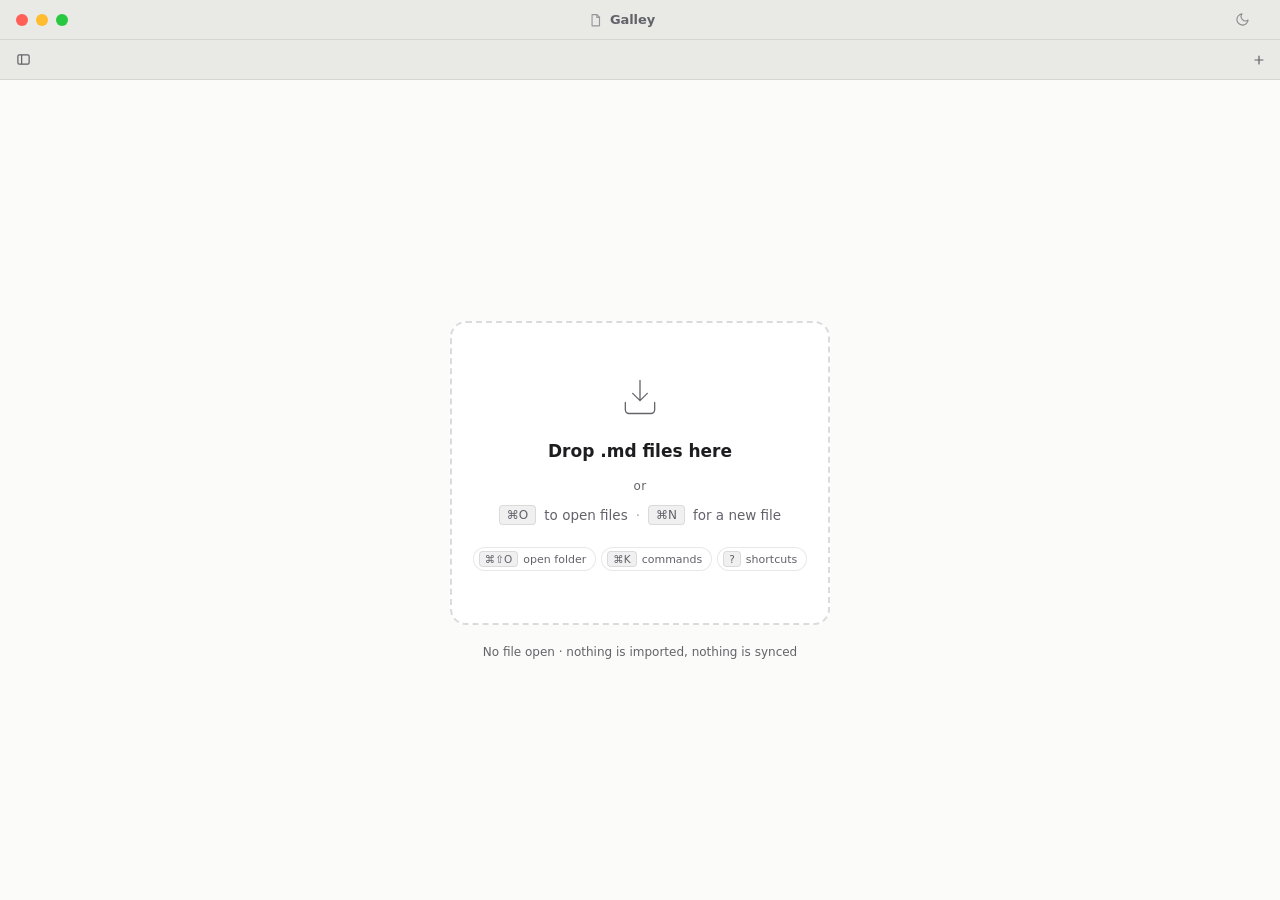
<file: app/index.html>
<!doctype html>
<html lang="en">
<head>
  <meta charset="UTF-8">
  <meta name="viewport" content="width=device-width, initial-scale=1.0">
  <meta name="color-scheme" content="light dark">
  <title>Galley</title>
  <link rel="icon" href="data:image/svg+xml,%3Csvg xmlns='http://www.w3.org/2000/svg' viewBox='0 0 16 16'%3E%3Crect width='16' height='16' rx='3' fill='%232d68d8'/%3E%3Cpath d='M4.5 5h7M4.5 8h7M4.5 11h4.5' stroke='white' stroke-width='1.3' stroke-linecap='round'/%3E%3C/svg%3E">
  <link rel="stylesheet" href="css/tv-tokens.css">
  <link rel="stylesheet" href="css/tv-app.css">
  <link rel="stylesheet" href="css/tv-tauri.css">
  <link rel="stylesheet" href="css/tv-print.css">
  <style>
    html, body, #tv-root {
      height: 100%;
      margin: 0;
      padding: 0;
      overflow: hidden;
    }
    #tv-root {
      width: 100%;
      position: relative;
    }
    /* ── Minimal fallback styles for new elements (dev-design owns full CSS) ── */

    /* C-37: .tv-titlebtn / .tv-theme-toggle removed from here — this inline
       block loads AFTER tv-app.css and silently won every tie (the ISS-002
       cascade gotcha, CLAUDE.md), so its opacity:0.4 was overriding
       tv-app.css's carefully-tuned opacity:.72 (UV-06, tuned to pass WCAG
       1.4.11 non-text contrast). tv-app.css now owns the component
       entirely, .tv-theme-toggle's line-height:1 included. */

    /* F-07: Find bar — full styling lives in tv-app.css (.tv-find et al.).
       ISS-002: the old inline fallback below set `bottom: 12px` and loaded
       AFTER tv-app.css, so it won the cascade and — combined with tv-app.css's
       `top` — stretched the bar to full viewport height. Removed so the
       canonical top-anchored, compact .tv-find in tv-app.css wins. */

    /* C-13: the duplicate find-mark rules that used to live here are gone —
       same ISS-002 cascade problem (this block loads after tv-app.css and
       wins ties), and they fought tv-app.css's `.md mark[data-find].current`
       rule instead of matching it. tv-app.css owns .md mark[data-find] now. */

    /* F-02: Recent sidebar section */
    .tv-side-recent { opacity: 0.75; }
    .tv-side-recent:hover { opacity: 1; }
    .tv-side-recent-label { font-size: 10px; opacity: 0.5; text-transform: uppercase; letter-spacing: .04em; }

    /* U-09: Empty state recent files */
    .tv-empty-recent {
      margin-top: 16px;
      width: 100%;
      max-width: 400px;
    }
    .tv-recent-row {
      display: flex;
      flex-direction: column;
      padding: 6px 10px;
      border-radius: 6px;
      cursor: pointer;
      gap: 1px;
    }
    .tv-recent-row:hover { background: var(--tv-bg-hover, rgba(0,0,0,.05)); }
    .tv-recent-name { font-size: 13px; font-weight: 500; }
    .tv-recent-path { font-size: 10px; opacity: 0.5; overflow: hidden; text-overflow: ellipsis; white-space: nowrap; }
  </style>
</head>
<body>
  <div id="tv-root"></div>

  <!-- D-02: #tv-controls persistent pill removed. Theme and accent switching
       is available via the command palette (⌘K → "Commands" group).
       dependency order: icons → docs → markdown → feature modules → app → native bridge -->
  <script src="js/tv-icons.js"></script>
  <script src="js/tv-docs.js"></script>
  <script src="js/vendor/marked.umd.js"></script>
  <script src="js/vendor/purify.min.js"></script>
  <script src="js/tv-markdown.js"></script>
  <script src="js/tv-imgfix.js"></script>
  <script src="js/tv-edit.js"></script>
  <script src="js/tv-pathfind.js"></script>
  <script src="js/tv-palette.js"></script>
  <script src="js/tv-search.js"></script>
  <script src="js/tv-files.js"></script>
  <script src="js/tv-live.js"></script>
  <script src="js/tv-tree.js"></script>
  <script src="js/tv-swipe.js"></script>
  <script src="js/tv-motion.js"></script>
  <script src="js/tv-docmenu.js"></script>
  <script src="js/tv-app.js"></script>
  <script src="js/tv-progress.js"></script>
  <script src="js/tv-native.js"></script>
</body>
</html>
</file>
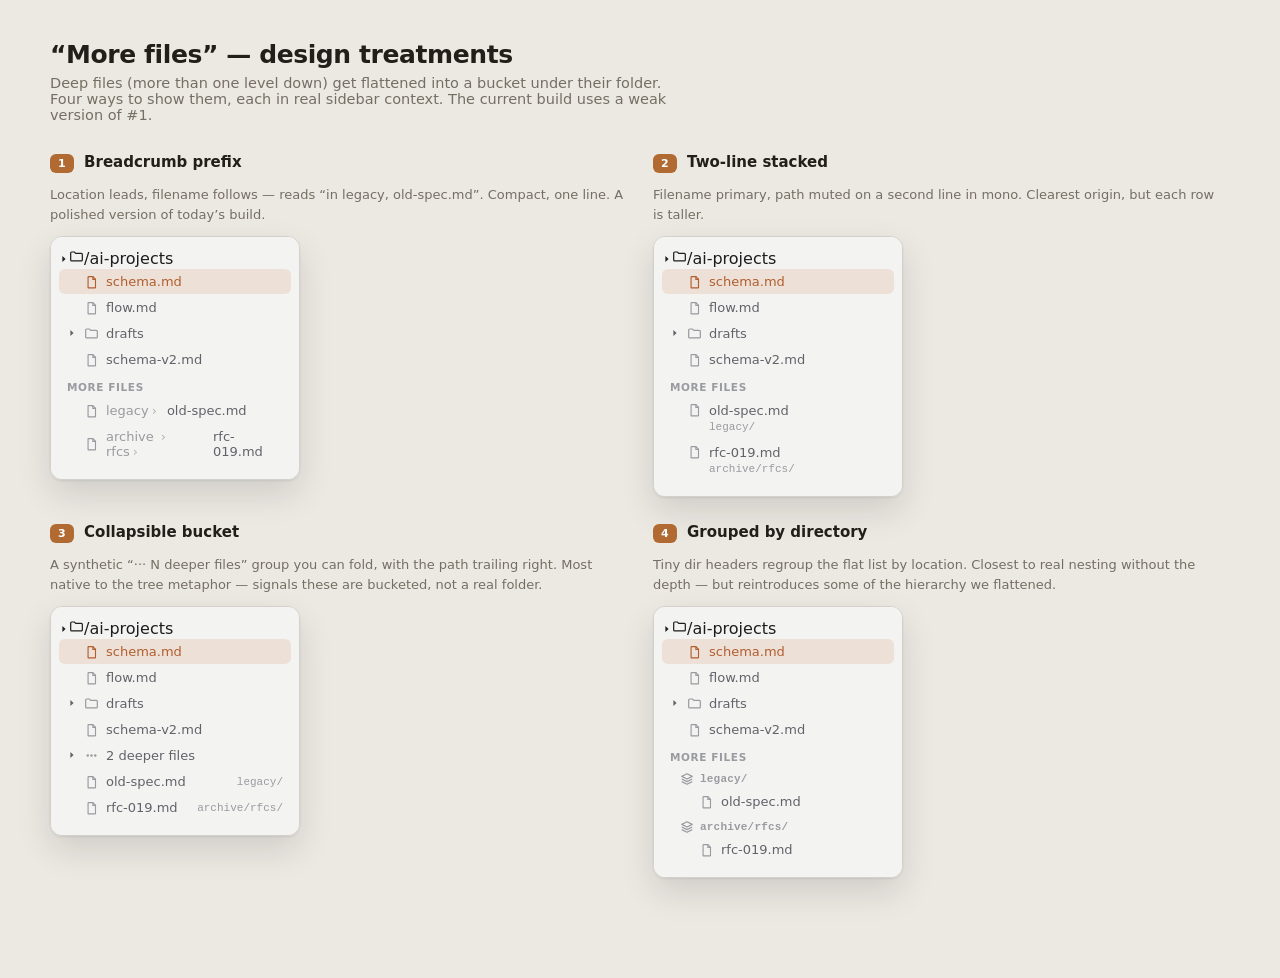
<file: design-bundle/project/tiny-viewer More Files Options.html>
<!doctype html>
<html lang="en">
<head>
<meta charset="utf-8">
<meta name="viewport" content="width=device-width, initial-scale=1">
<meta name="color-scheme" content="light dark">
<title>tiny-viewer — "More files" treatments</title>
<link rel="stylesheet" href="tiny-viewer/tv-tokens.css">
<link rel="stylesheet" href="tiny-viewer/tv-app.css">
<style>
  html, body { margin: 0; background: #ece9e3 !important; color-scheme: light dark; }
  .page { max-width: 1180px; margin: 0 auto; padding: 40px 32px 100px; font-family: -apple-system, BlinkMacSystemFont, "Segoe UI", system-ui, sans-serif; }
  .page h1 { font-size: 25px; letter-spacing: -.4px; margin: 0 0 6px; color: #221f1a !important; }
  .page .sub { font-size: 14.5px; color: #756e63 !important; margin: 0 0 30px; max-width: 640px; text-wrap: pretty; }
  .grid { display: grid; grid-template-columns: repeat(2, 1fr); gap: 26px; }
  @media (max-width: 920px){ .grid { grid-template-columns: 1fr; } }
  .opt { display: flex; flex-direction: column; gap: 12px; }
  .opt-head { display: flex; align-items: baseline; gap: 10px; }
  .opt-tag { font-size: 11px; font-weight: 700; letter-spacing: .4px; color: #fff !important; background: #b06a32 !important; border-radius: 6px; padding: 3px 8px; }
  .opt-name { font-size: 15px; font-weight: 650; color: #221f1a !important; }
  .opt-note { font-size: 13px; color: #756e63 !important; margin: 0; line-height: 1.5; text-wrap: pretty; }
  /* render each mini sidebar as a real chunk of the app */
  .mini {
    width: 248px; border: 1px solid rgba(0,0,0,.1); border-radius: 12px; overflow: hidden;
    box-shadow: 0 1px 2px rgba(0,0,0,.08), 0 14px 34px rgba(0,0,0,.12);
  }
  .mini .tv-sidebar { width: 248px; height: auto; border-right: 0; }
  .mini .tv-side-scroll { overflow: visible; padding-bottom: 14px; }

  /* ════ shared deep-file primitives the treatments draw on ════ */
  /* T1 — breadcrumb prefix */
  .mf1-crumb { color: var(--tv-text-muted) !important; }
  .mf1-crumb .sep { margin: 0 3px; opacity: .7; }
  .mf1-name { color: var(--tv-text-secondary) !important; }
  .tv-tree-row.active .mf1-name, .tv-tree-row.active .mf1-crumb { color: var(--tv-accent-text) !important; }

  /* T2 — two-line stacked */
  .mf2-row { align-items: flex-start !important; }
  .mf2-stack { display: flex; flex-direction: column; gap: 1px; min-width: 0; }
  .mf2-name { color: var(--tv-text-secondary) !important; line-height: 1.3; }
  .mf2-path { font-size: 11px; color: var(--tv-text-muted) !important; line-height: 1.2; font-family: var(--tv-font-mono); }

  /* T3 — collapsible synthetic bucket */
  .mf3-head { font-style: normal; }
  .mf3-head .ic-ell { color: var(--tv-text-muted); display: inline-flex; }
  .mf3-trail { margin-left: auto; font-size: 11px; color: var(--tv-text-muted) !important; font-family: var(--tv-font-mono); flex: 0 0 auto; padding-left: 8px; }
  .tv-tree-row.active .mf3-trail { color: var(--tv-accent-text) !important; opacity: .8; }

  /* T4 — grouped by directory, lightweight */
  .mf4-dir {
    display: flex; align-items: center; gap: 6px; padding: 5px 8px 2px 18px;
    font-size: 11px; font-weight: 600; letter-spacing: .2px; color: var(--tv-text-muted) !important;
    font-family: var(--tv-font-mono);
  }
  .mf4-dir .ic { opacity: .8; display: inline-flex; }
  .tv-tree-row.file.mf4-file { padding-left: 38px; }
</style>
</head>
<body>
<div class="page">
  <h1>“More files” — design treatments</h1>
  <p class="sub">Deep files (more than one level down) get flattened into a bucket under their folder. Four ways to show them, each in real sidebar context. The current build uses a weak version of #1.</p>
  <div class="grid" id="grid"></div>
</div>

<script src="tiny-viewer/tv-markdown.js"></script>
<script>
const ICON = {
  folder: '<svg width="15" height="15" viewBox="0 0 16 16" fill="none" stroke="currentColor" stroke-width="1.3"><path d="M1.8 4.2c0-.6.4-1 1-1h3l1.4 1.4h6c.6 0 1 .4 1 1v6c0 .6-.4 1-1 1H2.8c-.6 0-1-.4-1-1V4.2Z"/></svg>',
  doc: '<svg width="14" height="14" viewBox="0 0 16 16" fill="none" stroke="currentColor" stroke-width="1.3"><path d="M4 1.8h5l3 3v9.4c0 .3-.2.5-.5.5H4c-.3 0-.5-.2-.5-.5V2.3c0-.3.2-.5.5-.5Z"/><path d="M9 1.8v3.2h3"/></svg>',
  chev: '<svg width="10" height="10" viewBox="0 0 10 10" fill="currentColor"><path d="M3.4 2 6.6 5 3.4 8z"/></svg>',
  ellipsis: '<svg width="15" height="15" viewBox="0 0 16 16" fill="currentColor"><circle cx="4" cy="8" r="1.3"/><circle cx="8" cy="8" r="1.3"/><circle cx="12" cy="8" r="1.3"/></svg>',
  layers: '<svg width="14" height="14" viewBox="0 0 16 16" fill="none" stroke="currentColor" stroke-width="1.3" stroke-linejoin="round"><path d="M8 2 2 5l6 3 6-3-6-3Z"/><path d="m2 8 6 3 6-3M2 11l6 3 6-3"/></svg>',
};

// the shared top of every mini sidebar (folder head + a couple files + a real subfolder)
function commonTop() {
  return (
    '<div class="tv-folder-head"><span class="tv-chev open">' + ICON.chev + '</span>' + ic(ICON.folder) + '<span class="fname">/ai-projects</span></div>' +
    '<div class="tv-folder-body">' +
      row('schema.md', { active: true }) +
      row('flow.md') +
      '<div class="tv-tree-row subfolder"><span class="tv-chev open">' + ICON.chev + '</span>' + ic(ICON.folder) + '<span>drafts</span></div>' +
      row('schema-v2.md', { nested: true })
  );
}
function ic(d, cls) { return '<span class="ic ' + (cls || '') + '">' + d + '</span>'; }
function row(name, o) {
  o = o || {};
  return '<div class="tv-tree-row file' + (o.active ? ' active' : '') + (o.nested ? ' nested' : '') + '">' +
    ic(ICON.doc) + '<span class="tname">' + name + '</span></div>';
}
function shell(inner) {
  return '<div class="mini"><aside class="tv tv--light tv--accent-warm tv-sidebar"><div class="tv-side-scroll">' +
    commonTop() + inner + '</div></aside></div>';
}

const DEEP = [
  { name: 'old-spec.md', dir: 'legacy', crumb: 'legacy' },
  { name: 'rfc-019.md', dir: 'archive/rfcs', crumb: 'archive › rfcs' },
];

// ── Treatment 1: breadcrumb prefix (location leads, then file) ──
function t1() {
  let s = '<div class="tv-side-label more">More files</div>';
  DEEP.forEach(function (d) {
    s += '<div class="tv-tree-row file"><span class="ic">' + ICON.doc + '</span>' +
      '<span class="mf1-crumb">' + d.crumb.replace(/›/g, '<span class="sep">›</span>') + '<span class="sep">›</span></span>' +
      '<span class="mf1-name">' + d.name + '</span></div>';
  });
  return s + '</div>';
}

// ── Treatment 2: two-line stacked (file primary, path beneath) ──
function t2() {
  let s = '<div class="tv-side-label more">More files</div>';
  DEEP.forEach(function (d) {
    s += '<div class="tv-tree-row file mf2-row"><span class="ic">' + ICON.doc + '</span>' +
      '<span class="mf2-stack"><span class="mf2-name">' + d.name + '</span>' +
      '<span class="mf2-path">' + d.dir + '/</span></span></div>';
  });
  return s + '</div>';
}

// ── Treatment 3: collapsible synthetic bucket, trailing path ──
function t3() {
  let s = '<div class="tv-tree-row subfolder mf3-head"><span class="tv-chev open">' + ICON.chev + '</span>' +
    '<span class="ic-ell">' + ICON.ellipsis + '</span><span>' + DEEP.length + ' deeper files</span></div>';
  DEEP.forEach(function (d) {
    s += '<div class="tv-tree-row file nested"><span class="ic">' + ICON.doc + '</span>' +
      '<span class="tname">' + d.name + '</span><span class="mf3-trail">' + d.dir + '/</span></div>';
  });
  return s + '</div>';
}

// ── Treatment 4: grouped under lightweight dir headers ──
function t4() {
  let s = '<div class="tv-side-label more">More files</div>';
  DEEP.forEach(function (d) {
    s += '<div class="mf4-dir">' + ICON.layers + d.dir + '/</div>' +
      '<div class="tv-tree-row file mf4-file"><span class="ic">' + ICON.doc + '</span><span class="tname">' + d.name + '</span></div>';
  });
  return s + '</div>';
}

const OPTS = [
  { tag: '1', name: 'Breadcrumb prefix', note: 'Location leads, filename follows — reads “in legacy, old-spec.md”. Compact, one line. A polished version of today’s build.', build: t1 },
  { tag: '2', name: 'Two-line stacked', note: 'Filename primary, path muted on a second line in mono. Clearest origin, but each row is taller.', build: t2 },
  { tag: '3', name: 'Collapsible bucket', note: 'A synthetic “··· N deeper files” group you can fold, with the path trailing right. Most native to the tree metaphor — signals these are bucketed, not a real folder.', build: t3 },
  { tag: '4', name: 'Grouped by directory', note: 'Tiny dir headers regroup the flat list by location. Closest to real nesting without the depth — but reintroduces some of the hierarchy we flattened.', build: t4 },
];

const grid = document.getElementById('grid');
OPTS.forEach(function (o) {
  const el = document.createElement('div');
  el.className = 'opt';
  el.innerHTML =
    '<div class="opt-head"><span class="opt-tag">' + o.tag + '</span><span class="opt-name">' + o.name + '</span></div>' +
    '<p class="opt-note">' + o.note + '</p>' +
    shell(o.build());
  grid.appendChild(el);
});
</script>
</body>
</html>
</file>
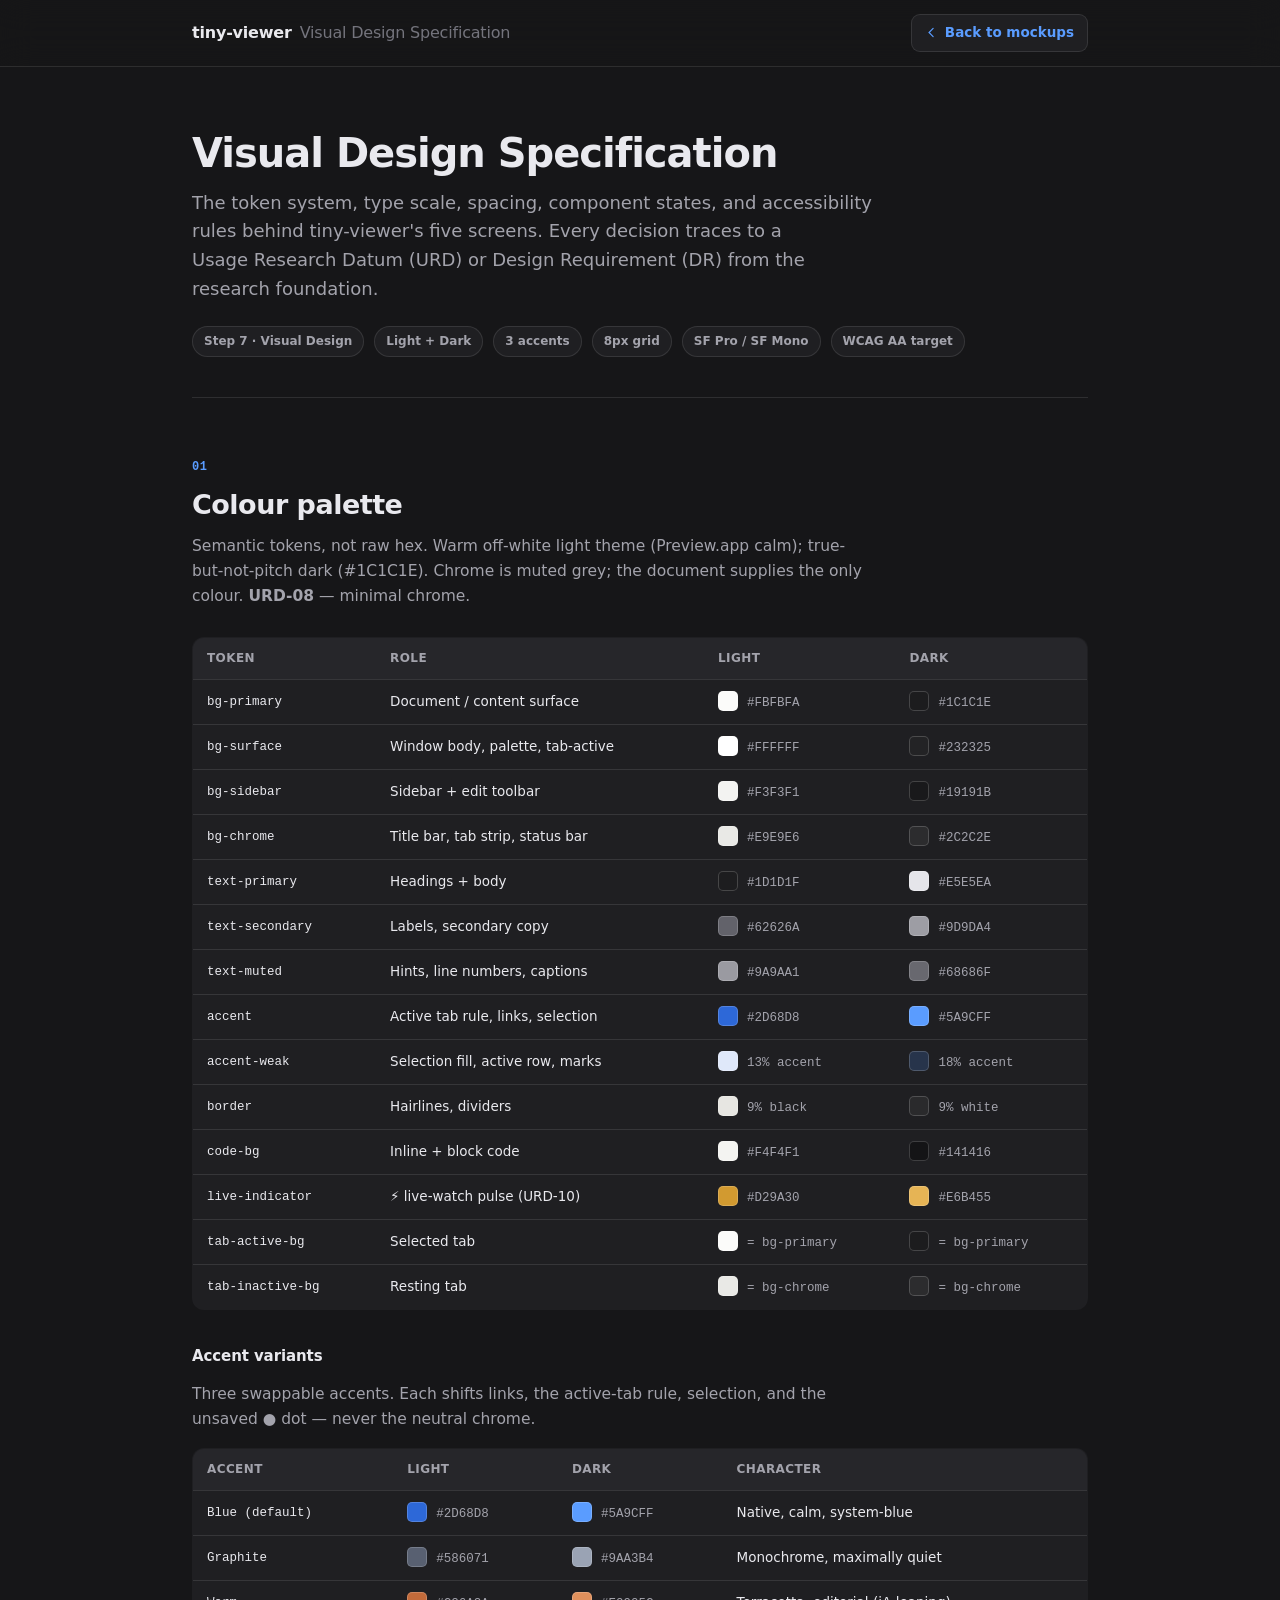
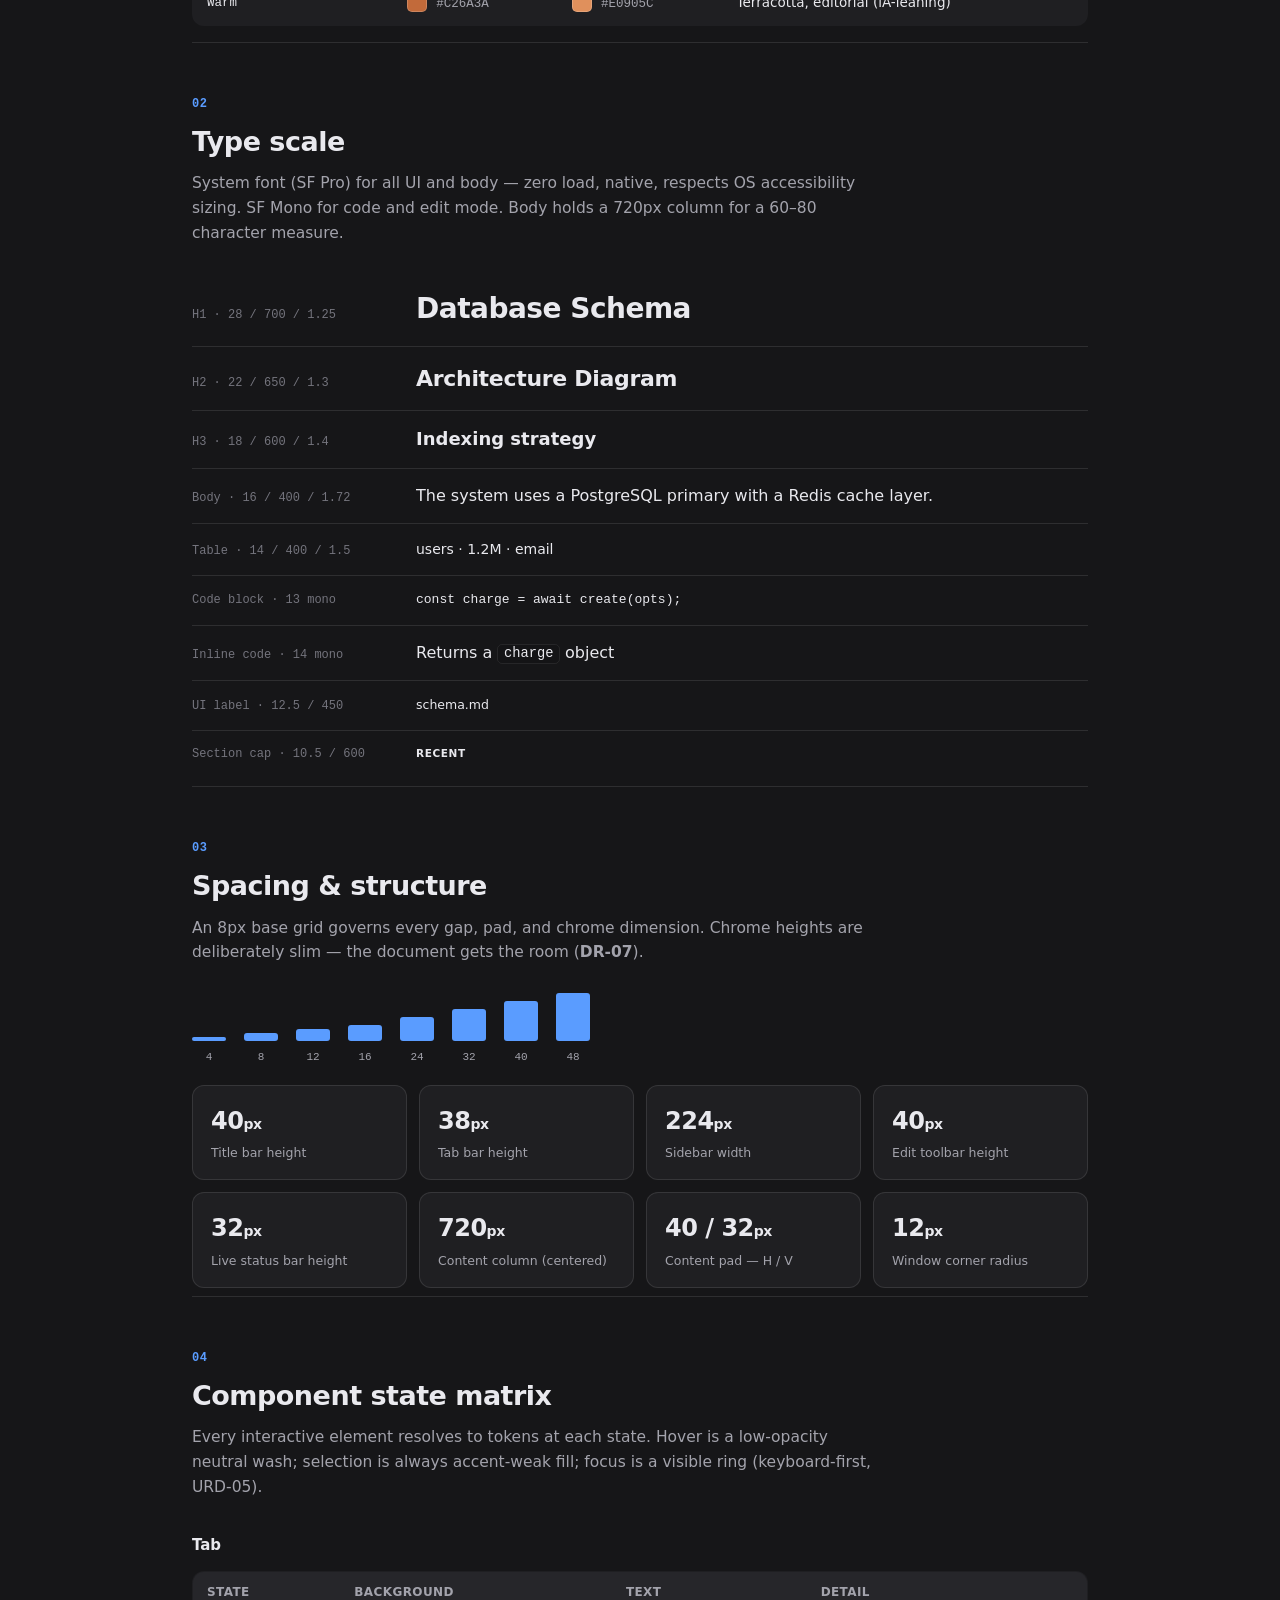
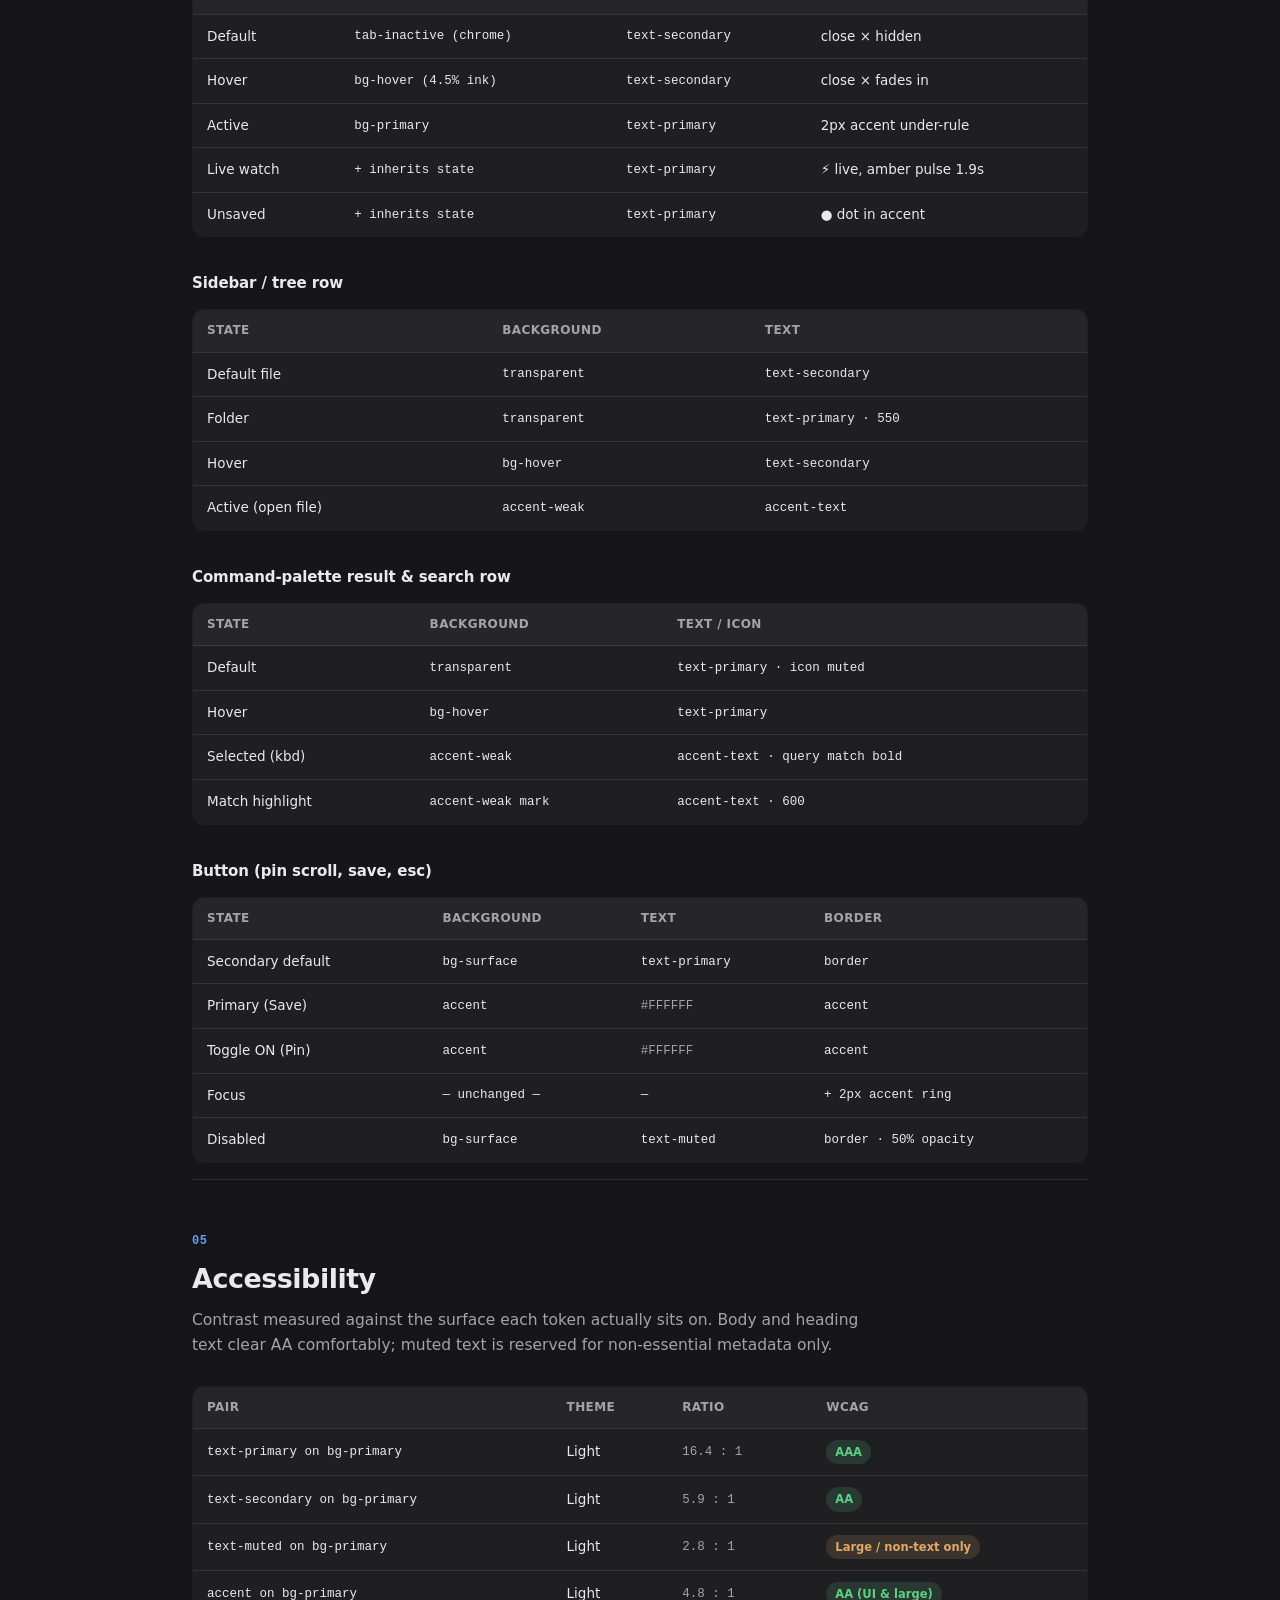
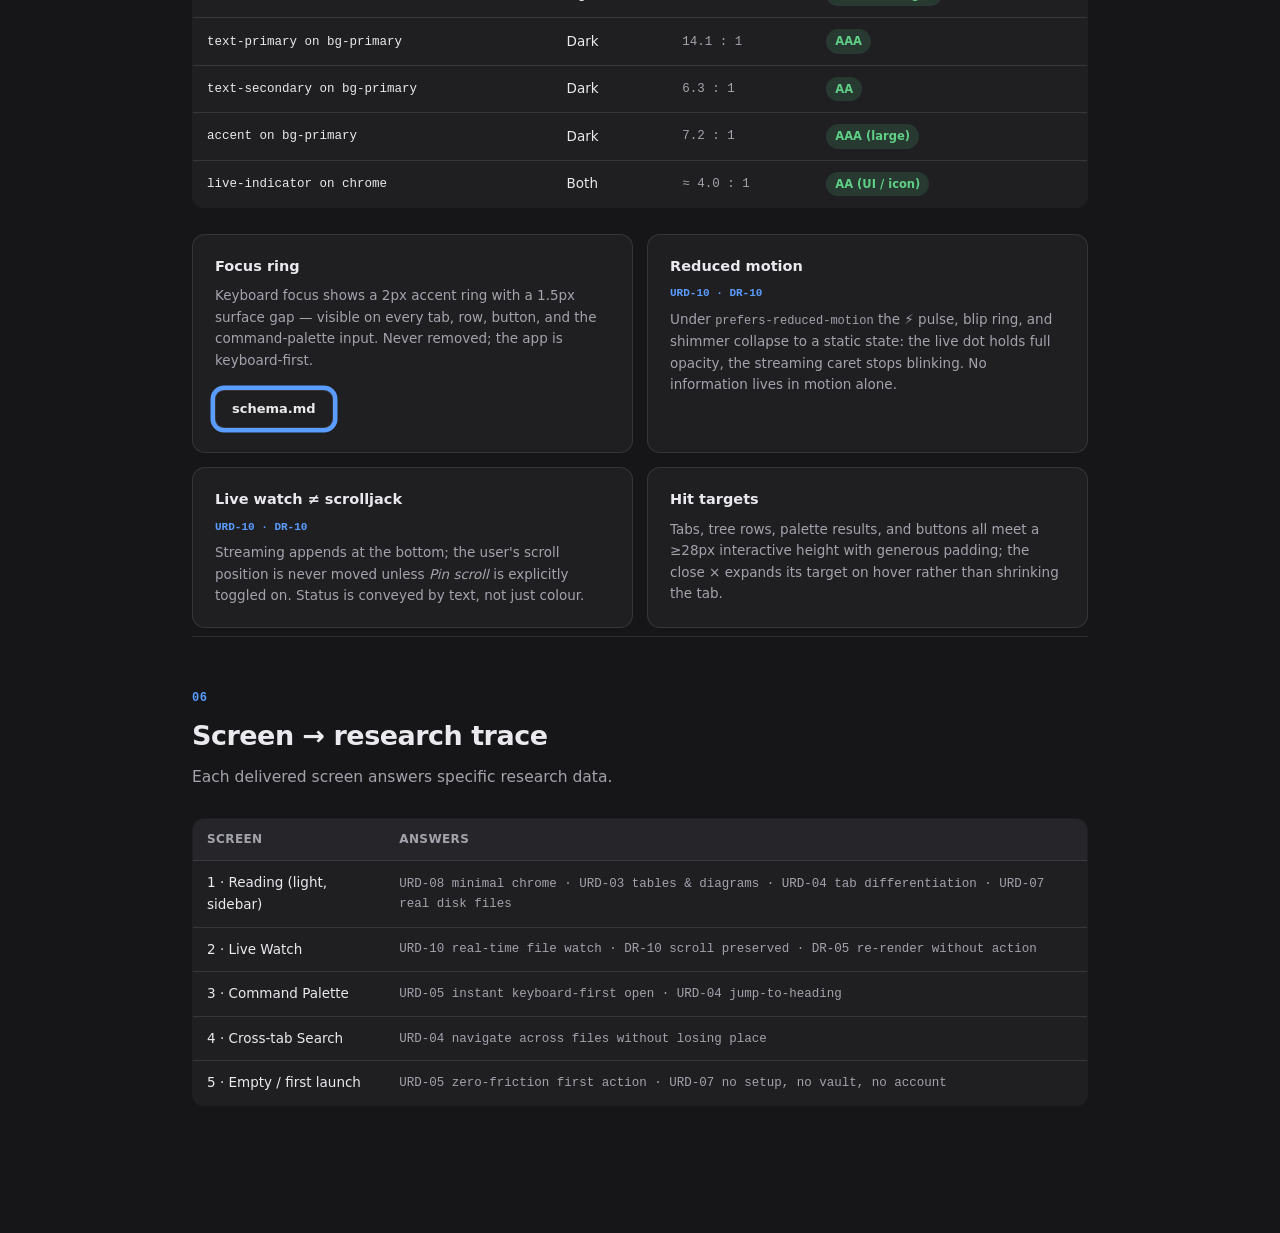
<file: design-bundle/project/tiny-viewer Visual Spec.html>
<!doctype html>
<html lang="en">
<head>
<meta charset="utf-8">
<meta name="viewport" content="width=device-width, initial-scale=1">
<meta name="color-scheme" content="light dark">
<title>tiny-viewer — Visual Design Specification</title>
<link rel="stylesheet" href="tiny-viewer/spec.css">
</head>
<body>
<div class="topbar"><div class="inner">
  <span class="name">tiny&#8209;viewer<span class="dim">Visual Design Specification</span></span>
  <a class="back" href="tiny-viewer Mockups.html">
    <svg width="13" height="13" viewBox="0 0 16 16" fill="none" stroke="currentColor" stroke-width="1.5" stroke-linecap="round"><path d="M10 3 5 8l5 5"/></svg>
    Back to mockups
  </a>
</div></div>

<div class="wrap">
<header class="page">
  <h1>Visual Design Specification</h1>
  <p>The token system, type scale, spacing, component states, and accessibility rules behind tiny-viewer's
     five screens. Every decision traces to a Usage Research Datum (URD) or Design Requirement (DR) from the
     research foundation.</p>
  <div class="meta-row">
    <span class="chip">Step 7 · Visual Design</span>
    <span class="chip">Light + Dark</span>
    <span class="chip">3 accents</span>
    <span class="chip">8px grid</span>
    <span class="chip">SF Pro / SF Mono</span>
    <span class="chip">WCAG AA target</span>
  </div>
</header>

<!-- 1 · COLOUR -->
<section id="colour">
  <div class="sec-no">01</div>
  <h2>Colour palette</h2>
  <p class="lede">Semantic tokens, not raw hex. Warm off-white light theme (Preview.app calm); true-but-not-pitch
     dark (#1C1C1E). Chrome is muted grey; the document supplies the only colour. <strong>URD-08</strong> — minimal chrome.</p>

  <table>
    <thead><tr><th>Token</th><th>Role</th><th>Light</th><th>Dark</th></tr></thead>
    <tbody>
      <tr><td class="tok">bg-primary</td><td>Document / content surface</td>
        <td class="hex"><span class="sw" style="background:#fbfbfa"></span>#FBFBFA</td>
        <td class="hex"><span class="sw" style="background:#1c1c1e"></span>#1C1C1E</td></tr>
      <tr><td class="tok">bg-surface</td><td>Window body, palette, tab-active</td>
        <td class="hex"><span class="sw" style="background:#ffffff"></span>#FFFFFF</td>
        <td class="hex"><span class="sw" style="background:#232325"></span>#232325</td></tr>
      <tr><td class="tok">bg-sidebar</td><td>Sidebar + edit toolbar</td>
        <td class="hex"><span class="sw" style="background:#f3f3f1"></span>#F3F3F1</td>
        <td class="hex"><span class="sw" style="background:#19191b"></span>#19191B</td></tr>
      <tr><td class="tok">bg-chrome</td><td>Title bar, tab strip, status bar</td>
        <td class="hex"><span class="sw" style="background:#e9e9e6"></span>#E9E9E6</td>
        <td class="hex"><span class="sw" style="background:#2c2c2e"></span>#2C2C2E</td></tr>
      <tr><td class="tok">text-primary</td><td>Headings + body</td>
        <td class="hex"><span class="sw" style="background:#1d1d1f"></span>#1D1D1F</td>
        <td class="hex"><span class="sw" style="background:#e5e5ea"></span>#E5E5EA</td></tr>
      <tr><td class="tok">text-secondary</td><td>Labels, secondary copy</td>
        <td class="hex"><span class="sw" style="background:#62626a"></span>#62626A</td>
        <td class="hex"><span class="sw" style="background:#9d9da4"></span>#9D9DA4</td></tr>
      <tr><td class="tok">text-muted</td><td>Hints, line numbers, captions</td>
        <td class="hex"><span class="sw" style="background:#9a9aa1"></span>#9A9AA1</td>
        <td class="hex"><span class="sw" style="background:#68686f"></span>#68686F</td></tr>
      <tr><td class="tok">accent</td><td>Active tab rule, links, selection</td>
        <td class="hex"><span class="sw" style="background:#2d68d8"></span>#2D68D8</td>
        <td class="hex"><span class="sw" style="background:#5a9cff"></span>#5A9CFF</td></tr>
      <tr><td class="tok">accent-weak</td><td>Selection fill, active row, marks</td>
        <td class="hex"><span class="sw" style="background:#dfe8fa"></span>13% accent</td>
        <td class="hex"><span class="sw" style="background:#27344b"></span>18% accent</td></tr>
      <tr><td class="tok">border</td><td>Hairlines, dividers</td>
        <td class="hex"><span class="sw" style="background:#e7e6e2"></span>9% black</td>
        <td class="hex"><span class="sw" style="background:#2a2a2c"></span>9% white</td></tr>
      <tr><td class="tok">code-bg</td><td>Inline + block code</td>
        <td class="hex"><span class="sw" style="background:#f4f4f1"></span>#F4F4F1</td>
        <td class="hex"><span class="sw" style="background:#141416"></span>#141416</td></tr>
      <tr><td class="tok">live-indicator</td><td>⚡ live-watch pulse (URD-10)</td>
        <td class="hex"><span class="sw" style="background:#d29a30"></span>#D29A30</td>
        <td class="hex"><span class="sw" style="background:#e6b455"></span>#E6B455</td></tr>
      <tr><td class="tok">tab-active-bg</td><td>Selected tab</td>
        <td class="hex"><span class="sw" style="background:#fbfbfa"></span>= bg-primary</td>
        <td class="hex"><span class="sw" style="background:#1c1c1e"></span>= bg-primary</td></tr>
      <tr><td class="tok">tab-inactive-bg</td><td>Resting tab</td>
        <td class="hex"><span class="sw" style="background:#e9e9e6"></span>= bg-chrome</td>
        <td class="hex"><span class="sw" style="background:#2c2c2e"></span>= bg-chrome</td></tr>
    </tbody>
  </table>

  <h3>Accent variants</h3>
  <p class="lede" style="margin-bottom:16px">Three swappable accents. Each shifts links, the active-tab rule, selection, and the
     unsaved ● dot — never the neutral chrome.</p>
  <table>
    <thead><tr><th>Accent</th><th>Light</th><th>Dark</th><th>Character</th></tr></thead>
    <tbody>
      <tr><td class="tok">Blue (default)</td>
        <td class="hex"><span class="sw" style="background:#2d68d8"></span>#2D68D8</td>
        <td class="hex"><span class="sw" style="background:#5a9cff"></span>#5A9CFF</td><td>Native, calm, system-blue</td></tr>
      <tr><td class="tok">Graphite</td>
        <td class="hex"><span class="sw" style="background:#586071"></span>#586071</td>
        <td class="hex"><span class="sw" style="background:#9aa3b4"></span>#9AA3B4</td><td>Monochrome, maximally quiet</td></tr>
      <tr><td class="tok">Warm</td>
        <td class="hex"><span class="sw" style="background:#c26a3a"></span>#C26A3A</td>
        <td class="hex"><span class="sw" style="background:#e0905c"></span>#E0905C</td><td>Terracotta, editorial (iA-leaning)</td></tr>
    </tbody>
  </table>
</section>

<!-- 2 · TYPE -->
<section id="type">
  <div class="sec-no">02</div>
  <h2>Type scale</h2>
  <p class="lede">System font (SF Pro) for all UI and body — zero load, native, respects OS accessibility sizing.
     SF Mono for code and edit mode. Body holds a 720px column for a 60–80 character measure.</p>

  <div class="type-row"><div class="type-spec">H1 · 28 / 700 / 1.25</div><div class="type-sample" style="font-size:28px;font-weight:700;letter-spacing:-.5px">Database Schema</div></div>
  <div class="type-row"><div class="type-spec">H2 · 22 / 650 / 1.3</div><div class="type-sample" style="font-size:22px;font-weight:650;letter-spacing:-.3px">Architecture Diagram</div></div>
  <div class="type-row"><div class="type-spec">H3 · 18 / 600 / 1.4</div><div class="type-sample" style="font-size:18px;font-weight:600">Indexing strategy</div></div>
  <div class="type-row"><div class="type-spec">Body · 16 / 400 / 1.72</div><div class="type-sample" style="font-size:16px">The system uses a PostgreSQL primary with a Redis cache layer.</div></div>
  <div class="type-row"><div class="type-spec">Table · 14 / 400 / 1.5</div><div class="type-sample" style="font-size:14px">users · 1.2M · email</div></div>
  <div class="type-row"><div class="type-spec">Code block · 13 mono</div><div class="type-sample" style="font-family:var(--mono);font-size:13px">const charge = await create(opts);</div></div>
  <div class="type-row"><div class="type-spec">Inline code · 14 mono</div><div class="type-sample" style="font-size:16px">Returns a <code style="font-family:var(--mono);font-size:.86em;background:#141416;border:1px solid #ffffff14;border-radius:5px;padding:.1em .4em">charge</code> object</div></div>
  <div class="type-row"><div class="type-spec">UI label · 12.5 / 450</div><div class="type-sample" style="font-size:12.5px;color:var(--ink2)">schema.md</div></div>
  <div class="type-row"><div class="type-spec">Section cap · 10.5 / 600</div><div class="type-sample" style="font-size:10.5px;font-weight:600;letter-spacing:.6px;text-transform:uppercase;color:var(--ink3)">Recent</div></div>
</section>

<!-- 3 · SPACING -->
<section id="spacing">
  <div class="sec-no">03</div>
  <h2>Spacing &amp; structure</h2>
  <p class="lede">An 8px base grid governs every gap, pad, and chrome dimension. Chrome heights are deliberately
     slim — the document gets the room (<strong>DR-07</strong>).</p>

  <div class="grid-scale">
    <div class="gs"><div class="bar" style="height:4px"></div><div class="lab">4</div></div>
    <div class="gs"><div class="bar" style="height:8px"></div><div class="lab">8</div></div>
    <div class="gs"><div class="bar" style="height:12px"></div><div class="lab">12</div></div>
    <div class="gs"><div class="bar" style="height:16px"></div><div class="lab">16</div></div>
    <div class="gs"><div class="bar" style="height:24px"></div><div class="lab">24</div></div>
    <div class="gs"><div class="bar" style="height:32px"></div><div class="lab">32</div></div>
    <div class="gs"><div class="bar" style="height:40px"></div><div class="lab">40</div></div>
    <div class="gs"><div class="bar" style="height:48px"></div><div class="lab">48</div></div>
  </div>

  <div class="measure-grid">
    <div class="mcard"><div class="v">40<span style="font-size:14px">px</span></div><div class="k">Title bar height</div></div>
    <div class="mcard"><div class="v">38<span style="font-size:14px">px</span></div><div class="k">Tab bar height</div></div>
    <div class="mcard"><div class="v">224<span style="font-size:14px">px</span></div><div class="k">Sidebar width</div></div>
    <div class="mcard"><div class="v">40<span style="font-size:14px">px</span></div><div class="k">Edit toolbar height</div></div>
    <div class="mcard"><div class="v">32<span style="font-size:14px">px</span></div><div class="k">Live status bar height</div></div>
    <div class="mcard"><div class="v">720<span style="font-size:14px">px</span></div><div class="k">Content column (centered)</div></div>
    <div class="mcard"><div class="v">40 / 32<span style="font-size:14px">px</span></div><div class="k">Content pad — H / V</div></div>
    <div class="mcard"><div class="v">12<span style="font-size:14px">px</span></div><div class="k">Window corner radius</div></div>
  </div>
</section>

<!-- 4 · COMPONENT STATES -->
<section id="states">
  <div class="sec-no">04</div>
  <h2>Component state matrix</h2>
  <p class="lede">Every interactive element resolves to tokens at each state. Hover is a low-opacity neutral wash;
     selection is always <span class="tok">accent-weak</span> fill; focus is a visible ring (keyboard-first, URD-05).</p>

  <h3>Tab</h3>
  <table>
    <thead><tr><th>State</th><th>Background</th><th>Text</th><th>Detail</th></tr></thead>
    <tbody>
      <tr><td>Default</td><td class="tok">tab-inactive (chrome)</td><td class="tok">text-secondary</td><td>close × hidden</td></tr>
      <tr><td>Hover</td><td class="tok">bg-hover (4.5% ink)</td><td class="tok">text-secondary</td><td>close × fades in</td></tr>
      <tr><td>Active</td><td class="tok">bg-primary</td><td class="tok">text-primary</td><td>2px accent under-rule</td></tr>
      <tr><td>Live watch</td><td class="tok">+ inherits state</td><td class="tok">text-primary</td><td>⚡ live, amber pulse 1.9s</td></tr>
      <tr><td>Unsaved</td><td class="tok">+ inherits state</td><td class="tok">text-primary</td><td>● dot in accent</td></tr>
    </tbody>
  </table>

  <h3>Sidebar / tree row</h3>
  <table>
    <thead><tr><th>State</th><th>Background</th><th>Text</th></tr></thead>
    <tbody>
      <tr><td>Default file</td><td class="tok">transparent</td><td class="tok">text-secondary</td></tr>
      <tr><td>Folder</td><td class="tok">transparent</td><td class="tok">text-primary · 550</td></tr>
      <tr><td>Hover</td><td class="tok">bg-hover</td><td class="tok">text-secondary</td></tr>
      <tr><td>Active (open file)</td><td class="tok">accent-weak</td><td class="tok">accent-text</td></tr>
    </tbody>
  </table>

  <h3>Command-palette result &amp; search row</h3>
  <table>
    <thead><tr><th>State</th><th>Background</th><th>Text / icon</th></tr></thead>
    <tbody>
      <tr><td>Default</td><td class="tok">transparent</td><td class="tok">text-primary · icon muted</td></tr>
      <tr><td>Hover</td><td class="tok">bg-hover</td><td class="tok">text-primary</td></tr>
      <tr><td>Selected (kbd)</td><td class="tok">accent-weak</td><td class="tok">accent-text · query match bold</td></tr>
      <tr><td>Match highlight</td><td class="tok">accent-weak mark</td><td class="tok">accent-text · 600</td></tr>
    </tbody>
  </table>

  <h3>Button (pin scroll, save, esc)</h3>
  <table>
    <thead><tr><th>State</th><th>Background</th><th>Text</th><th>Border</th></tr></thead>
    <tbody>
      <tr><td>Secondary default</td><td class="tok">bg-surface</td><td class="tok">text-primary</td><td class="tok">border</td></tr>
      <tr><td>Primary (Save)</td><td class="tok">accent</td><td class="hex">#FFFFFF</td><td class="tok">accent</td></tr>
      <tr><td>Toggle ON (Pin)</td><td class="tok">accent</td><td class="hex">#FFFFFF</td><td class="tok">accent</td></tr>
      <tr><td>Focus</td><td class="tok">— unchanged —</td><td class="tok">—</td><td class="tok">+ 2px accent ring</td></tr>
      <tr><td>Disabled</td><td class="tok">bg-surface</td><td class="tok">text-muted</td><td class="tok">border · 50% opacity</td></tr>
    </tbody>
  </table>
</section>

<!-- 5 · ACCESSIBILITY -->
<section id="a11y">
  <div class="sec-no">05</div>
  <h2>Accessibility</h2>
  <p class="lede">Contrast measured against the surface each token actually sits on. Body and heading text clear AA
     comfortably; muted text is reserved for non-essential metadata only.</p>

  <table>
    <thead><tr><th>Pair</th><th>Theme</th><th>Ratio</th><th>WCAG</th></tr></thead>
    <tbody>
      <tr><td class="tok">text-primary on bg-primary</td><td>Light</td><td class="hex">16.4 : 1</td><td><span class="pill pass">AAA</span></td></tr>
      <tr><td class="tok">text-secondary on bg-primary</td><td>Light</td><td class="hex">5.9 : 1</td><td><span class="pill pass">AA</span></td></tr>
      <tr><td class="tok">text-muted on bg-primary</td><td>Light</td><td class="hex">2.8 : 1</td><td><span class="pill mid">Large / non-text only</span></td></tr>
      <tr><td class="tok">accent on bg-primary</td><td>Light</td><td class="hex">4.8 : 1</td><td><span class="pill pass">AA (UI &amp; large)</span></td></tr>
      <tr><td class="tok">text-primary on bg-primary</td><td>Dark</td><td class="hex">14.1 : 1</td><td><span class="pill pass">AAA</span></td></tr>
      <tr><td class="tok">text-secondary on bg-primary</td><td>Dark</td><td class="hex">6.3 : 1</td><td><span class="pill pass">AA</span></td></tr>
      <tr><td class="tok">accent on bg-primary</td><td>Dark</td><td class="hex">7.2 : 1</td><td><span class="pill pass">AAA (large)</span></td></tr>
      <tr><td class="tok">live-indicator on chrome</td><td>Both</td><td class="hex">≈ 4.0 : 1</td><td><span class="pill pass">AA (UI / icon)</span></td></tr>
    </tbody>
  </table>

  <div class="cards" style="margin-top:26px">
    <div class="card">
      <h4>Focus ring</h4>
      <p>Keyboard focus shows a 2px accent ring with a 1.5px surface gap — visible on every tab, row, button, and
         the command-palette input. Never removed; the app is keyboard-first.</p>
      <div style="margin-top:14px"><span class="focusring">schema.md</span></div>
    </div>
    <div class="card">
      <h4>Reduced motion</h4>
      <p class="urd">URD-10 · DR-10</p>
      <p style="margin-top:6px">Under <span class="tok" style="font-family:var(--mono);font-size:12px">prefers-reduced-motion</span>
         the ⚡ pulse, blip ring, and shimmer collapse to a static state: the live dot holds full opacity, the
         streaming caret stops blinking. No information lives in motion alone.</p>
    </div>
    <div class="card">
      <h4>Live watch ≠ scrolljack</h4>
      <p class="urd">URD-10 · DR-10</p>
      <p style="margin-top:6px">Streaming appends at the bottom; the user's scroll position is never moved unless
         <em>Pin scroll</em> is explicitly toggled on. Status is conveyed by text, not just colour.</p>
    </div>
    <div class="card">
      <h4>Hit targets</h4>
      <p>Tabs, tree rows, palette results, and buttons all meet a ≥28px interactive height with generous padding;
         the close × expands its target on hover rather than shrinking the tab.</p>
    </div>
  </div>
</section>

<section id="trace" style="border-bottom:0">
  <div class="sec-no">06</div>
  <h2>Screen → research trace</h2>
  <p class="lede">Each delivered screen answers specific research data.</p>
  <table>
    <thead><tr><th>Screen</th><th>Answers</th></tr></thead>
    <tbody>
      <tr><td>1 · Reading (light, sidebar)</td><td class="hex">URD-08 minimal chrome · URD-03 tables &amp; diagrams · URD-04 tab differentiation · URD-07 real disk files</td></tr>
      <tr><td>2 · Live Watch</td><td class="hex">URD-10 real-time file watch · DR-10 scroll preserved · DR-05 re-render without action</td></tr>
      <tr><td>3 · Command Palette</td><td class="hex">URD-05 instant keyboard-first open · URD-04 jump-to-heading</td></tr>
      <tr><td>4 · Cross-tab Search</td><td class="hex">URD-04 navigate across files without losing place</td></tr>
      <tr><td>5 · Empty / first launch</td><td class="hex">URD-05 zero-friction first action · URD-07 no setup, no vault, no account</td></tr>
    </tbody>
  </table>
</section>
</div>
</body>
</html>
</file>
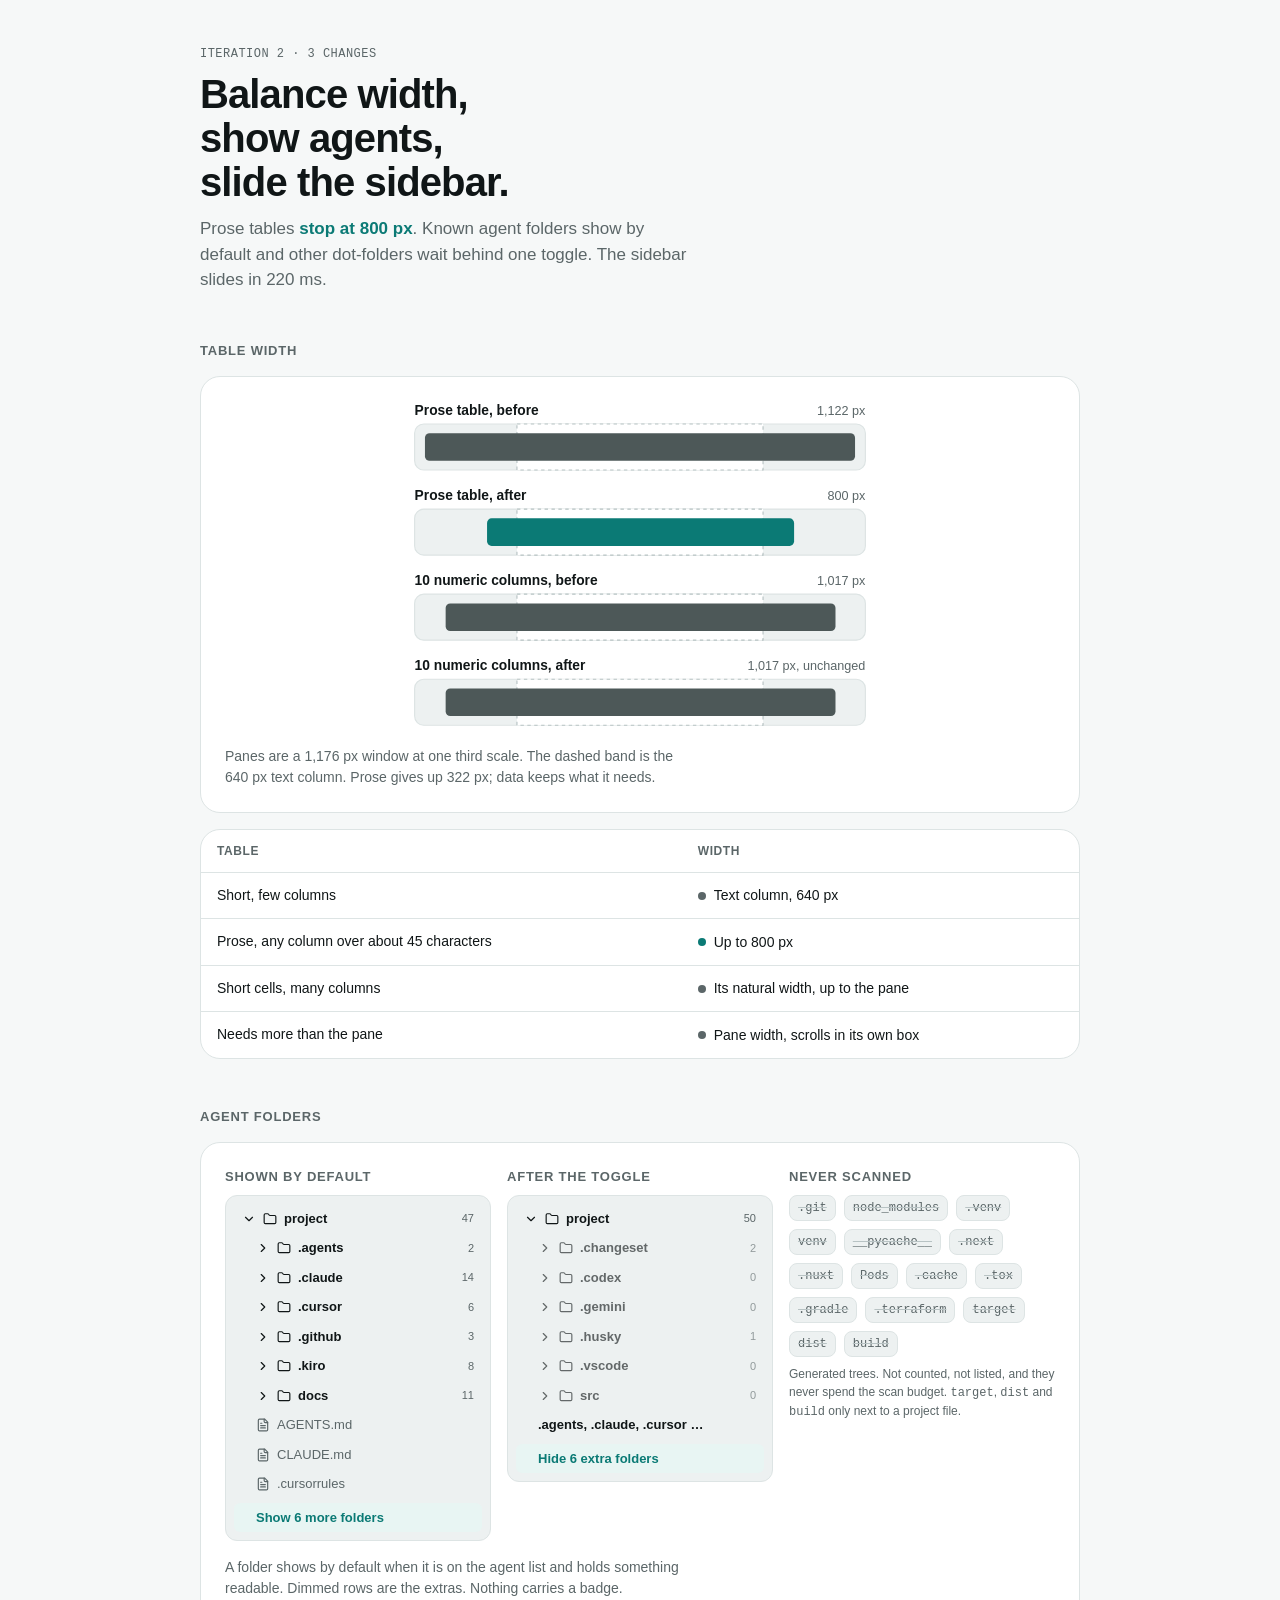
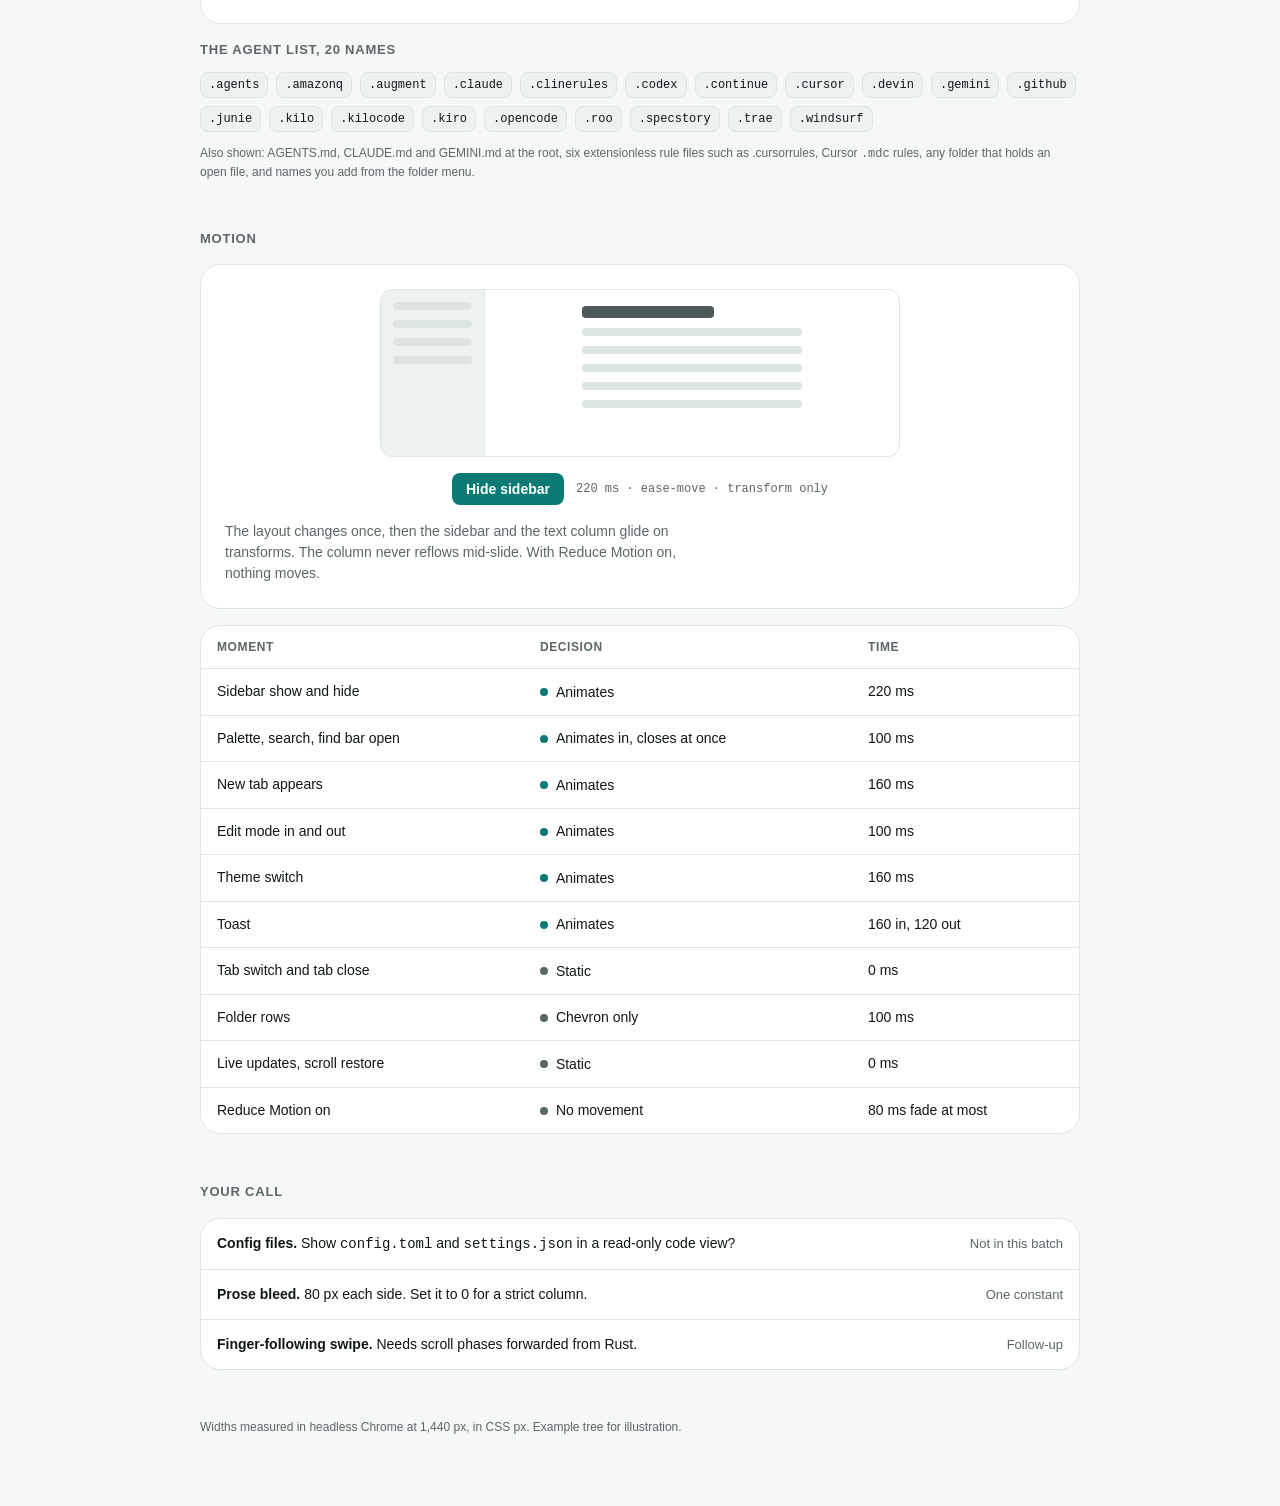
<file: .claude/docs/ux/iteration-2-illustration.html>
<!doctype html>
<html lang="en">
<head>
<meta charset="utf-8">
<meta name="viewport" content="width=device-width, initial-scale=1">
<title>Iteration Two</title>
<style>
/* Layout: one calm column, verdict first, one figure per change, one decision list. */
:root {
  --bg: #F6F8F8; --surface: #FFFFFF; --surface-2: #EDF1F1;
  --fg: #101617; --fg-2: #5B6668; --line: #DDE4E4;
  --accent: #0B7A75; --accent-ink: #FFFFFF; --accent-soft: #E8F5F3;
  --good: #1F8A4C; --good-soft: #E2F3E9;
  --warn: #A45F00; --warn-soft: #FBEFD8;
  --bad: #C23B3B; --bad-soft: #FAE5E5;
  --series-1: #008D85; --series-2: #BC653B; --series-3: #1460A1; --series-4: #933A5B; --series-5: #8C6DBF;
  --ctx: #4D5858; --axis: #B8C3C4;
  --shadow: 0 1px 2px rgba(16,22,23,.04), 0 12px 28px -16px rgba(16,22,23,.16);
  --font: -apple-system, BlinkMacSystemFont, "SF Pro Text", "Segoe UI", Roboto, Helvetica, Arial, sans-serif;
  --mono: ui-monospace, "SF Mono", Menlo, Consolas, monospace;
  --s1: 4px; --s2: 8px; --s3: 12px; --s4: 16px; --s5: 24px; --s6: 32px; --s7: 48px; --s8: 72px;
  --r0: 4px; --r1: 8px; --r2: 12px; --r3: 20px;
  --ease: cubic-bezier(.2,.7,.2,1);
}
@media (prefers-color-scheme: dark) {
  :root:not([data-theme="light"]) {
    --bg: #0C1112; --surface: #141B1C; --surface-2: #1B2426;
    --fg: #EEF2F2; --fg-2: #93A0A2; --line: #263032;
    --accent: #4CC9BF; --accent-ink: #062321; --accent-soft: #12302E;
    --good: #4CC38A; --good-soft: #14291F;
    --warn: #E8A93C; --warn-soft: #30240F;
    --bad: #F07171; --bad-soft: #341818;
    --series-1: #00ABA5; --series-2: #D47A51; --series-3: #2E75B7; --series-4: #AA4E6E; --series-5: #A182D6;
    --ctx: #636E6F; --axis: #39474A;
    --shadow: 0 0 0 1px rgba(255,255,255,.02);
    color-scheme: dark;
  }
}
:root[data-theme="dark"] {
  --bg: #0C1112; --surface: #141B1C; --surface-2: #1B2426;
  --fg: #EEF2F2; --fg-2: #93A0A2; --line: #263032;
  --accent: #4CC9BF; --accent-ink: #062321; --accent-soft: #12302E;
  --good: #4CC38A; --good-soft: #14291F;
  --warn: #E8A93C; --warn-soft: #30240F;
  --bad: #F07171; --bad-soft: #341818;
  --series-1: #00ABA5; --series-2: #D47A51; --series-3: #2E75B7; --series-4: #AA4E6E; --series-5: #A182D6;
  --ctx: #636E6F; --axis: #39474A;
  --shadow: 0 0 0 1px rgba(255,255,255,.02);
  color-scheme: dark;
}

* { box-sizing: border-box; }
body {
  margin: 0; background: var(--bg); color: var(--fg);
  font: 15px/1.5 var(--font); -webkit-font-smoothing: antialiased;
  padding-inline: 20px; padding-block: var(--s7) var(--s8);
}
.wrap { max-width: 880px; margin-inline: auto; display: flex; flex-direction: column; gap: var(--s7); }
section { display: flex; flex-direction: column; gap: var(--s4); min-width: 0; }
h1, h2, p { margin: 0; }
h2 { font-size: 13px; font-weight: 600; letter-spacing: .06em; text-transform: uppercase; color: var(--fg-2); }
.eyebrow { font: 500 12px/1 var(--mono); letter-spacing: .04em; color: var(--fg-2); text-transform: uppercase; }
.hero { display: flex; flex-direction: column; gap: var(--s3); }
.hero h1 { font-size: clamp(28px, 5.2vw, 40px); line-height: 1.1; font-weight: 650; letter-spacing: -.022em; text-wrap: balance; max-width: 20ch; }
.hero p { font-size: 17px; color: var(--fg-2); max-width: 52ch; text-wrap: pretty; }
.hero b { color: var(--accent); font-weight: 600; }

figure { margin: 0; background: var(--surface); border: 1px solid var(--line); border-radius: var(--r3); padding: var(--s5); display: flex; flex-direction: column; gap: var(--s4); min-width: 0; }
figcaption { font-size: 14px; color: var(--fg-2); max-width: 60ch; }
.dg { display: block; width: 100%; max-width: 460px; height: auto; margin-inline: auto; color: var(--fg-2); }
.dg .pane { fill: var(--surface-2); stroke: var(--line); stroke-width: 1; }
.dg .col { fill: var(--surface); stroke: var(--axis); stroke-width: 1; stroke-dasharray: 3 3; }
.dg .bar { fill: var(--ctx); }
.dg .bar.hot { fill: var(--accent); }
.dg .t { fill: var(--fg); font: 600 12px var(--font); }
.dg .s { fill: var(--fg-2); font: 400 11px var(--font); }

.matrix { border: 1px solid var(--line); border-radius: var(--r3); background: var(--surface); overflow-x: auto; }
.matrix table { width: 100%; min-width: 0; border-collapse: collapse; font-size: 14px; }
.matrix th, .matrix td { text-align: left; padding: 12px var(--s4); border-top: 1px solid var(--line); font-weight: 400; vertical-align: top; }
.matrix thead th { border-top: 0; font-size: 12px; letter-spacing: .05em; text-transform: uppercase; color: var(--fg-2); font-weight: 600; }
.matrix tbody th { color: var(--fg); font-weight: 500; }
.matrix .num { font-variant-numeric: tabular-nums; white-space: nowrap; }
.cell { display: inline-flex; align-items: center; gap: 8px; }
.dot { width: 8px; height: 8px; border-radius: 50%; background: var(--fg-2); flex: none; }
.dot.acc { background: var(--accent); }
@media (max-width: 560px) {
  .matrix thead { position: absolute; width: 1px; height: 1px; overflow: hidden; clip-path: inset(50%); }
  .matrix tr { display: block; padding: var(--s3) var(--s4); border-top: 1px solid var(--line); }
  .matrix tr:first-child { border-top: 0; }
  .matrix th, .matrix td { display: flex; justify-content: space-between; align-items: center; gap: var(--s3); border: 0; padding: 4px 0; }
  .matrix td::before { content: attr(data-label); color: var(--fg-2); }
}

/* folder mock */
.zones { display: grid; grid-template-columns: repeat(auto-fit, minmax(230px, 1fr)); gap: var(--s4); align-items: start; }
.zone { display: flex; flex-direction: column; gap: var(--s2); min-width: 0; }
.zl { font-size: 13px; font-weight: 600; letter-spacing: .06em; text-transform: uppercase; color: var(--fg-2); }
.side { background: var(--surface-2); border: 1px solid var(--line); border-radius: var(--r2); padding: var(--s2); display: flex; flex-direction: column; font-size: 13px; }
.side .row { display: flex; align-items: center; gap: 7px; padding: 5px 8px 5px calc(8px + var(--d, 0) * 14px); border-radius: 6px; min-width: 0; color: var(--fg-2); }
.side .row.f { color: var(--fg); font-weight: 600; }
.side .row .nm { flex: 1; min-width: 0; white-space: nowrap; overflow: hidden; text-overflow: ellipsis; }
.side .row .ct { font-variant-numeric: tabular-nums; font-size: 11px; color: var(--fg-2); font-weight: 400; }
.side .row.x { opacity: .62; }
.side .row.act { margin-top: var(--s1); color: var(--accent); font-weight: 600; background: var(--accent-soft); }
.ico { width: 14px; height: 14px; flex: none; fill: none; stroke: currentColor; stroke-width: 2; stroke-linecap: round; stroke-linejoin: round; }
.chips { display: flex; flex-wrap: wrap; gap: var(--s2); margin: 0; padding: 0; list-style: none; }
.chips li { font: 500 12px/1 var(--mono); padding: 6px 8px; border: 1px solid var(--line); border-radius: var(--r1); background: var(--surface-2); color: var(--fg); }
.never li { color: var(--fg-2); text-decoration: line-through; text-decoration-color: var(--axis); }

/* motion demo */
.stage { position: relative; display: flex; height: 168px; border: 1px solid var(--line); border-radius: var(--r2); overflow: hidden; background: var(--surface); max-width: 520px; width: 100%; margin-inline: auto; }
.sb { flex: 0 0 104px; background: var(--surface-2); border-right: 1px solid var(--line); padding: var(--s3); display: flex; flex-direction: column; gap: 10px; }
.sb.off { display: none; }
.sb .ln { height: 8px; border-radius: 4px; background: var(--line); }
.ghost { position: absolute; left: 0; top: 0; bottom: 0; width: 104px; pointer-events: none; z-index: 2; }
.vw { flex: 1; min-width: 0; display: flex; justify-content: center; padding: var(--s4); }
.vcol { width: min(100%, 220px); display: flex; flex-direction: column; gap: 10px; }
.vcol .ln { height: 8px; border-radius: 4px; background: var(--line); }
.vcol .ln.h { height: 12px; width: 60%; background: var(--ctx); }
.ctl { display: flex; flex-wrap: wrap; align-items: center; gap: var(--s3); justify-content: center; }
.btn { font: 600 14px var(--font); color: var(--accent-ink); background: var(--accent); border: 0; border-radius: var(--r1); padding: 8px 14px; cursor: pointer; }
.btn:hover { filter: brightness(1.05); }
.read { font: 500 12px/1.4 var(--mono); color: var(--fg-2); }

.rows { display: flex; flex-direction: column; margin: 0; padding: 0; list-style: none; background: var(--surface); border: 1px solid var(--line); border-radius: var(--r3); }
.rows li { display: grid; grid-template-columns: minmax(0, 1fr) auto; gap: var(--s3); align-items: baseline; padding: 14px var(--s4); border-top: 1px solid var(--line); font-size: 14px; }
.rows li:first-child { border-top: 0; }
.rows b { font-weight: 600; }
.rows .def { color: var(--fg-2); font-size: 13px; text-align: right; }
@media (max-width: 560px) { .rows li { grid-template-columns: 1fr; } .rows .def { text-align: left; } }

.foot { font-size: 12px; color: var(--fg-2); }

@keyframes rise { from { transform: translateY(8px); } to { transform: none; } }
.wrap > * { animation: rise .42s var(--ease) backwards; }
.wrap > *:nth-child(2) { animation-delay: .04s; } .wrap > *:nth-child(3) { animation-delay: .08s; }
.wrap > *:nth-child(4) { animation-delay: .12s; } .wrap > *:nth-child(5) { animation-delay: .16s; }
@media (prefers-reduced-motion: reduce) { .wrap > * { animation: none; } }
:focus-visible { outline: 2px solid var(--accent); outline-offset: 2px; border-radius: 4px; }
</style>
</head>
<body>
<main class="wrap">

  <header class="hero">
    <div class="eyebrow">Iteration 2 · 3 changes</div>
    <h1>Balance width, show agents, slide the sidebar.</h1>
    <p>Prose tables <b>stop at 800 px</b>. Known agent folders show by default and other dot-folders wait behind one toggle. The sidebar slides in 220 ms.</p>
  </header>

  <section aria-labelledby="h-tables">
    <h2 id="h-tables">Table width</h2>
    <figure>
      <svg class="dg" viewBox="0 0 400 286" role="img" aria-label="Four panes drawn to scale, one third of real size. A prose table was 1,122 pixels wide and is now 800. A numeric table is 1,017 pixels wide before and after. The dashed band is the 640 pixel text column.">
        <!-- pane 392 wide = 1,176 px; column 213 = 640 px; bars at 1/3 scale -->
        <text class="t" x="4" y="12">Prose table, before</text><text class="s" x="396" y="12" text-anchor="end">1,122 px</text>
        <rect class="pane" x="4" y="20" width="392" height="40" rx="8"/>
        <rect class="col" x="93" y="20" width="214" height="40"/>
        <rect class="bar" x="13" y="28" width="374" height="24" rx="4"/>

        <text class="t" x="4" y="86">Prose table, after</text><text class="s" x="396" y="86" text-anchor="end">800 px</text>
        <rect class="pane" x="4" y="94" width="392" height="40" rx="8"/>
        <rect class="col" x="93" y="94" width="214" height="40"/>
        <rect class="bar hot" x="67" y="102" width="267" height="24" rx="4"/>

        <text class="t" x="4" y="160">10 numeric columns, before</text><text class="s" x="396" y="160" text-anchor="end">1,017 px</text>
        <rect class="pane" x="4" y="168" width="392" height="40" rx="8"/>
        <rect class="col" x="93" y="168" width="214" height="40"/>
        <rect class="bar" x="31" y="176" width="339" height="24" rx="4"/>

        <text class="t" x="4" y="234">10 numeric columns, after</text><text class="s" x="396" y="234" text-anchor="end">1,017 px, unchanged</text>
        <rect class="pane" x="4" y="242" width="392" height="40" rx="8"/>
        <rect class="col" x="93" y="242" width="214" height="40"/>
        <rect class="bar" x="31" y="250" width="339" height="24" rx="4"/>
      </svg>
      <figcaption>Panes are a 1,176 px window at one third scale. The dashed band is the 640 px text column. Prose gives up 322 px; data keeps what it needs.</figcaption>
    </figure>
    <div class="matrix">
      <table>
        <thead><tr><th scope="col">Table</th><th scope="col">Width</th></tr></thead>
        <tbody>
          <tr><th scope="row">Short, few columns</th><td data-label="Width"><span class="cell"><i class="dot"></i>Text column, 640 px</span></td></tr>
          <tr><th scope="row">Prose, any column over about 45 characters</th><td data-label="Width"><span class="cell"><i class="dot acc"></i>Up to 800 px</span></td></tr>
          <tr><th scope="row">Short cells, many columns</th><td data-label="Width"><span class="cell"><i class="dot"></i>Its natural width, up to the pane</span></td></tr>
          <tr><th scope="row">Needs more than the pane</th><td data-label="Width"><span class="cell"><i class="dot"></i>Pane width, scrolls in its own box</span></td></tr>
        </tbody>
      </table>
    </div>
  </section>

  <section aria-labelledby="h-agents">
    <h2 id="h-agents">Agent folders</h2>
    <figure>
      <div class="zones">
        <div class="zone">
          <div class="zl">Shown by default</div>
          <div class="side" role="img" aria-label="Sidebar tree. Agent folders .agents, .claude, .cursor, .github, .kiro and a normal docs folder are listed with root files AGENTS.md, CLAUDE.md and .cursorrules. The last row says Show 6 more folders.">
            <div class="row f"><svg class="ico" viewBox="0 0 24 24" aria-hidden="true"><path d="m6 9 6 6 6-6"/></svg><svg class="ico" viewBox="0 0 24 24" aria-hidden="true"><path d="M20 20a2 2 0 0 0 2-2V8a2 2 0 0 0-2-2h-7.9a2 2 0 0 1-1.69-.9L9.6 3.9A2 2 0 0 0 7.93 3H4a2 2 0 0 0-2 2v13a2 2 0 0 0 2 2Z"/></svg><span class="nm">project</span><span class="ct">47</span></div>
            <div class="row f" style="--d:1"><svg class="ico" viewBox="0 0 24 24" aria-hidden="true"><path d="m9 18 6-6-6-6"/></svg><svg class="ico" viewBox="0 0 24 24" aria-hidden="true"><path d="M20 20a2 2 0 0 0 2-2V8a2 2 0 0 0-2-2h-7.9a2 2 0 0 1-1.69-.9L9.6 3.9A2 2 0 0 0 7.93 3H4a2 2 0 0 0-2 2v13a2 2 0 0 0 2 2Z"/></svg><span class="nm">.agents</span><span class="ct">2</span></div>
            <div class="row f" style="--d:1"><svg class="ico" viewBox="0 0 24 24" aria-hidden="true"><path d="m9 18 6-6-6-6"/></svg><svg class="ico" viewBox="0 0 24 24" aria-hidden="true"><path d="M20 20a2 2 0 0 0 2-2V8a2 2 0 0 0-2-2h-7.9a2 2 0 0 1-1.69-.9L9.6 3.9A2 2 0 0 0 7.93 3H4a2 2 0 0 0-2 2v13a2 2 0 0 0 2 2Z"/></svg><span class="nm">.claude</span><span class="ct">14</span></div>
            <div class="row f" style="--d:1"><svg class="ico" viewBox="0 0 24 24" aria-hidden="true"><path d="m9 18 6-6-6-6"/></svg><svg class="ico" viewBox="0 0 24 24" aria-hidden="true"><path d="M20 20a2 2 0 0 0 2-2V8a2 2 0 0 0-2-2h-7.9a2 2 0 0 1-1.69-.9L9.6 3.9A2 2 0 0 0 7.93 3H4a2 2 0 0 0-2 2v13a2 2 0 0 0 2 2Z"/></svg><span class="nm">.cursor</span><span class="ct">6</span></div>
            <div class="row f" style="--d:1"><svg class="ico" viewBox="0 0 24 24" aria-hidden="true"><path d="m9 18 6-6-6-6"/></svg><svg class="ico" viewBox="0 0 24 24" aria-hidden="true"><path d="M20 20a2 2 0 0 0 2-2V8a2 2 0 0 0-2-2h-7.9a2 2 0 0 1-1.69-.9L9.6 3.9A2 2 0 0 0 7.93 3H4a2 2 0 0 0-2 2v13a2 2 0 0 0 2 2Z"/></svg><span class="nm">.github</span><span class="ct">3</span></div>
            <div class="row f" style="--d:1"><svg class="ico" viewBox="0 0 24 24" aria-hidden="true"><path d="m9 18 6-6-6-6"/></svg><svg class="ico" viewBox="0 0 24 24" aria-hidden="true"><path d="M20 20a2 2 0 0 0 2-2V8a2 2 0 0 0-2-2h-7.9a2 2 0 0 1-1.69-.9L9.6 3.9A2 2 0 0 0 7.93 3H4a2 2 0 0 0-2 2v13a2 2 0 0 0 2 2Z"/></svg><span class="nm">.kiro</span><span class="ct">8</span></div>
            <div class="row f" style="--d:1"><svg class="ico" viewBox="0 0 24 24" aria-hidden="true"><path d="m9 18 6-6-6-6"/></svg><svg class="ico" viewBox="0 0 24 24" aria-hidden="true"><path d="M20 20a2 2 0 0 0 2-2V8a2 2 0 0 0-2-2h-7.9a2 2 0 0 1-1.69-.9L9.6 3.9A2 2 0 0 0 7.93 3H4a2 2 0 0 0-2 2v13a2 2 0 0 0 2 2Z"/></svg><span class="nm">docs</span><span class="ct">11</span></div>
            <div class="row" style="--d:1"><svg class="ico" viewBox="0 0 24 24" aria-hidden="true"><path d="M15 2H6a2 2 0 0 0-2 2v16a2 2 0 0 0 2 2h12a2 2 0 0 0 2-2V7Z"/><path d="M14 2v4a2 2 0 0 0 2 2h4"/><path d="M10 9H8"/><path d="M16 13H8"/><path d="M16 17H8"/></svg><span class="nm">AGENTS.md</span></div>
            <div class="row" style="--d:1"><svg class="ico" viewBox="0 0 24 24" aria-hidden="true"><path d="M15 2H6a2 2 0 0 0-2 2v16a2 2 0 0 0 2 2h12a2 2 0 0 0 2-2V7Z"/><path d="M14 2v4a2 2 0 0 0 2 2h4"/><path d="M10 9H8"/><path d="M16 13H8"/><path d="M16 17H8"/></svg><span class="nm">CLAUDE.md</span></div>
            <div class="row" style="--d:1"><svg class="ico" viewBox="0 0 24 24" aria-hidden="true"><path d="M15 2H6a2 2 0 0 0-2 2v16a2 2 0 0 0 2 2h12a2 2 0 0 0 2-2V7Z"/><path d="M14 2v4a2 2 0 0 0 2 2h4"/><path d="M10 9H8"/><path d="M16 13H8"/><path d="M16 17H8"/></svg><span class="nm">.cursorrules</span></div>
            <div class="row act" style="--d:1"><span class="nm">Show 6 more folders</span></div>
          </div>
        </div>
        <div class="zone">
          <div class="zl">After the toggle</div>
          <div class="side" role="img" aria-label="Same tree after the toggle. Six more folders appear dimmed: .changeset, .codex, .gemini, .husky, .vscode and src. The last row says Hide 6 extra folders.">
            <div class="row f"><svg class="ico" viewBox="0 0 24 24" aria-hidden="true"><path d="m6 9 6 6 6-6"/></svg><svg class="ico" viewBox="0 0 24 24" aria-hidden="true"><path d="M20 20a2 2 0 0 0 2-2V8a2 2 0 0 0-2-2h-7.9a2 2 0 0 1-1.69-.9L9.6 3.9A2 2 0 0 0 7.93 3H4a2 2 0 0 0-2 2v13a2 2 0 0 0 2 2Z"/></svg><span class="nm">project</span><span class="ct">50</span></div>
            <div class="row f x" style="--d:1"><svg class="ico" viewBox="0 0 24 24" aria-hidden="true"><path d="m9 18 6-6-6-6"/></svg><svg class="ico" viewBox="0 0 24 24" aria-hidden="true"><path d="M20 20a2 2 0 0 0 2-2V8a2 2 0 0 0-2-2h-7.9a2 2 0 0 1-1.69-.9L9.6 3.9A2 2 0 0 0 7.93 3H4a2 2 0 0 0-2 2v13a2 2 0 0 0 2 2Z"/></svg><span class="nm">.changeset</span><span class="ct">2</span></div>
            <div class="row f x" style="--d:1"><svg class="ico" viewBox="0 0 24 24" aria-hidden="true"><path d="m9 18 6-6-6-6"/></svg><svg class="ico" viewBox="0 0 24 24" aria-hidden="true"><path d="M20 20a2 2 0 0 0 2-2V8a2 2 0 0 0-2-2h-7.9a2 2 0 0 1-1.69-.9L9.6 3.9A2 2 0 0 0 7.93 3H4a2 2 0 0 0-2 2v13a2 2 0 0 0 2 2Z"/></svg><span class="nm">.codex</span><span class="ct">0</span></div>
            <div class="row f x" style="--d:1"><svg class="ico" viewBox="0 0 24 24" aria-hidden="true"><path d="m9 18 6-6-6-6"/></svg><svg class="ico" viewBox="0 0 24 24" aria-hidden="true"><path d="M20 20a2 2 0 0 0 2-2V8a2 2 0 0 0-2-2h-7.9a2 2 0 0 1-1.69-.9L9.6 3.9A2 2 0 0 0 7.93 3H4a2 2 0 0 0-2 2v13a2 2 0 0 0 2 2Z"/></svg><span class="nm">.gemini</span><span class="ct">0</span></div>
            <div class="row f x" style="--d:1"><svg class="ico" viewBox="0 0 24 24" aria-hidden="true"><path d="m9 18 6-6-6-6"/></svg><svg class="ico" viewBox="0 0 24 24" aria-hidden="true"><path d="M20 20a2 2 0 0 0 2-2V8a2 2 0 0 0-2-2h-7.9a2 2 0 0 1-1.69-.9L9.6 3.9A2 2 0 0 0 7.93 3H4a2 2 0 0 0-2 2v13a2 2 0 0 0 2 2Z"/></svg><span class="nm">.husky</span><span class="ct">1</span></div>
            <div class="row f x" style="--d:1"><svg class="ico" viewBox="0 0 24 24" aria-hidden="true"><path d="m9 18 6-6-6-6"/></svg><svg class="ico" viewBox="0 0 24 24" aria-hidden="true"><path d="M20 20a2 2 0 0 0 2-2V8a2 2 0 0 0-2-2h-7.9a2 2 0 0 1-1.69-.9L9.6 3.9A2 2 0 0 0 7.93 3H4a2 2 0 0 0-2 2v13a2 2 0 0 0 2 2Z"/></svg><span class="nm">.vscode</span><span class="ct">0</span></div>
            <div class="row f x" style="--d:1"><svg class="ico" viewBox="0 0 24 24" aria-hidden="true"><path d="m9 18 6-6-6-6"/></svg><svg class="ico" viewBox="0 0 24 24" aria-hidden="true"><path d="M20 20a2 2 0 0 0 2-2V8a2 2 0 0 0-2-2h-7.9a2 2 0 0 1-1.69-.9L9.6 3.9A2 2 0 0 0 7.93 3H4a2 2 0 0 0-2 2v13a2 2 0 0 0 2 2Z"/></svg><span class="nm">src</span><span class="ct">0</span></div>
            <div class="row f" style="--d:1"><span class="nm">.agents, .claude, .cursor …</span></div>
            <div class="row act" style="--d:1"><span class="nm">Hide 6 extra folders</span></div>
          </div>
        </div>
        <div class="zone">
          <div class="zl">Never scanned</div>
          <ul class="chips never" aria-label="Folders never scanned">
            <li>.git</li><li>node_modules</li><li>.venv</li><li>venv</li><li>__pycache__</li><li>.next</li><li>.nuxt</li><li>Pods</li><li>.cache</li><li>.tox</li><li>.gradle</li><li>.terraform</li><li>target</li><li>dist</li><li>build</li>
          </ul>
          <p class="foot">Generated trees. Not counted, not listed, and they never spend the scan budget. <code>target</code>, <code>dist</code> and <code>build</code> only next to a project file.</p>
        </div>
      </div>
      <figcaption>A folder shows by default when it is on the agent list and holds something readable. Dimmed rows are the extras. Nothing carries a badge.</figcaption>
    </figure>
    <section aria-labelledby="h-list" style="gap: var(--s3)">
      <h2 id="h-list">The agent list, 20 names</h2>
      <ul class="chips" aria-label="Agent folder names">
        <li>.agents</li><li>.amazonq</li><li>.augment</li><li>.claude</li><li>.clinerules</li><li>.codex</li><li>.continue</li><li>.cursor</li><li>.devin</li><li>.gemini</li><li>.github</li><li>.junie</li><li>.kilo</li><li>.kilocode</li><li>.kiro</li><li>.opencode</li><li>.roo</li><li>.specstory</li><li>.trae</li><li>.windsurf</li>
      </ul>
      <p class="foot">Also shown: AGENTS.md, CLAUDE.md and GEMINI.md at the root, six extensionless rule files such as .cursorrules, Cursor <code>.mdc</code> rules, any folder that holds an open file, and names you add from the folder menu.</p>
    </section>
  </section>

  <section aria-labelledby="h-motion">
    <h2 id="h-motion">Motion</h2>
    <figure>
      <div class="stage" id="stage">
        <aside class="sb" id="sb" aria-hidden="true"><div class="ln"></div><div class="ln"></div><div class="ln"></div><div class="ln"></div></aside>
        <div class="vw" id="vw"><div class="vcol"><div class="ln h"></div><div class="ln"></div><div class="ln"></div><div class="ln"></div><div class="ln"></div><div class="ln"></div></div></div>
      </div>
      <div class="ctl">
        <button class="btn" id="tog" type="button" aria-pressed="true">Hide sidebar</button>
        <span class="read" id="read" aria-live="polite">220 ms · ease-move · transform only</span>
      </div>
      <figcaption>The layout changes once, then the sidebar and the text column glide on transforms. The column never reflows mid-slide. With Reduce Motion on, nothing moves.</figcaption>
    </figure>
    <div class="matrix">
      <table>
        <thead><tr><th scope="col">Moment</th><th scope="col">Decision</th><th scope="col">Time</th></tr></thead>
        <tbody>
          <tr><th scope="row">Sidebar show and hide</th><td data-label="Decision"><span class="cell"><i class="dot acc"></i>Animates</span></td><td class="num" data-label="Time">220 ms</td></tr>
          <tr><th scope="row">Palette, search, find bar open</th><td data-label="Decision"><span class="cell"><i class="dot acc"></i>Animates in, closes at once</span></td><td class="num" data-label="Time">100 ms</td></tr>
          <tr><th scope="row">New tab appears</th><td data-label="Decision"><span class="cell"><i class="dot acc"></i>Animates</span></td><td class="num" data-label="Time">160 ms</td></tr>
          <tr><th scope="row">Edit mode in and out</th><td data-label="Decision"><span class="cell"><i class="dot acc"></i>Animates</span></td><td class="num" data-label="Time">100 ms</td></tr>
          <tr><th scope="row">Theme switch</th><td data-label="Decision"><span class="cell"><i class="dot acc"></i>Animates</span></td><td class="num" data-label="Time">160 ms</td></tr>
          <tr><th scope="row">Toast</th><td data-label="Decision"><span class="cell"><i class="dot acc"></i>Animates</span></td><td class="num" data-label="Time">160 in, 120 out</td></tr>
          <tr><th scope="row">Tab switch and tab close</th><td data-label="Decision"><span class="cell"><i class="dot"></i>Static</span></td><td class="num" data-label="Time">0 ms</td></tr>
          <tr><th scope="row">Folder rows</th><td data-label="Decision"><span class="cell"><i class="dot"></i>Chevron only</span></td><td class="num" data-label="Time">100 ms</td></tr>
          <tr><th scope="row">Live updates, scroll restore</th><td data-label="Decision"><span class="cell"><i class="dot"></i>Static</span></td><td class="num" data-label="Time">0 ms</td></tr>
          <tr><th scope="row">Reduce Motion on</th><td data-label="Decision"><span class="cell"><i class="dot"></i>No movement</span></td><td class="num" data-label="Time">80 ms fade at most</td></tr>
        </tbody>
      </table>
    </div>
  </section>

  <section aria-labelledby="h-call">
    <h2 id="h-call">Your call</h2>
    <ul class="rows">
      <li><span><b>Config files.</b> Show <code>config.toml</code> and <code>settings.json</code> in a read-only code view?</span><span class="def">Not in this batch</span></li>
      <li><span><b>Prose bleed.</b> 80 px each side. Set it to 0 for a strict column.</span><span class="def">One constant</span></li>
      <li><span><b>Finger-following swipe.</b> Needs scroll phases forwarded from Rust.</span><span class="def">Follow-up</span></li>
    </ul>
  </section>

  <p class="foot">Widths measured in headless Chrome at 1,440 px, in CSS px. Example tree for illustration.</p>
</main>

<script>
(function () {
  var stage = document.getElementById('stage'), sb = document.getElementById('sb'), vw = document.getElementById('vw');
  var btn = document.getElementById('tog'), read = document.getElementById('read');
  if (!stage || !sb || !vw || !btn || !read || !Element.prototype.animate) return;
  var S = 104, DUR = 220, EASE = 'cubic-bezier(.32,.72,0,1)', open = true, running = [];
  var idle = read.textContent;
  function reduced() { return !!(window.matchMedia && window.matchMedia('(prefers-reduced-motion: reduce)').matches); }
  function centre(el) { var r = el.getBoundingClientRect(); return r.left + r.width / 2; }
  function settle() {
    running.forEach(function (a) { try { a.finish(); } catch (e) { /* already done */ } });
    running = [];
    Array.prototype.forEach.call(stage.querySelectorAll('.ghost'), function (g) { g.remove(); });
  }
  btn.addEventListener('click', function () {
    settle();
    var c0 = centre(vw), ghost = null;
    if (open) {
      ghost = sb.cloneNode(true);
      ghost.classList.add('ghost'); ghost.removeAttribute('id');
    }
    open = !open;
    sb.classList.toggle('off', !open);
    btn.textContent = open ? 'Hide sidebar' : 'Show sidebar';
    btn.setAttribute('aria-pressed', String(open));
    if (reduced()) { read.textContent = 'Reduce Motion is on: no movement'; return; }
    read.textContent = idle;
    var delta = c0 - centre(vw), anims = [];
    if (ghost) {
      stage.appendChild(ghost);
      anims.push(ghost.animate([{ transform: 'none' }, { transform: 'translateX(' + (-S) + 'px)' }], { duration: DUR, easing: EASE, fill: 'forwards' }));
    } else {
      anims.push(sb.animate([{ transform: 'translateX(' + (-S) + 'px)' }, { transform: 'none' }], { duration: DUR, easing: EASE }));
    }
    anims.push(vw.animate([{ transform: 'translateX(' + delta + 'px)' }, { transform: 'none' }], { duration: DUR, easing: EASE }));
    running = anims;
    Promise.all(anims.map(function (a) { return a.finished; })).then(function () {
      if (ghost && ghost.parentNode) ghost.remove();
      running = [];
    }).catch(function () { /* interrupted by a second click */ });
  });
})();
</script>
</body>
</html>
</file>
<file: app/css/tv-tokens.css>
/* ───────────────────────────────────────────────────────────
   Galley · design tokens
   Semantic colour system. Scope every app window with:
     class="tv tv--light tv--accent-blue"   (or --dark / --graphite / --warm)
   Tokens are CSS custom properties so the whole UI re-skins by
   swapping the theme/accent class on the root .tv element.
   ─────────────────────────────────────────────────────────── */

/* honour system light/dark preference for native widgets */
:root { color-scheme: light dark; }

/* UXF-08: motion tokens — every transition and animation uses these. Short,
   decelerating on enter, accelerating on exit, no overshoot. Reduce Motion
   zeroes the durations; the only motion left then is an opacity fade of at
   most --tv-fade-reduced on a few overlays. */
:root {
  --tv-dur-fast: 100ms;       /* hover, press, chevron, menus, overlay enter, mode crossfade */
  --tv-dur-base: 160ms;       /* toast in, shortcuts overlay, new tab pill, theme crossfade, image fade */
  --tv-dur-slow: 220ms;       /* sidebar slide (the one big movement) */
  --tv-dur-exit: 120ms;       /* anything seen leaving (toast out) */
  --tv-dur-highlight: 1200ms; /* attention pulses: reveal ring, flash */
  --tv-ease-enter: cubic-bezier(.2, .7, .2, 1);
  --tv-ease-exit:  cubic-bezier(.4, 0, 1, 1);
  --tv-ease-move:  cubic-bezier(.32, .72, 0, 1);
  --tv-fade-reduced: 80ms;
}
@media (prefers-reduced-motion: reduce) {
  :root { --tv-dur-fast: 0ms; --tv-dur-base: 0ms; --tv-dur-slow: 0ms; --tv-dur-exit: 0ms; --tv-dur-highlight: 0ms; }
}

.tv {
  /* type */
  --tv-font-ui: -apple-system, BlinkMacSystemFont, "SF Pro Text", "SF Pro Display",
                "Helvetica Neue", "Segoe UI", system-ui, sans-serif;
  --tv-font-mono: "SF Mono", ui-monospace, "JetBrains Mono", "Menlo",
                  "Cascadia Code", "Roboto Mono", monospace;

  /* 8px base spacing grid */
  --tv-s1: 4px;  --tv-s2: 8px;  --tv-s3: 12px; --tv-s4: 16px;
  --tv-s5: 24px; --tv-s6: 32px; --tv-s7: 40px; --tv-s8: 48px;

  /* chrome dimensions */
  /* C-37: kept at 40px — this is what shipped and what the find bar's
     top offset (calc(40px + tabbar-h + 8px)) is built against. The Visual
     Spec's 38px is superseded by this value; do not "fix" it back to 38. */
  --tv-tabbar-h: 40px;
  --tv-sidebar-w: 264px;   /* UXF-03: was 224 */
  --tv-chrome-h: 160px;    /* UXF-04: title + tab + bottom bars + margin; caps a wide table box */
  --tv-toolbar-h: 40px;
  --tv-status-h: 32px;
  --tv-content-max: 720px;

  /* C-20: editor font size, independently settable from the reading-mode
     --tv-md-font. The shell scales it from setFontSize(); default matches
     the old hardcoded 13px on .tv-edit-area/.tv-edit-mirror. */
  --tv-edit-font: 13px;

  --tv-radius-sm: 6px;
  --tv-radius-md: 8px;

  /* F-24: command palette type scale. L1 = input text and the armed row; L2 = row
     labels; L3 = secondary text (path, value, reason); L4 = group headers, chips, footer. */
  --tv-pal-input: 17px; --tv-pal-l2: 14px; --tv-pal-l3: 12.5px; --tv-pal-l4: 11px;

  /* C-32: one focus-ring definition every :focus-visible rule in tv-app.css
     draws from, so the ring is consistent everywhere instead of each
     component picking its own offset (1px in some places, 2px in others).
     The inset variant on .tv-tree-row.kbd-cursor is a deliberate exception
     (a positive offset would spill outside the row) and keeps its own
     negative offset rather than using --tv-focus-offset. */
  --tv-focus-ring: 2px solid var(--tv-accent);
  --tv-focus-offset: 2px;

  /* C-13: ink for text/icons drawn on top of a solid --tv-accent fill
     (e.g. the current ⌘F match). UX-23 already tested near-black #1d1d1f
     against all 6 theme×accent combinations for this exact purpose — the
     values below are unchanged, so the matrix carries over verbatim:
       Light-blue     #1d1d1f on #2d68d8 = 8.2:1
       Light-graphite #1d1d1f on #586071 = 5.4:1
       Light-warm     #1d1d1f on #c26a3a = 4.6:1
       Dark-blue      #1d1d1f on #5a9cff = 7.6:1
       Dark-graphite  #1d1d1f on #9aa3b4 = 6.8:1
       Dark-warm      #1d1d1f on #e0905c = 4.6:1
     All ≥4.5:1 AA — one value works for every combo, no per-theme override
     needed. */
  --tv-on-accent: #1d1d1f;

  font-family: var(--tv-font-ui);
  color: var(--tv-text-primary) !important;
  -webkit-font-smoothing: antialiased;
  text-rendering: optimizeLegibility;
}

/* ── LIGHT THEME ─────────────────────────────────────────── */
.tv--light {
  --tv-bg-primary:   #fbfbfa;   /* document / content background      */
  --tv-bg-surface:   #ffffff;   /* window body, tab-active, palette    */
  --tv-bg-sidebar:   #f3f3f1;   /* sidebar panel                       */
  /* UX-19: light-theme contrast floor — #636369 on #e9e9e6 = 4.53:1 (WCAG-AA pass).
     Any darkening of --tv-bg-chrome must be re-validated against --tv-text-muted. */
  --tv-bg-chrome:    #e9e9e6;   /* title bar + tab strip               */
  --tv-bg-elev:      #ffffff;   /* floating surfaces                   */
  --tv-bg-hover:     rgba(0,0,0,.045);
  --tv-bg-sel:       rgba(0,0,0,.06);

  --tv-text-primary:   #1d1d1f;
  --tv-text-secondary: #62626a;
  /* L-06: raised from #9a9aa1 (2.30–2.70:1) → #6b6b72.
     UV-07: #6b6b72 on --tv-bg-chrome #e9e9e6 = 4.35:1 (fails WCAG-AA 4.5:1).
     Darkened to #636369 → #636369 on #e9e9e6 = 4.53:1 (pass) · on #fbfbfa = 4.74:1 · on #f3f3f1 = 4.59:1. */
  --tv-text-muted:     #636369;

  --tv-border:       rgba(0,0,0,.09);
  --tv-border-strong:rgba(0,0,0,.14);

  --tv-code-bg:      #f4f4f1;   /* fenced <pre> block well             */
  --tv-code-border:  rgba(0,0,0,.07);
  /* inline `code` chip — own tokens, separate from the fenced <pre> well.
     Light: subtle darker-than-paper chip (no regression from old shared value). */
  --tv-inline-code-bg:     #f4f4f1;
  --tv-inline-code-border: rgba(0,0,0,.07);
  --tv-inline-code-text:   #1d1d1f;
  --tv-table-head:   #f4f4f1;
  --tv-table-stripe: #faf9f7;

  --tv-traffic-close:  #ff5f57;
  --tv-traffic-min:    #febc2e;
  --tv-traffic-max:    #28c840;

  /* L-05: darkened from #d29a30 (2.05:1 on #e9e9e6) → #7a5800 (4.72:1 on #e9e9e6, 5.57:1 on #fbfbfa).
     Text/pill passes WCAG-AA; the animated blip dot can still use the vivid value via --tv-live-dot. */
  --tv-live:         #7a5800;   /* amber/gold live-watch text — AA on all light surfaces */
  --tv-live-dot:     #d29a30;   /* vivid amber dot — purely decorative, exempt from AA  */
  --tv-live-glow:    rgba(210,154,48,.30);

  --tv-shadow-win:   0 1px 2px rgba(0,0,0,.10), 0 18px 50px rgba(0,0,0,.16);
  --tv-shadow-pop:   0 8px 30px rgba(0,0,0,.18), 0 1px 0 rgba(0,0,0,.04);
  --tv-scrollthumb:  rgba(0,0,0,.22);

  /* syntax — L-11: light-theme tokens raised to ≥4.5:1 on code-bg #f4f4f1.
     --tv-syn-comment: #9a9aa1 (2.54:1) → #5e5e66 (4.55:1)
     --tv-syn-str:     #3a8a3a (3.91:1) → #236523 (5.09:1)
     --tv-syn-num:     #b5641e (3.96:1) → #8f4213 (5.03:1)
     --tv-syn-key:     #b3439b (4.55:1) — marginal pass, unchanged
     --tv-syn-fn:      #2d68d8 (4.67:1) — passes, unchanged               */
  --tv-syn-comment: #5e5e66;
  --tv-syn-key:     #b3439b;
  --tv-syn-str:     #236523;
  --tv-syn-num:     #8f4213;
  --tv-syn-fn:      #2d68d8;

  /* C-37: warn/danger tokens — replace the literal hex values scattered
     across tv-app.css (large-file banner, error badge, danger context-menu
     item). Values are the amber/red already in use, just centralised.
     Text/weak-bg pair verified ≥4.5:1: #8a5d00 on #fdf3dc.
     P1-6: the consolidation gave --tv-warn (border role) and --tv-warn-text
     (text role) the SAME value, so the large-file banner's border regressed
     from a soft amber ring to the dark brown text colour. Restored to the
     original border value; --tv-warn-strong is the original badge/icon
     accent (brighter than the text colour), also lost in the merge. */
  --tv-warn:        #f0d79a;
  --tv-warn-weak:   #fdf3dc;
  --tv-warn-text:   #8a5d00;
  --tv-warn-strong: #d9920c;
  --tv-danger:     #c0453a;
  --tv-danger-weak:rgba(192,69,58,.14);
}

/* ── DARK THEME ──────────────────────────────────────────── */
.tv--dark {
  --tv-bg-primary:   #1c1c1e;
  --tv-bg-surface:   #232325;
  --tv-bg-sidebar:   #19191b;
  --tv-bg-chrome:    #2c2c2e;
  --tv-bg-elev:      #2a2a2d;
  --tv-bg-hover:     rgba(255,255,255,.06);
  --tv-bg-sel:       rgba(255,255,255,.08);

  --tv-text-primary:   #e5e5ea;
  --tv-text-secondary: #9d9da4;
  /* L-06: raised from #68686f (2.52–3.33:1) → #9a9aa4 (≥4.5:1 on dark surfaces).
     UX-01: raised from #9a9aa4 (3.96:1 on #2c2c2e) → #a4a4ae to achieve ≥4.5:1 on --tv-bg-chrome.
     #a4a4ae on #2c2c2e = 4.52:1 · on #1c1c1e = 5.12:1 */
  --tv-text-muted:     #a4a4ae;

  --tv-border:       rgba(255,255,255,.09);
  --tv-border-strong:rgba(255,255,255,.16);

  --tv-code-bg:      #141416;   /* fenced <pre> block well — keeps the darker sink */
  --tv-code-border:  rgba(255,255,255,.07);
  /* inline `code` chip — own tokens, separate from the fenced <pre> well.
     Old dark inline chips reused --tv-code-bg #141416, DARKER than the page
     (#1c1c1e), so each chip sank into a near-black hole and merged with the
     surrounding text (chip-vs-page contrast was only 1.14:1). Dark now uses an
     ELEVATED, lighter surface: rgba(255,255,255,.11) ≈ #353537 over the page
     reads as a raised chip (chip-vs-page ≈ 1.39:1), with a brighter border and
     near-white text (#f1eff6 on the chip ≈ 10.7:1) so chips clearly stand out. */
  --tv-inline-code-bg:     rgba(255,255,255,.11);
  --tv-inline-code-border: rgba(255,255,255,.18);
  --tv-inline-code-text:   #f1eff6;
  --tv-table-head:   #2a2a2d;
  --tv-table-stripe: #202022;

  --tv-traffic-close:  #ff5f57;
  --tv-traffic-min:    #febc2e;
  --tv-traffic-max:    #28c840;

  /* Dark theme: #e6b455 on #2c2c2e = 7.32:1 — already passes; unchanged.
     Add --tv-live-dot alias for symmetry with light theme (vivid dot). */
  --tv-live:         #e6b455;
  --tv-live-dot:     #e6b455;
  --tv-live-glow:    rgba(230,180,85,.30);

  --tv-shadow-win:   0 2px 6px rgba(0,0,0,.5), 0 24px 60px rgba(0,0,0,.55);
  --tv-shadow-pop:   0 12px 40px rgba(0,0,0,.6), 0 0 0 1px rgba(255,255,255,.05);
  --tv-scrollthumb:  rgba(255,255,255,.22);

  /* UV-08: #6c6c74 on --tv-code-bg #141416 = 3.54:1 (fail WCAG-AA 4.5:1).
     Lightened to #8a8a94 → 4.52:1 on #141416 (pass). */
  --tv-syn-comment: #8a8a94;
  --tv-syn-key:     #e08fd0;
  --tv-syn-str:     #7fce7f;
  --tv-syn-num:     #e2a96a;
  --tv-syn-fn:      #6fa8ff;

  /* C-37: dark warn/danger — text/weak-bg pair verified ≥4.5:1: #e8c884 on
     rgba(232,200,132,.14) over #1c1c1e (≈ #302a1c effective) ≈ 8.6:1.
     P1-6: --tv-warn restored to its own subtle border value (was collapsed
     onto --tv-warn-text, giving the banner a bright amber ring instead of a
     subtle outline); --tv-warn-strong restored as the badge/icon accent. */
  --tv-warn:        #4a3c1c;
  --tv-warn-weak:   rgba(232,200,132,.14);
  --tv-warn-text:   #e8c884;
  --tv-warn-strong: #e8b04a;
  --tv-danger:     #ff8a80;
  --tv-danger-weak:rgba(255,138,128,.16);
}

/* ── ACCENTS (per theme) ─────────────────────────────────── */
/* default = blue, set on each theme so a bare .tv--light works */
/* L-07: accent-text on accent-weak selected rows (light theme only).
   Blue light:  #2d68d8 on rgba(45,104,216,.13) over #fbfbfa = 4.17:1 → darken to #1f55c0 = 4.63:1
   Graphite:   #4a5160 on rgba(88,96,113,.14)  over #fbfbfa = 4.53:1 → passes (unchanged)
   Warm light: #b25e2f on rgba(194,106,58,.14) over #fbfbfa = 3.82:1 → darken to #8e4418 = 5.02:1
   Dark theme: all pass already — unchanged. */
.tv--light { --tv-accent:#2d68d8; --tv-accent-weak:rgba(45,104,216,.13); --tv-accent-text:#1f55c0; --tv-sel-strong:rgba(45,104,216,.24); --tv-sel-hl:rgba(0,0,0,.09); }
.tv--dark  { --tv-accent:#5a9cff; --tv-accent-weak:rgba(90,156,255,.18); --tv-accent-text:#7fb0ff; --tv-sel-strong:rgba(90,156,255,.28); --tv-sel-hl:rgba(255,255,255,.14); }

.tv--light.tv--accent-blue     { --tv-accent:#2d68d8; --tv-accent-weak:rgba(45,104,216,.13); --tv-accent-text:#1f55c0; --tv-sel-strong:rgba(45,104,216,.24); }
.tv--dark.tv--accent-blue      { --tv-accent:#5a9cff; --tv-accent-weak:rgba(90,156,255,.18); --tv-accent-text:#7fb0ff; --tv-sel-strong:rgba(90,156,255,.28); }

.tv--light.tv--accent-graphite { --tv-accent:#586071; --tv-accent-weak:rgba(88,96,113,.14); --tv-accent-text:#4a5160; --tv-sel-strong:rgba(88,96,113,.24); }
.tv--dark.tv--accent-graphite  { --tv-accent:#9aa3b4; --tv-accent-weak:rgba(154,163,180,.16);--tv-accent-text:#c8d0de; --tv-sel-strong:rgba(154,163,180,.28); }

.tv--light.tv--accent-warm     { --tv-accent:#c26a3a; --tv-accent-weak:rgba(194,106,58,.14); --tv-accent-text:#8e4418; --tv-sel-strong:rgba(194,106,58,.24); }
.tv--dark.tv--accent-warm      { --tv-accent:#e0905c; --tv-accent-weak:rgba(224,144,92,.18); --tv-accent-text:#f0b898; --tv-sel-strong:rgba(224,144,92,.28); }
</file>
<file: app/css/tv-app.css>
/* ───────────────────────────────────────────────────────────
   Galley · application chrome + rendered markdown
   ─────────────────────────────────────────────────────────── */

/* ── full-viewport host ──────────────────────────────────── */
html, body, #tv-root {
  height: 100%;
  margin: 0;
}
#tv-root {
  background: var(--tv-bg-primary);
}

/* window shell ------------------------------------------------ */
.tv {
  width: 100%; height: 100%;
  display: flex; flex-direction: column;
  background: var(--tv-bg-surface) !important;
  overflow: hidden;
  position: relative;
  box-sizing: border-box;
}
.tv *, .tv *::before, .tv *::after { box-sizing: border-box; }

/* C-32: blanket reduced-motion rule, placed early so it loses cascade ties
   to every per-component override further down this file that pins a
   FINAL visual state (e.g. .tv-bolt's animation:none + opacity:1 — an
   infinite pulse's own keyframe endpoint is dim, not the intended resting
   look, so a bare duration/iteration clamp alone would land on the wrong
   frame for THAT component). This blanket rule is the safety net for every
   element this file does NOT special-case — new components get reduced
   motion for free instead of needing a matching addition to an
   enumerate-by-name list (that gap is exactly how UV-09 happened). */
@media (prefers-reduced-motion: reduce) {
  .tv *, .tv *::before, .tv *::after {
    transition-duration: .01ms !important;
    animation-duration: .01ms !important;
    animation-iteration-count: 1 !important;
    scroll-behavior: auto !important;
  }
}

/* title bar (traffic lights) --------------------------------- */
.tv-titlebar {
  height: 40px; flex: 0 0 40px;
  display: flex; align-items: center;
  padding: 0 var(--tv-s4);
  background: var(--tv-bg-chrome) !important;
  border-bottom: 1px solid var(--tv-border);
  gap: var(--tv-s4);
  -webkit-user-select: none; user-select: none;
}
.tv-traffic { display: flex; gap: 8px; align-items: center; }
.tv-light { width: 12px; height: 12px; border-radius: 50%; }
.tv-light.c { background: var(--tv-traffic-close) !important; }
.tv-light.m { background: var(--tv-traffic-min) !important; }
.tv-light.x { background: var(--tv-traffic-max) !important; }
.tv-wintitle {
  font-size: 13px; font-weight: 600; letter-spacing: -.1px;
  color: var(--tv-text-secondary) !important;
  flex: 1; text-align: center;
  display: flex; align-items: center; justify-content: center; gap: 7px;
  margin-right: 52px; /* counterweight the traffic lights */
}
/* Bug A: doc icon is decorative; pointer-events:none lets drag pass through to .tv-wintitle */
.tv-wintitle .tv-doc-ic {
  opacity: .6; pointer-events: none;
  display: inline-flex; align-items: center; line-height: 0;
}

/* tab bar ---------------------------------------------------- */
/* D-01 / E-09: scrollable tab strip — tabs keep legible width.
   L-03: The tabbar is now a flex row with two children:
     1. .tv-tab-strip  — the scrolling region that contains all .tv-tab elements.
                         Gets the fade ::after overlay (pointer-events:none).
     2. .tv-newtab     — sits OUTSIDE the scroll strip in its own non-scrolling slot.
   This eliminates the CSS mask-on-parent problem (mask clips all children including
   .tv-newtab, making the "+" invisible when tabs overflow). */
.tv-tabbar {
  height: var(--tv-tabbar-h); flex: 0 0 var(--tv-tabbar-h);
  display: flex; align-items: stretch;
  background: var(--tv-bg-chrome) !important;
  border-bottom: 1px solid var(--tv-border);
  padding: 0 0 0 6px;           /* left pad only; right side is the newtab slot */
  -webkit-user-select: none; user-select: none;
  position: relative;           /* stacking context for .tv-newtab z-index */
}

/* Scrolling strip that holds all .tv-tab pills */
.tv-tab-strip {
  flex: 1; min-width: 0;
  display: flex; align-items: stretch;
  overflow-x: auto; overflow-y: hidden;
  scrollbar-width: none;
  /* right-edge fade — purely decorative pointer-events:none overlay */
  position: relative;
  /* P2-1: 1px taller than the flex stretch height (100% of .tv-tabbar's
     content box) so overflow-y:hidden's clip line sits exactly at
     .tv-tabbar's OUTER edge, i.e. past its own border-bottom, instead of
     1px short of it. .tv-tab.active's own margin-bottom:-1px bleed (below)
     was clipped a pixel before it could reach that border and paint over
     it — this doesn't change anything else, since only the active tab
     actually extends into that extra pixel. */
  height: calc(100% + 1px);
}
.tv-tab-strip::-webkit-scrollbar { width: 0; height: 0; display: none; }
/* Fade affordance as a pseudo — sits ABOVE the scrolling content but
   BELOW the newtab button (which lives outside this element entirely). */
.tv-tab-strip::after {
  content: "";
  position: sticky;
  right: 0; top: 0;
  /* needs a width so it takes space in the flex row and the gradient is visible */
  width: 40px; flex: 0 0 40px;
  align-self: stretch;
  background: linear-gradient(
    to right,
    transparent 0%,
    var(--tv-bg-chrome) 100%
  ) !important;
  pointer-events: none;
  z-index: 1;
}
/* C-04: right fade disappears once scrolled all the way right — nothing
   left to hint at, and it would otherwise sit over the last (often active)
   tab permanently. Shell sets data-scroll-end="1" on scrollLeft+width===
   scrollWidth. */
.tv-tab-strip[data-scroll-end="1"]::after { opacity: 0; }
/* C-04: mirror of ::after on the left, shown only once the strip has
   actually scrolled (shell sets data-scrolled="1" on scrollLeft > 0) — at
   rest there is nothing to the left to fade, so no cue is drawn. */
.tv-tab-strip::before {
  content: "";
  position: sticky;
  left: 0; top: 0;
  width: 40px; flex: 0 0 40px;
  align-self: stretch;
  margin-right: -40px;   /* don't take up flex-row space of its own */
  background: linear-gradient(
    to left,
    transparent 0%,
    var(--tv-bg-chrome) 100%
  ) !important;
  pointer-events: none;
  z-index: 1;
  opacity: 0;
}
.tv-tab-strip[data-scrolled="1"]::before { opacity: 1; }

.tv-tab {
  display: flex; align-items: center; gap: 7px;
  padding: 0 12px;
  /* D-01: prevent shrinking below readable width; strip scrolls instead */
  flex: 0 0 auto;
  min-width: 100px;
  max-width: 200px;
  font-size: 12.5px; font-weight: 400;
  color: var(--tv-text-secondary) !important;
  border-right: 1px solid transparent;
  position: relative; cursor: default;
  transition: background var(--tv-dur-fast) var(--tv-ease-enter), color var(--tv-dur-fast) var(--tv-ease-enter);
}
.tv-tab + .tv-tab { margin-left: 2px; }
.tv-tab:hover { background: var(--tv-bg-hover) !important; }
/* C-04: "connected tab" treatment — replaces the deleted 2px accent
   under-rule (user's call: an accent bar read as an AI tell). The active
   tab now reads as page-colour bg + a hairline outline on 3 sides, with NO
   bottom edge so it visually fuses with the content area below. z-index:2
   lifts it above the strip's right-edge fade (::after) so the fade never
   washes out the active tab.
   P2-1: the fuse relies on .tv-tab-strip's height:calc(100% + 1px) above —
   every tab (align-items:stretch) now naturally reaches exactly
   .tv-tabbar's outer edge, one pixel past the strip's OLD clip line, which
   is what used to sit exactly on .tv-tabbar's border-bottom. Only the
   active tab has an opaque background, so it alone visually paints over
   that row; every other (transparent) tab lets the border show through as
   before. A margin-bottom:-1px / padding-bottom:1px bleed used to try to
   reach that same row from an unchanged (1px-short) strip height — it
   measured out to the right pixel but overflow-y:hidden clipped it before
   it could render, and stacking it on TOP of the new taller strip would
   overshoot by a pixel instead, so it is gone rather than adjusted. */
.tv-tab.active {
  background: var(--tv-bg-primary) !important;
  color: var(--tv-text-primary) !important;
  /* C-04 (round 3): the active tab used to step to font-weight 500. Bolder
     text is WIDER — measured 1.3px on a 105px pill — so selecting a tab
     reflowed the whole strip to its right. That is the movement reported on
     the verification pass. The weight now matches the inactive state and the
     active tab is carried by its page-colour well, its 3-sided outline and
     its primary ink instead, none of which change the box. */
  font-weight: inherit;
  border-radius: 7px 7px 0 0;
  position: relative;
  z-index: 2;
  box-shadow:
    inset 1px 0 0 var(--tv-border-strong),
    inset -1px 0 0 var(--tv-border-strong),
    inset 0 1px 0 var(--tv-border-strong);
}
.tv-tab .name { white-space: nowrap; overflow: hidden; text-overflow: ellipsis; }
/* SBH-03 (Fix 3): the transient (preview) tab. A single click on a tree file
   opens here and the next single click REPLACES it, so browsing a folder never
   grows the strip past one tab. Italic is the standing cue that the tab is not
   kept; double-clicking the file or the tab pins it (upright), as does editing. */
.tv-tab.transient .name { font-style: italic; }
/* C-32: 24×24 hit target (was 20×20, under the 24px a11y floor) — the
   glyph itself is unchanged, and margin:-4px (was -2px) pulls the box back
   in so the tab row's visual footprint doesn't grow. */
.tv-tab .tv-close {
  width: 24px; height: 24px; border-radius: 4px;
  margin: -4px;
  display: inline-flex; align-items: center; justify-content: center;
  color: var(--tv-text-muted) !important; opacity: 0; transition: opacity var(--tv-dur-fast) var(--tv-ease-enter), background var(--tv-dur-fast) var(--tv-ease-enter);
}
.tv-tab:hover .tv-close { opacity: 1; }
.tv-tab .tv-close:hover { background: var(--tv-bg-sel) !important; }
.tv-tab .tv-close:focus-visible { opacity: 1; outline: var(--tv-focus-ring); outline-offset: var(--tv-focus-offset); }
.tv-dot {           /* unsaved ● */
  width: 7px; height: 7px; border-radius: 50%;
  background: var(--tv-accent) !important; flex: 0 0 auto;
}
.tv-bolt {          /* live ⚡ — decorative icon uses vivid dot colour */
  display: inline-flex; color: var(--tv-live-dot) !important; flex: 0 0 auto;
  filter: drop-shadow(0 0 3px var(--tv-live-glow));
  animation: tv-pulse 1.9s ease-in-out infinite;
}
@keyframes tv-pulse { 0%,100%{opacity:.55} 50%{opacity:1} }

/* U-14 / F-20: drag-to-reorder (pointer-event driven; no HTML5 draggable) ─── */
.tv-tab--dragging { opacity: 0.4; cursor: grabbing; will-change: transform; }
/* .tv-drop-indicator: position:absolute inside .tv-tab-strip (position:relative).
   left is computed in JS as tabEl.offsetLeft (before) / tabEl.offsetLeft+offsetWidth (after).
   Strip-local coords — do NOT subtract scrollLeft. */
.tv-drop-indicator {
  position: absolute;
  top: 4px; bottom: 4px;
  width: 2px;
  background: var(--tv-accent) !important;
  border-radius: 1px;
  pointer-events: none;
  z-index: 10;
}
@media (prefers-reduced-motion: reduce) {
  .tv-tab--dragging { transition: none !important; }
  .tv-drop-indicator { transition: none !important; }
}

/* L-03: .tv-newtab is now a SIBLING to .tv-tab-strip (not a child of the scroll
   area). It lives in .tv-tabbar's flex row, is never scrolled, never masked,
   and is always fully opaque and clickable regardless of tab count.
   No more mask-image:none "counter-mask" hack needed. */
.tv-newtab {
  display: flex; align-items: center; justify-content: center;
  width: 34px; flex: 0 0 34px;
  color: var(--tv-text-muted) !important; cursor: default;
  /* URD-08: no bezel — flat, transparent chrome at rest (border + native button
     appearance reset). The bg-hover fill only appears on interaction, so the
     control doesn't read as a framed button competing with the tabs. */
  border: 0; -webkit-appearance: none; appearance: none;
  border-radius: 6px; margin: 4px 4px 4px 2px;
  background: transparent !important;
  z-index: 2;                   /* above the strip fade pseudo */
}
.tv-newtab:hover { background: var(--tv-bg-hover) !important; color: var(--tv-text-secondary) !important; }

/* UXF-05: the ONE sidebar show/hide button — first in the tab bar, rendered in
   both states at the same place and size. Neutral (no accent state); the open
   state shows as the glyph's tinted pane (icons.sidebarOn).
   Matches .tv-newtab sizing so the bar's two ends balance.
   URD-08: no bezel — flat, transparent chrome at rest (border + native button
   appearance reset), the bg-hover fill only appears on interaction. */
.tv-side-toggle {
  display: flex; align-items: center; justify-content: center;
  width: 34px; flex: 0 0 34px;
  color: var(--tv-text-muted) !important; cursor: default;
  border: 0; -webkit-appearance: none; appearance: none;
  border-radius: 6px; margin: 4px 4px 4px 0;
  background: transparent !important;
  transition: background-color var(--tv-dur-fast) var(--tv-ease-enter), color var(--tv-dur-fast) var(--tv-ease-enter);
}
.tv-side-toggle:hover { background: var(--tv-bg-hover) !important; color: var(--tv-text-secondary) !important; }
/* Keyboard focus ring only. A mouse click leaves WebKit's default :focus outline
   showing (the global button:focus-visible rule doesn't cover plain :focus) — kill
   it, and draw a tight 1px ring on keyboard focus to match .tv-close/.tv-sb-close. */
.tv-side-toggle:focus { outline: none; }
.tv-side-toggle:focus-visible { outline: var(--tv-focus-ring); outline-offset: var(--tv-focus-offset); }

/* body row: sidebar + viewer -------------------------------- */
.tv-body { flex: 1; display: flex; min-height: 0; background: var(--tv-bg-primary) !important; }

/* sidebar ---------------------------------------------------- */
/* dev1 drives width via --tv-sidebar-w on .tv root (drag-to-resize).
   Fallback 264px matches the --tv-sidebar-w token in tv-tokens.css (UXF-03). */
.tv-sidebar {
  width: var(--tv-sidebar-w, 264px); flex: 0 0 var(--tv-sidebar-w, 264px);
  background: var(--tv-bg-sidebar) !important;
  border-right: 1px solid var(--tv-border);
  display: flex; flex-direction: column;
  -webkit-user-select: none; user-select: none;
  overflow: hidden;
  position: relative;
}
.tv-sidebar.collapsed { display: none; }

/* ── sidebar drag-to-resize handle ──────────────────────── */
/* UX-20: .tv-sidebar-resizer is now a flex sibling of .tv-sidebar inside
   .tv-body (not a child of .tv-sidebar). This lets it straddle the panel
   divider without being clipped by .tv-sidebar's overflow:hidden.
   It is 12px wide and sits between the sidebar and the viewer in flex order.
   The sidebar border-right is 1px; the resizer overlaps it visually.
   Hidden by JS when sidebar is collapsed (not emitted in that case). */
.tv-sidebar-resizer {
  flex: 0 0 12px;
  width: 12px;
  position: relative;
  cursor: col-resize;
  z-index: 10;
  /* transparent at rest — user discovers it by hovering the seam */
  background: transparent;
  transition: background var(--tv-dur-fast) var(--tv-ease-enter);
  /* Pull 6px left (into sidebar border area) so it truly straddles */
  margin-left: -6px;
}
.tv-sidebar-resizer:hover,
.tv-sidebar-resizer.dragging {
  background: var(--tv-accent-weak) !important;
  /* thin accent line centered on the resizer */
  border-left: 1.5px solid var(--tv-accent);
}
/* UX-SB3: sidebar top header — the "Files" label. UXF-05 moved the hide
   control to the one .tv-side-toggle in the tab bar. */
.tv-side-header {
  flex: 0 0 auto;
  display: flex; align-items: center;
  padding: 8px var(--tv-s3) 6px;
  border-bottom: 1px solid var(--tv-border);
}
.tv-side-header-label {
  font-size: 11px; font-weight: 600; letter-spacing: .4px;
  text-transform: uppercase; color: var(--tv-text-muted) !important;
  flex: 1;
}
/* D-01 / E-09: sidebar file list must scroll when entries exceed panel height.
   UXF-03: the ONLY vertical scroller in the sidebar (DR-41's capped folder
   body is gone); scroll-padding keeps rows clear of a pinned root head. */
.tv-side-scroll { flex: 1; overflow-y: auto; overflow-x: hidden; padding: var(--tv-s3) var(--tv-s2); scroll-padding-top: 34px; }
.tv-side-label {
  font-size: 10.5px; font-weight: 600; letter-spacing: .6px;
  text-transform: uppercase; color: var(--tv-text-muted) !important;
  padding: var(--tv-s2) var(--tv-s2) var(--tv-s1);
}
.tv-tree-row {
  display: flex; align-items: center; gap: 7px;
  /* UX-SB1: min-height ≥28px for comfortable hit targets (was 25px via 5px pad) */
  padding: 6px var(--tv-s2); margin: 1px 0;
  font-size: 13px; color: var(--tv-text-secondary) !important;
  border-radius: var(--tv-radius-sm); cursor: default; position: relative;
  /* L-09: row must not expand vertically due to long path text */
  min-width: 0;
}
.tv-tree-row .ic { color: var(--tv-text-muted) !important; display: inline-flex; flex: 0 0 auto; }
/* L-09: any direct text span (filename, folder path) gets ellipsis.
   Mirrors the same treatment on .tv-tab .name (tv-app.css:104). */
.tv-tree-row > span:not([class]),
.tv-tree-row .label {
  white-space: nowrap; overflow: hidden; text-overflow: ellipsis;
  min-width: 0; flex: 1;
}
/* UX-SB2: folder row is a group header, not an item — give it section-label treatment.
   Uppercase + muted colour aligns it with .tv-side-label; icon adds folder affordance.
   top margin adds breathing room before each folder group. */
.tv-tree-row.folder {
  color: var(--tv-text-muted) !important;
  font-size: 10.5px; font-weight: 600;
  letter-spacing: .5px; text-transform: uppercase;
  margin-top: var(--tv-s2);
  padding-top: 4px; padding-bottom: 4px;
}
.tv-tree-row.folder .ic { color: var(--tv-text-muted) !important; opacity: .7; }
.tv-tree-row.file { padding-left: 26px; }

/* ── SBH-01 (Sidebar hierarchy · Fix 1): depth is a number ──────
   Every tree row carries --tv-depth (root head = 0, +1 per level) and an
   inline padding-left of PAD 8 + depth*STEP 14, with file rows clearing the
   16px chevron GUTTER so a file's doc icon aligns under the folder icon at
   the same depth.

   Guide rails: one 1px line per ANCESTOR level, aligned to that ancestor's
   chevron — x = 8 + i*14 + 5, i.e. 13px, 27px, 41px … Painted as a repeating
   gradient (period 14px, line occupying [13,14)) clipped to depth*14px rather
   than absolutely-positioned rail elements: inline left/top attributes are
   dropped under the Tauri CSP, and this needs no extra DOM per level.
   Transparent 1px borders replace the row's 1px margins so the rails paint
   through the gap between rows and read as continuous vertical lines.
   Rows without --tv-depth (Recent, "Open") fall back to 0 → no rails. */
.tv-tree-row.subfolder,
.tv-tree-row.file {
  margin: 0;
  /* C-28: normalises both row kinds (and, via .file, the OPEN section's
     rows too — they share this class) to 30px alongside .tv-folder-head.
     min-height only, so the rail step/offset/--tv-depth/background-color
     ordering the sidebar tests pin stay untouched. */
  min-height: 30px;
  border-top: 1px solid transparent;
  border-bottom: 1px solid transparent;
  background-origin: border-box;
  background-repeat: no-repeat;
  background-image: repeating-linear-gradient(
    to right,
    transparent 0 13px,
    var(--tv-border) 13px 14px
  );
  background-size: calc(var(--tv-depth, 0) * 14px) 100%;
}
/* Subfolder rows are tree items, not section labels: 13px at tree weight,
   matching the design system's TreeRow (--tv-fw-tree 550). The uppercase
   .tv-tree-row.folder treatment below applies only to the legacy grouped
   open-tab header, which is not part of the nested tree. */
.tv-tree-row.subfolder { font-weight: 550; }

/* UX-26 / UX-SB1: selection cue — filled tint + semibold weight.
   (Left accent border removed per user request 2026-06-10.)
   SBH-01: background-COLOR, never the `background` shorthand — the shorthand
   would reset background-image and erase the depth guide rails. */
.tv-tree-row.active {
  background-color: var(--tv-accent-weak) !important;
  color: var(--tv-accent-text) !important;
  font-weight: 600;
}
.tv-tree-row.active .ic { color: var(--tv-accent-text) !important; }
.tv-tree-row:hover:not(.active) { background-color: var(--tv-bg-hover) !important; }

/* SBH-02 (Fix 2): reveal-in-place flash. When an already-open folder is
   re-opened we expand down to it instead of mounting a second root, then
   flash the row once so the eye lands on it. Colour-only, and the row is
   also scrolled into view + reported in the status line, so no information
   lives in the animation alone (URD-10 / DR-10). */
.tv-tree-row.tv-flash,
.tv-folder-head.tv-flash {
  animation: tv-sbflash var(--tv-dur-highlight) var(--tv-ease-enter);
}
@keyframes tv-sbflash {
  0%, 60% { background-color: var(--tv-accent-weak); }
  100%    { background-color: transparent; }
}
@media (prefers-reduced-motion: reduce) {
  .tv-tree-row.tv-flash,
  .tv-folder-head.tv-flash { animation: none; background-color: var(--tv-accent-weak); }
}

/* UXF-06: Reveal in Sidebar cue. The revealed row is the active row, whose
   !important background-color beats an animation, so .tv-flash cannot show
   there; an inset ring through box-shadow can. A ring, not a left border or
   under-rule, and never the only signal (the row is centred and announced). */
.tv-tree-row.tv-reveal { animation: tv-sbreveal var(--tv-dur-highlight) var(--tv-ease-enter); }
@keyframes tv-sbreveal {
  0%, 40% { box-shadow: inset 0 0 0 2px var(--tv-accent); }
  100%    { box-shadow: inset 0 0 0 2px transparent; }
}
@media (prefers-reduced-motion: reduce) {
  .tv-tree-row.tv-reveal { animation: none; box-shadow: inset 0 0 0 2px var(--tv-accent); }
}
/* UX-10 / DR-108: Keyboard cursor highlight — visible in both light and dark themes,
   on both active and inactive rows. Uses outline so it does not affect layout.
   Distinct from .active (which uses accent-weak background + accent border).
   .tv-folder-head is not a .tv-tree-row so gets its own matching rule. */
.tv-tree-row.kbd-cursor,
.tv-folder-head.kbd-cursor {
  /* C-32: reuses the ring's width/style/colour but keeps its own INSET
     offset — the one deliberate exception to --tv-focus-offset, since a
     positive offset here would spill the ring outside the row. */
  outline: var(--tv-focus-ring);
  outline-offset: -2px;
  border-radius: var(--tv-radius-sm);
}
.tv-tree-row .mini-bolt { margin-left: auto; color: var(--tv-live) !important; display: inline-flex; }
.tv-side-divider { height: 1px; background: var(--tv-border) !important; margin: var(--tv-s3) var(--tv-s2); }
.tv-search {
  flex: 0 0 auto; padding: var(--tv-s2) var(--tv-s3) var(--tv-s3);
  border-top: 1px solid var(--tv-border);
}
.tv-search-box {
  display: flex; align-items: center; gap: 7px;
  height: 30px; padding: 0 var(--tv-s2);
  background: var(--tv-bg-surface) !important;
  border: 1px solid var(--tv-border);
  border-radius: var(--tv-radius-sm);
  font-size: 12.5px; color: var(--tv-text-muted) !important;
  /* UX-SB4: show pointer cursor — this is a clickable affordance, not static label */
  cursor: default;
  transition: background var(--tv-dur-fast) var(--tv-ease-enter), border-color var(--tv-dur-fast) var(--tv-ease-enter);
}
.tv-search-box:hover {
  background: var(--tv-bg-hover) !important;
  border-color: var(--tv-border-strong);
}
.tv-search-box .kbd { margin-left: auto; }

/* keycap ----------------------------------------------------- */
/* C-32: text-secondary (was text-muted) — ≥4.5:1 on the --tv-bg-sel chip
   fill in both themes; text-muted was tuned for app backgrounds, not this
   smaller, more heavily-bordered chip. */
.tv-kbd, .kbd {
  font: 500 11px var(--tv-font-ui);
  padding: 1px 5px; border-radius: 4px;
  background: var(--tv-bg-sel) !important; color: var(--tv-text-secondary) !important;
  border: 1px solid var(--tv-border);
}

/* viewer / content ------------------------------------------- */
.tv-viewer { flex: 1; min-width: 0; position: relative; display: flex; flex-direction: column; }
.tv-scroll {
  flex: 1; overflow-y: auto; overflow-x: hidden; position: relative;
  /* UXF-01: query container for the cqw units the table block uses. Makes
     .tv-scroll the containing block for fixed descendants — keep palette,
     menus, toasts and the drag card outside it (they are children of .tv). */
  container-type: inline-size;
}
/* D-03: scrollbars invisible at rest — macOS overlay-style behaviour.
   UXF-11: the document's native scrollbar stays hidden even on hover (the old
   5px hover reveal opted out of overlay scrollbars and took its width from the
   text column); the reading-progress rail below replaces it. */
.tv-scroll { scrollbar-width: none; }
.tv-scroll::-webkit-scrollbar { width: 0; height: 0; display: none; }

/* UXF-11: reading-progress rail (tv-progress.js). An overlay on the viewer's
   right edge for documents longer than the window. Hidden at rest; while you
   scroll (is-active) the 3px thumb fades in and slides 3px left, then fades
   out 900ms after scrolling stops. 7px under the pointer. The 14px hit area
   sits over the scroller's right padding and stays live while hidden, so
   pointing at the edge brings it back. */
.tv-progress {
  position: absolute; right: 0; top: 0; width: 14px; height: 0;
  z-index: 3; display: none; cursor: default; touch-action: none; user-select: none;
  opacity: 0; transform: translateX(3px);
  transition: opacity var(--tv-dur-slow) var(--tv-ease-exit), transform var(--tv-dur-slow) var(--tv-ease-exit);
}
.tv-progress.is-passive { pointer-events: none; }
.tv-progress.is-on { display: block; }
.tv-progress.is-active, .tv-progress.is-hover, .tv-progress.is-drag {
  opacity: 1; transform: none;
  transition: opacity var(--tv-dur-base) var(--tv-ease-enter), transform var(--tv-dur-base) var(--tv-ease-enter);
}
.tv-progress-thumb {
  position: absolute; top: 0; right: 4px; width: 3px; border-radius: 3px;
  background: var(--tv-text-muted) !important; opacity: .55;
  transition: width var(--tv-dur-fast) var(--tv-ease-enter), background-color var(--tv-dur-base) var(--tv-ease-enter);
  will-change: transform;
}
.tv-progress.is-hover .tv-progress-thumb,
.tv-progress.is-drag .tv-progress-thumb { width: 7px; background: var(--tv-text-muted) !important; opacity: .7; }
.tv-progress-tip {
  position: absolute; top: 0; right: 16px; height: 22px; line-height: 22px;
  padding: 0 8px; border-radius: 6px; white-space: nowrap; pointer-events: none;
  font-size: 11.5px; font-variant-numeric: tabular-nums;
  background: var(--tv-bg-elev) !important; color: var(--tv-text-secondary) !important;
  border: 1px solid var(--tv-border); box-shadow: 0 2px 8px rgba(0,0,0,.12);
  opacity: 0; transition: opacity var(--tv-dur-fast) var(--tv-ease-enter);
}
.tv-progress.is-hover .tv-progress-tip,
.tv-progress.is-drag .tv-progress-tip { opacity: 1; }
.tv-progress.no-motion .tv-progress-thumb,
.tv-progress.no-motion .tv-progress-tip { transition: none; }
/* Reduce Motion: no slide; the blanket rule at the top of this file makes
   the show and hide instant. */
.tv-progress.no-motion { transform: none; }
@media (prefers-reduced-motion: reduce) {
  .tv-progress-thumb, .tv-progress-tip { transition: none; }
  .tv-progress.is-on { transform: none; }
}

/* Sidebar scroll — hidden at rest, revealed on hover (unchanged design intent).
   The ONLY thing JANK-03 changed is that the reveal is now a COLOUR change at a
   FIXED width, never a width/display change.

   Why the width mattered: the original rule grew the scrollbar 0 → 4px on
   :hover, and because styling ::-webkit-scrollbar opts WebKit out of overlay
   scrollbars, that 4px comes out of the CONTENT box — so every row in the file
   list reflowed (backgrounds shrank, long names re-ellipsised) the instant the
   pointer entered the sidebar, i.e. on the way to clicking a file. Measured
   fix: hover now changes one row band and zero gutter pixels.

   On the reveal itself, measured on the built app: with macOS scrollbars left
   at the default "Automatically based on mouse or trackpad" (AppleShowScrollBars
   unset), the thumb is an OVERLAY scrollbar that WebKit fades out when scrolling
   stops — it paints during an active scroll (measured peak 77 ≈ rgba(255,255,255,.22)
   over bg 25, at exactly this 4px width) and is invisible at rest and on hover
   no matter what these rules say. scrollbar-width/scrollbar-color do not opt out
   of that. So under the default setting the reveal is unreachable and the native
   auto-hide wins — which is the right macOS feel anyway. Under
   AppleShowScrollBars = Always the scrollbar is non-overlay and these rules do
   apply, which is why hover-reveal is kept rather than replaced by an
   always-visible thumb: it honours the design where it can take effect and costs
   nothing where it cannot.

   Rule: never toggle scrollbar WIDTH or DISPLAY on :hover anywhere in here. */
.tv-side-scroll { scrollbar-width: thin; scrollbar-color: transparent transparent; }
.tv-side-scroll::-webkit-scrollbar { width: 4px; height: 0; }
.tv-side-scroll::-webkit-scrollbar-track { background: transparent; }
.tv-side-scroll::-webkit-scrollbar-thumb {
  background: transparent !important;
  border-radius: 4px;
}
.tv-side-scroll:hover,
.tv-side-scroll:focus-within {
  scrollbar-color: var(--tv-scrollthumb) transparent;
}
.tv-side-scroll:hover::-webkit-scrollbar-thumb,
.tv-side-scroll:focus-within::-webkit-scrollbar-thumb {
  background: var(--tv-scrollthumb) !important;
}

/* C-10: palette list scroll — the thumb stays visible the whole time the
   palette is open (this element only exists in the DOM while it is), not
   hover-only as before; a hover-only thumb gave no clue the list scrolls
   until you happened to mouse over it. */
.tv-pal-list {
  scrollbar-width: thin;
  scrollbar-color: var(--tv-scrollthumb) transparent;
}
.tv-pal-list::-webkit-scrollbar { width: 4px; }
.tv-pal-list::-webkit-scrollbar-track { background: transparent; }
.tv-pal-list::-webkit-scrollbar-thumb {
  background: var(--tv-scrollthumb) !important;
  border-radius: 4px;
}
/* C-10: bottom fade when the list overflows its 360px cap, so a group
   header (or any row) at the clipped edge doesn't read as the end of the
   list. Toggled by the palette JS (.is-overflowing) when scrollHeight >
   clientHeight. */
.tv-pal-list.is-overflowing {
  -webkit-mask-image: linear-gradient(to bottom, #000 calc(100% - 24px), transparent);
  mask-image: linear-gradient(to bottom, #000 calc(100% - 24px), transparent);
}
.tv-content {
  max-width: var(--tv-content-max);
  margin: 0 auto;
  padding: var(--tv-s6) var(--tv-s7) 80px;
}
.tv-scrollbar {        /* decorative macOS overlay scrollbar — hidden in real app */
  display: none;
}

/* .tv-overlay-fade removed — it was an absolute-positioned gradient at the
   bottom of .tv-scroll that obscured real text in the content area (user-
   reported "faded away" visual bug). The element still exists in the HTML
   (buildViewer) but is now invisible / zero-sized so it can't hide content. */
.tv-overlay-fade {
  display: none;
}

/* ── rendered markdown typography ──────────────────────────── */
/* C-16: overflow-wrap:break-word prevents long URLs / hashes from silently
   overflowing and being clipped by .tv-scroll overflow-x:hidden. */
.md { color: var(--tv-text-primary) !important; font-size: 16px; line-height: 1.72; overflow-wrap: break-word; }
.md > *:first-child { margin-top: 0; }
/* C-20: sizes expressed in em of --tv-md-font (default 16px) so the whole
   scale — headings, table, code — moves together when the reading-font
   zoom changes, instead of only body text scaling while headings stayed
   fixed px. Values are unchanged at the 16px default: 1.75em=28px,
   1.375em=22px, 1.125em=18px, 1em=16px — identical to the old px ramp. */
.md h1 { font-size: 1.75em; font-weight: 700; line-height: 1.25; letter-spacing: -.5px; margin: 0 0 var(--tv-s4); }
/* C-22: restored 650 (was 700) — design-bundle tv-app.css:175. */
.md h2 { font-size: 1.375em; font-weight: 650; line-height: 1.3; letter-spacing: -.3px; margin: var(--tv-s7) 0 var(--tv-s3); }
/* C-22: 1.4 line-height (was inheriting .md's 1.72 body leading, so a
   wrapped heading read as two body-spaced lines). */
.md h3 { font-size: 1.125em; font-weight: 600; line-height: 1.4; margin: var(--tv-s5) 0 var(--tv-s2); }
.md h4 { font-size: 1em; font-weight: 600; line-height: 1.4; margin: var(--tv-s5) 0 var(--tv-s2); color: var(--tv-text-secondary) !important; }
.md p  { margin: 0 0 var(--tv-s4); text-wrap: pretty; }
/* C-23: links were distinguished by hue alone (a 13%-alpha border-bottom,
   ~1.19:1 contrast against body text) — a real WCAG 1.4.1 gap. The
   border-bottom stays as the fallback for engines without color-mix()
   support; @supports below swaps in a real underline once it's available
   (WKWebView/Safari 16.2+). Table/code/blockquote tokens are untouched
   (Visual Spec values, out of scope here). */
.md a  { color: var(--tv-accent-text) !important; text-decoration: none; border-bottom: 1px solid var(--tv-accent-weak); }
@supports (text-decoration-color: color-mix(in srgb, red 45%, transparent)) {
  .md a {
    border-bottom: 0;
    text-decoration: underline;
    text-decoration-thickness: 1px;
    text-decoration-color: color-mix(in srgb, var(--tv-accent) 45%, transparent);
    text-underline-offset: 3px;
  }
}
/* C-22: restored 650 (was 700) — design-bundle tv-app.css:180. */
.md strong { font-weight: 650; }
.md em { font-style: italic; }
.md hr { border: 0; border-top: 1px solid var(--tv-border); margin: var(--tv-s6) 0; }
.md ul, .md ol { margin: 0 0 var(--tv-s4); padding-left: 24px; }
.md li { margin: 4px 0; }
.md li::marker { color: var(--tv-text-muted) !important; }
.md .task { list-style: none; margin-left: -24px; padding-left: 0; }
.md ul.task > li, .md li.task { display: flex; align-items: flex-start; gap: 9px; }
/* MD-01: YAML front matter (skills, .mdc rules) — metadata, quieter than code. */
.md pre.tv-frontmatter { opacity: .8; }
/* MD-01: a task item's content (text, nested lists, code) stacks beside its box. */
.md .task-body { flex: 1 1 auto; min-width: 0; }
.md .task-body > :last-child { margin-bottom: 0; }
.md li > ul, .md li > ol { margin-bottom: 0; }
.md kbd {
  font-family: var(--tv-font-mono); font-size: .82em; padding: .1em .45em;
  border: 1px solid var(--tv-border-strong); border-bottom-width: 2px; border-radius: 4px;
  background: var(--tv-inline-code-bg) !important;
}
.md details { margin: 0 0 var(--tv-s4); }
.md summary { cursor: pointer; font-weight: 600; }
.md details[open] > summary { margin-bottom: var(--tv-s2); }
.md sup { line-height: 0; }
.md [data-footnote-ref] { text-decoration: none; padding: 0 1px; }
.md section[data-footnotes] { font-size: .875em; color: var(--tv-text-secondary) !important; }
.md section[data-footnotes] ol { padding-left: 20px; }
.md [data-footnote-backref] { text-decoration: none; }
.md .task .box {
  width: 16px; height: 16px; border-radius: 4px; margin-top: 3px; flex: 0 0 auto;
  border: 1.5px solid var(--tv-border-strong);
}
.md .task .box.done { background: var(--tv-accent) !important; border-color: var(--tv-accent); position: relative; }
.md .task .box.done::after {
  content: ""; position: absolute; left: 4.5px; top: 1.5px; width: 4px; height: 8px;
  border: solid #fff; border-width: 0 2px 2px 0; transform: rotate(45deg);
}

/* inline `code` chip — own tokens (elevated, lighter surface in dark mode).
   font bumped to .88em/weight 500 so raised chips read crisply against body text.
   Fenced <pre> code is reset back to the darker well + normal weight below. */
.md code {
  font-family: var(--tv-font-mono); font-size: .88em; font-weight: 500;
  background: var(--tv-inline-code-bg) !important; border: 1px solid var(--tv-inline-code-border);
  border-radius: 5px; padding: .1em .4em;
}
/* L-01: changed overflow:hidden → overflow-x:auto so long code lines scroll
   horizontally instead of being clipped. overflow-y:visible avoids clipping
   tall content. Thin quiet scrollbar appears on hover (quiet-scrollbar pattern). */
.md pre {
  background: var(--tv-code-bg) !important; border: 1px solid var(--tv-code-border);
  border-radius: var(--tv-radius-md); padding: var(--tv-s4) var(--tv-s4);
  overflow-x: auto; overflow-y: visible; margin: 0 0 var(--tv-s4);
  /* quiet scrollbar — hidden at rest, thin thumb on hover */
  scrollbar-width: none;
}
.md pre::-webkit-scrollbar { width: 0; height: 0; display: none; }
.md pre:hover {
  scrollbar-width: thin;
  scrollbar-color: var(--tv-scrollthumb) transparent;
}
.md pre:hover::-webkit-scrollbar { height: 4px; display: block; }
.md pre:hover::-webkit-scrollbar-track { background: transparent; }
.md pre:hover::-webkit-scrollbar-thumb {
  background: var(--tv-scrollthumb) !important;
  border-radius: 4px;
}
/* C-20: .8125em of --tv-md-font (13px at the 16px default — unchanged). */
.md pre code { background: none !important; border: 0; padding: 0; font-size: .8125em; font-weight: normal; line-height: 1.6; display: block; }
.md .c-com { color: var(--tv-syn-comment) !important; font-style: italic; }
.md .c-key { color: var(--tv-syn-key) !important; }
.md .c-str { color: var(--tv-syn-str) !important; }
.md .c-num { color: var(--tv-syn-num) !important; }
.md .c-fn  { color: var(--tv-syn-fn) !important; }

/* blockquote */
.md blockquote {
  margin: 0 0 var(--tv-s4); padding: 2px 0 2px var(--tv-s4);
  border-left: 3px solid var(--tv-accent-weak);
  color: var(--tv-text-secondary) !important;
}
.md blockquote p:last-child { margin-bottom: 0; }

/* tables — L-02: a NESTED table (e.g. inside a blockquote) scrolls
   horizontally inside its rounded wrapper; overflow-y:hidden keeps the
   border-radius clip clean vertically. Top-level tables: see UXF-01 below. */
.md .tbl-wrap { margin: 0 0 var(--tv-s4); border: 1px solid var(--tv-border); border-radius: var(--tv-radius-md); overflow-x: auto; overflow-y: hidden; }
/* C-20: .875em of --tv-md-font (14px at the 16px default — unchanged). */
.md table { width: 100%; border-collapse: collapse; font-size: .875em; }
.md th {
  text-align: left; font-weight: 600; color: var(--tv-text-secondary) !important;
  background: var(--tv-table-head) !important; padding: 9px 14px;
  border-bottom: 1px solid var(--tv-border);
}

/* UXF-01: top-level tables may use the free width of the pane (supersedes
   L-02 for them). C = text column, A = pane − 2 × 24px gutter. The width is
   decided in JS (sizeTables, policy v2): at least C, prose tables at most
   C + 160px, short-cell tables up to A, and a table that NEEDS more than A
   scrolls in its own box (.tbl-wide). The wrapper spans the pane and centres
   the table; cells wrap before it grows past its ceiling. Border and radius move onto the table, which
   needs border-collapse: separate; corner cells carry the inner radius so the
   header and stripe fills stay inside the rounded border. */
.md > .tbl-wrap {
  --tv-tbl-gutter: 24px;
  --tv-tbl-col: min(calc(var(--tv-content-max) - 2 * var(--tv-s7)),
                    calc(100cqw - 2 * var(--tv-s7)));
  margin-block: 0 var(--tv-s4);
  margin-inline: calc(50% - 50cqw + var(--tv-tbl-gutter));
  display: grid; justify-content: center;
  overflow: visible; border: 0; border-radius: 0;
}
.md > .tbl-wrap > table {
  /* --tv-tbl-w: written by sizeTables() (UXF-01 policy v2: sized by need and
     content kind, prose capped at the column + 80px per side). */
  width: var(--tv-tbl-w, auto); min-width: var(--tv-tbl-col);
  border: 1px solid var(--tv-border); border-radius: var(--tv-radius-md);
  border-collapse: separate; border-spacing: 0;
  font-size: .875em;
}
.md > .tbl-wrap thead tr:first-child th:first-child { border-top-left-radius: calc(var(--tv-radius-md) - 1px); }
.md > .tbl-wrap thead tr:first-child th:last-child  { border-top-right-radius: calc(var(--tv-radius-md) - 1px); }
.md > .tbl-wrap tbody tr:last-child td:first-child  { border-bottom-left-radius: calc(var(--tv-radius-md) - 1px); }
.md > .tbl-wrap tbody tr:last-child td:last-child   { border-bottom-right-radius: calc(var(--tv-radius-md) - 1px); }
/* UXF-04: a tall tier-3 table scrolls in its own capped box so its header can
   stick inside it; a short one is never capped. */
.md > .tbl-wrap.tbl-wide {
  justify-content: start; overflow: auto;
  max-height: max(320px, calc(100vh - var(--tv-chrome-h, 160px)));
  /* ⌘F / keyboard scrollIntoView lands clear of the 32px edge fade and below
     the pinned header row (~40px). */
  scroll-padding-inline: 40px; scroll-padding-top: 44px;
  scrollbar-width: thin; scrollbar-color: var(--tv-scrollthumb) transparent;
}
/* UXF-01 AC 16: WebKit sizes a table grid item to the grid area (the wrapper
   width) even when its cells need more, so the cells overflowed the table box
   and the table's own right border was painted across them — the faint line
   ~56px from the left when scrolled to the end. A tier-3 table is exactly its
   min-content width (cells already wrap as far as they can), so say so. */
.md > .tbl-wrap.tbl-wide > table { width: min-content; }
/* UXF-01 rule 7: a 32px fade on each side that still has content. */
.md > .tbl-wrap[data-edge="start"] {
  -webkit-mask-image: linear-gradient(to right, #000 calc(100% - 32px), transparent);
  mask-image: linear-gradient(to right, #000 calc(100% - 32px), transparent);
}
.md > .tbl-wrap[data-edge="end"] {
  -webkit-mask-image: linear-gradient(to left, #000 calc(100% - 32px), transparent);
  mask-image: linear-gradient(to left, #000 calc(100% - 32px), transparent);
}
.md > .tbl-wrap[data-edge="mid"] {
  -webkit-mask-image: linear-gradient(to right, transparent, #000 32px, #000 calc(100% - 32px), transparent);
  mask-image: linear-gradient(to right, transparent, #000 32px, #000 calc(100% - 32px), transparent);
}
/* UXF-04: the header row stays at the top of the pane (tiers 1-2: the wrapper
   is not a scroll container, so th sticks to .tv-scroll) or of the wide box
   (tier 3). th, not thead/tr: the form WebKit has supported longest. z-index
   1 keeps it above body cells and below every overlay. Its fill is the opaque
   --tv-table-head above; no shadow, no "stuck" state. */
.md .tbl-wrap th { position: sticky; top: 0; z-index: 1; }
/* Nested tables keep the legacy box and no sticky header. */
.md :not(.md) > .tbl-wrap th { position: static; }
@supports not (width: 1cqw) {          /* old WebKit: today's behaviour */
  .md > .tbl-wrap { margin-inline: 0; display: block; overflow-x: auto; }
}
.md td { padding: 9px 14px; border-bottom: 1px solid var(--tv-border); }
.md tr:last-child td { border-bottom: 0; }
.md tbody tr:nth-child(even) { background: var(--tv-table-stripe) !important; }
.md td.num { font-variant-numeric: tabular-nums; color: var(--tv-text-secondary) !important; }

/* ── block images (figure.md-img > img) ─────────────────────
   The renderer now emits a real <img> inside the figure wrapper.
   The figure acts as the card; the img fills it naturally.
   .tv-img-missing is added via onerror and swaps to the
   SVG placeholder so users see alt text instead of a broken icon.  */
.md .md-img {
  width: 100%; border-radius: var(--tv-radius-md); border: 1px solid var(--tv-border);
  background: var(--tv-bg-sidebar) !important; overflow: hidden; margin: 0 0 var(--tv-s4);
  position: relative;
}
/* C-21: natural size, capped by the column — was width:100%, which blew a
   1×1px test pixel up to a 640×480 slab and visibly interpolated small
   logos/icons. margin:0 auto centres it inside the full-width card when
   the image is narrower than the card. */
.md .md-img > img {
  display: block; width: auto; max-width: 100%; height: auto; max-height: 480px;
  margin: 0 auto;
  object-fit: contain; background: var(--tv-bg-surface) !important;
}
/* Hide the broken-image placeholder until onerror fires */
.md .md-img .tv-img-placeholder { display: none; }

/* Broken / missing image state — show placeholder, hide the broken <img> */
.md .md-img.tv-img-missing > img { display: none; }
.md .md-img.tv-img-missing .tv-img-placeholder {
  display: flex; flex-direction: column; align-items: center; justify-content: center;
  gap: 6px; padding: 28px 16px; min-height: 80px;
  color: var(--tv-text-muted) !important;
}
.md .md-img.tv-img-missing .tv-img-placeholder-text {
  font-size: 12px; color: var(--tv-text-muted) !important; text-align: center;
  max-width: 200px; overflow: hidden; text-overflow: ellipsis; white-space: nowrap;
}

/* Blocked-scheme images (javascript:, file:, etc.) — text only */
.md .md-img--blocked {
  width: 100%; border-radius: var(--tv-radius-md); border: 1px dashed var(--tv-border);
  background: var(--tv-bg-sidebar) !important; padding: 8px 12px; margin: 0 0 var(--tv-s4);
}

.md .md-img .cap { font-size: 12.5px; color: var(--tv-text-muted) !important; padding: 8px 12px; border-top: 1px solid var(--tv-border); }

/* ── inline images ───────────────────────────────────────────
   Renderer now emits a real <img class="md-inline-img-el"> for
   inline ![alt](url) occurrences inside paragraphs.
   Constrained height so inline images don't blow up the line height.
   The fallback chip class .md-inline-img (blocked schemes) is kept.   */
.md img.md-inline-img-el {
  display: inline-block; vertical-align: middle;
  max-height: 1.4em; width: auto; border-radius: 2px;
}
/* Broken inline image — hide the broken icon, show nothing (alt attr serves) */
.md img.md-inline-img-el.tv-img-broken { display: none; }

/* ── inline image chip fallback (blocked-scheme chips) ───────
   Renderer emits <span class="md-inline-img">[img: alt]</span>
   only when the scheme is blocked (javascript:, file:, etc.).
   Styled as a subtle pill: readable, unobtrusive, inline.       */
.md-inline-img {
  display: inline;
  vertical-align: baseline;
  font-family: var(--tv-font-mono);
  font-size: .82em;
  font-weight: 400;
  color: var(--tv-text-muted) !important;
  background: var(--tv-code-bg) !important;
  border: 1px solid var(--tv-code-border);
  border-radius: 4px;
  padding: .05em .35em;
  white-space: nowrap;
  /* keep it from breaking the line rhythm */
  line-height: 1;
}

/* ── nested list indentation ─────────────────────────────────
   Renderer now emits genuine nested <ul>/<ol> elements.
   Ensure each nesting level gets its own left indent and the
   marker colour/style cascade correctly.                        */
.md ul ul,
.md ol ol,
.md ul ol,
.md ol ul {
  /* reset top/bottom margin so nested lists don't add double spacing */
  margin: 2px 0 2px;
  padding-left: 20px;
}
/* third level — slightly tighter */
.md ul ul ul,
.md ol ol ol,
.md ul ol ul,
.md ol ul ol {
  padding-left: 16px;
}
/* nested list items — reduce vertical gap relative to top level */
.md ul ul li,
.md ol ol li,
.md ul ol li,
.md ol ul li {
  margin: 2px 0;
}

/* ── mermaid-style diagram (async render) ──────────────────── */
/* L-10: .tv-diagram gets overflow-x:auto so wide SVGs (wide sequence/Gantt diagrams)
   scroll within the diagram container. .tv-scroll keeps overflow-x:hidden (intentional
   to prevent page-level lateral drift) — the diagram self-contains its overflow here.
   font-size:14px is a hard reset that breaks the --tv-md-font cascade from .md —
   diagram text must NOT scale with the reading-font zoom (⌘+/-). */
.tv-diagram {
  margin: 0 0 var(--tv-s4); border: 1px solid var(--tv-border);
  border-radius: var(--tv-radius-md); background: var(--tv-bg-surface) !important;
  /* C-24: same padding as the resolved state below (32px 16px 16px) so the
     card doesn't reflow when the SVG lands — was 24px 16px while loading,
     32px 16px 16px once resolved, a visible ~15px jump. min-height also now
     stays 132px in both states so short diagrams don't shrink the card. */
  padding: var(--tv-s6) var(--tv-s4) var(--tv-s4); position: relative; min-height: 132px;
  overflow-x: auto;
  /* Isolate diagram text from the .md reading-font zoom */
  font-size: 14px;
}

/* ── pinch-zoom viewport — wraps the injected SVG ───────────
   .tv-diagram-viewport is the scroll + zoom container inserted by JS.
   It clips to a sensible max-height so very large diagrams don't push
   the page off-screen; the SVG sits at natural size inside and is
   scaled via transform:scale(z) (CSSOM — CSP-safe).
   position:relative is required to anchor the .tv-zoom-ctrl badge.   */
.tv-diagram-viewport {
  position: relative;
  overflow: auto;
  /* 70 vh cap: large diagrams scroll within the viewport instead of
     pushing the whole page. Small diagrams (shorter than 70 vh) size
     naturally — no min-height here so the wrapper hugs the SVG.     */
  max-height: 70vh;
  /* quiet scrollbar — same pattern as .md pre */
  scrollbar-width: none;
}
.tv-diagram-viewport::-webkit-scrollbar { width: 0; height: 0; display: none; }
.tv-diagram-viewport:hover {
  scrollbar-width: thin;
  scrollbar-color: var(--tv-scrollthumb) transparent;
}
.tv-diagram-viewport:hover::-webkit-scrollbar { width: 5px; height: 5px; display: block; }
.tv-diagram-viewport:hover::-webkit-scrollbar-track { background: transparent; }
.tv-diagram-viewport:hover::-webkit-scrollbar-thumb {
  background: var(--tv-scrollthumb) !important;
  border-radius: 4px;
}
.tv-diagram .dg-label {
  position: absolute; top: 10px; left: 12px; font-size: 10.5px; letter-spacing: .5px;
  text-transform: uppercase; color: var(--tv-text-muted) !important; font-weight: 600;
}
/* UX-18: diagram render-failure state */
/* C-25 (per modules' request): collapse one nesting level — this used to be
   its own card (bg/border/radius) nested inside .tv-diagram, which is
   already a card, with .dg-error-src (below) nested a THIRD level inside
   that. Now a plain flex container; .tv-diagram (outer) + .dg-error-src
   (the code block) are the only two card surfaces. */
.tv-diagram .dg-error {
  display: flex; flex-direction: column; gap: 10px;
  padding: 0;
}
.tv-diagram .dg-error-msg {
  font-size: 12.5px; font-weight: 600;
  color: var(--tv-text-secondary) !important;
}
.tv-diagram .dg-error-src {
  margin: 0;
  font-family: var(--tv-font-mono); font-size: 12px; line-height: 1.55;
  color: var(--tv-text-muted) !important;
  background: var(--tv-code-bg) !important;
  border: 1px solid var(--tv-code-border);
  border-radius: var(--tv-radius-sm);
  padding: var(--tv-s3);
  overflow-x: auto;
  white-space: pre;
}
.tv-diagram .dg-error-src code {
  background: none !important; border: 0; padding: 0;
  font-size: inherit; color: inherit !important;
}

/* loading placeholder */
.tv-diagram .dg-load {
  display: flex; flex-direction: column; align-items: center; justify-content: center;
  gap: 12px; min-height: 96px; color: var(--tv-text-muted) !important; font-size: 13px;
}
.tv-diagram .dg-shimmer {
  width: 70%; height: 8px; border-radius: 4px; overflow: hidden; position: relative;
  background: var(--tv-bg-sel) !important;
}
.tv-diagram .dg-shimmer::after {
  content: ""; position: absolute; inset: 0; transform: translateX(-100%);
  background: linear-gradient(90deg, transparent, var(--tv-accent-weak), transparent) !important;
  animation: tv-shim 1.1s ease-in-out infinite;
}
@keyframes tv-shim { to { transform: translateX(100%); } }
/* rendered flow — starts at opacity:0 and fades in. The `animation-fill-mode:forwards`
   holds opacity:1 after the animation ends. The @keyframes guarantees final state
   is opacity:1. The `prefers-reduced-motion` block below also forces opacity:1.
   No other .md content element uses this animation — only .dg-flow diagrams. */
.tv-diagram .dg-flow {
  display: flex; align-items: center; justify-content: center; flex-wrap: wrap;
  gap: 6px; padding-top: 10px; opacity: 0; animation: tv-fade var(--tv-dur-base) var(--tv-ease-enter) forwards;
}
@keyframes tv-fade { to { opacity: 1; } }
/* Safety net: if the animation is ever prevented from running (e.g. animation-play-state
   paused at frame 0), ensure it doesn't visually disappear — set a short delay of 0s
   and guarantee the fill-mode actually commits. Also, no .md text element has opacity<1. */
.tv-diagram .dg-flow { animation-delay: 0s; }

/* ── real Mermaid SVG container ──────────────────────────────
   Mermaid.render() returns an <svg> we inject directly as a
   child of .tv-diagram. This keeps the `.tv-diagram > svg`
   selector accurate and avoids double-wrapping.

   Key constraints:
   - max-width:100% + height:auto = proportional scaling, never distorted.
   - NO forced height (e.g. height:300px) — that stretches the aspect ratio.
   - font-size on the SVG is left to Mermaid's own <style> block (which
     carries the themeVariables.fontSize:"13px" we set in JS). Specifying
     font-size here would fight the mermaid <style> and lose.
   - margin:0 auto centres the diagram when it's narrower than the container.

   :has(> svg) collapses the loading min-height once the SVG arrives. */
/* ── real Mermaid SVG container ──────────────────────────────
   The SVG is now a child of .tv-diagram-viewport (the pinch-zoom
   scroll container) which is itself a child of .tv-diagram.
   The viewport wrapper handles overflow/scroll; the SVG sits at
   natural size and is scaled via transform:scale(z) by JS.

   Key constraints:
   - display:block prevents the inline-block gap below SVGs.
   - max-width:100% at zoom=1 so the diagram fits the container.
   - height:auto preserves aspect ratio; NO forced height.
   - transform-origin:0 0 set by JS so zoom anchors to pointer.
   - overflow:visible avoids clipping arrowheads at SVG edges.

   UX-26-overlap: the shared padding above already clears the absolute
   .dg-label (top:10px + ~18px line-height = 28px from border; 32px top
   padding gives a 4px gap) — no per-state override needed any more.
   C-24: min-height is NOT reset here (was min-height:auto), so short
   diagrams keep the loading card's reserved height instead of shrinking
   it once the SVG resolves. */
/* The SVG inside the viewport: natural size, scalable by JS transform,
   centred (C-24: was left-aligned when narrower than the card). */
.tv-diagram-viewport > svg {
  display: block;
  max-width: 100%;
  height: auto;        /* never force a height — preserves aspect ratio */
  overflow: visible;   /* avoid clipping arrowheads / shadows at edges */
  margin: 0 auto;
  /* transform + transform-origin are set via CSSOM in _attachPinchZoom */
}
/* Fallback: if the SVG lands inside a .dg-flow wrapper
   (error path in the renderer), still scale it correctly. */
.tv-diagram .dg-flow svg,
.tv-diagram .mermaid-svg-wrapper svg {
  display: block;
  max-width: 100%;
  height: auto;
}

/* ── zoom reset control ─────────────────────────────────────
   C-24: was permanently visible (opacity .38 at rest) on every diagram
   even at zoom=1, i.e. a "100%" readout nobody asked to see. Now chrome
   on demand: invisible until the card is hovered/focused, or zoom has
   actually changed (data-zoom, kept current by the diagram module) — at
   which point it's a genuinely useful "you're not at 100%, click to reset"
   affordance rather than permanent noise.
   Clicking resets zoom to 100%. Double-clicking the viewport also resets.
   Font-size is fixed 11px so it doesn't inherit the .md reading-zoom.  */
.tv-zoom-ctrl {
  position: sticky;
  bottom: 6px;
  float: right;
  margin-right: 6px;
  display: inline-flex;
  align-items: center;
  padding: 2px 7px;
  border-radius: 5px;
  border: 1px solid var(--tv-border);
  background: var(--tv-bg-surface) !important;
  font-family: var(--tv-font-ui);
  font-size: 11px;
  font-weight: 500;
  color: var(--tv-text-muted) !important;
  cursor: default;
  opacity: 0;
  transition: opacity var(--tv-dur-fast) var(--tv-ease-enter), background var(--tv-dur-fast) var(--tv-ease-enter);
  -webkit-user-select: none; user-select: none;
  z-index: 2;
  pointer-events: auto;
}
.tv-diagram:hover .tv-zoom-ctrl,
.tv-diagram:focus-within .tv-zoom-ctrl,
.tv-diagram[data-zoom]:not([data-zoom="1"]) .tv-zoom-ctrl {
  opacity: .82;
}
.tv-zoom-ctrl:hover,
.tv-zoom-ctrl:focus-visible {
  opacity: 1;
  background: var(--tv-bg-sel) !important;
  color: var(--tv-text-secondary) !important;
}
@media (prefers-reduced-motion: reduce) {
  .tv-zoom-ctrl { transition: none !important; }
}
.dg-node {
  font-size: 13px; font-weight: 600; color: var(--tv-text-primary) !important;
  background: var(--tv-bg-primary) !important; border: 1.5px solid var(--tv-border-strong);
  border-radius: 8px; padding: 10px 14px; white-space: nowrap;
}
.dg-node.accent { border-color: var(--tv-accent); color: var(--tv-accent-text) !important; background: var(--tv-accent-weak) !important; }
.dg-arrow { color: var(--tv-text-muted) !important; display: inline-flex; }
.dg-col { display: flex; flex-direction: column; align-items: center; gap: 6px; }

/* streaming caret (live watch) ------------------------------ */
.tv-caret {
  display: inline-block; width: 9px; height: 1.05em; vertical-align: text-bottom;
  background: var(--tv-accent) !important; border-radius: 1px; margin-left: 2px;
  animation: tv-blink 1.05s steps(1) infinite;
}
@keyframes tv-blink { 0%,49%{opacity:1} 50%,100%{opacity:0} }
.tv-writing-line { color: var(--tv-text-primary) !important; }

/* status bar (live watch) ----------------------------------- */
.tv-status {
  height: var(--tv-status-h); flex: 0 0 var(--tv-status-h);
  display: flex; align-items: center; gap: 8px;
  padding: 0 var(--tv-s4);
  background: var(--tv-bg-chrome) !important; border-top: 1px solid var(--tv-border);
  font-size: 12px; color: var(--tv-text-secondary) !important;
}
/* L-05: .live-pill text uses --tv-live (darkened in light theme to 4.72:1 on chrome).
   .blip dot uses --tv-live-dot (vivid amber) — purely decorative, WCAG-exempt. */
.tv-status .live-pill { display: inline-flex; align-items: center; gap: 6px; color: var(--tv-live) !important; font-weight: 600; }
.tv-status .live-pill .blip {
  width: 8px; height: 8px; border-radius: 50%; background: var(--tv-live-dot) !important;
  box-shadow: 0 0 0 0 var(--tv-live-glow);
}
/* DR-65/DR-67: the pulse lives ONLY on .is-updating (present whenever the watch
   is active/non-idle — see setIdleState in tv-live.js). Keeping it off the base
   .blip is what makes the remove→reflow→add restart in onFileChange actually
   re-pulse on each change, and lets idle (DR-68) revert to a static dot simply by
   removing the class. */
.tv-status .live-pill .blip.is-updating { animation: tv-blip 1.6s ease-out infinite; }
@keyframes tv-blip { 0%{box-shadow:0 0 0 0 var(--tv-live-glow)} 70%{box-shadow:0 0 0 7px transparent} 100%{box-shadow:0 0 0 0 transparent} }
/* DR-68: .idle on .live-pill — blip stops pulsing and dims to a steady dot.
   NOTE: with auto-hide enabled (the settled bar is removed at 90s, not dimmed)
   this idle state is now a transient fallback, not the resting state. */
.tv-status .live-pill.idle .blip {
  animation: none !important;
  box-shadow: none !important;
  opacity: 0.35;
}
/* DR-68 (auto-hide variant): when a settled bar is being removed it fades/slides
   out first. The element is removed from the DOM after the transition (tv-live.js
   autoHideStatusBar). Reduced-motion removes it instantly (see @media block). */
.tv-status.tv-live-status.is-hiding {
  opacity: 0;
  transform: translateY(6px);
  transition: opacity var(--tv-dur-exit) var(--tv-ease-exit), transform var(--tv-dur-exit) var(--tv-ease-exit);
  pointer-events: none;
}
.tv-status .sep { color: var(--tv-text-muted) !important; }
.tv-status .spacer { flex: 1; }
.tv-pin {
  display: inline-flex; align-items: center; gap: 6px;
  padding: 4px 10px; border-radius: 6px; font-size: 12px; font-weight: 500;
  color: var(--tv-text-secondary) !important; border: 1px solid var(--tv-border);
  background: var(--tv-bg-surface) !important; cursor: default;
}
.tv-pin.on { color: #fff !important; background: var(--tv-accent) !important; border-color: var(--tv-accent); }
.tv-pin.on .ic { color: #fff !important; }

/* edit-mode toolbar ----------------------------------------- */
.tv-edit-toolbar {
  height: var(--tv-toolbar-h); flex: 0 0 var(--tv-toolbar-h);
  display: flex; align-items: center; gap: var(--tv-s3);
  padding: 0 var(--tv-s4);
  background: var(--tv-bg-sidebar) !important; border-bottom: 1px solid var(--tv-border);
  font-size: 12.5px; color: var(--tv-text-secondary) !important;
}
.tv-edit-btn {
  display: inline-flex; align-items: center; gap: 7px;
  padding: 5px 11px; border-radius: var(--tv-radius-sm);
  border: 1px solid var(--tv-border); background: var(--tv-bg-surface) !important;
  font-size: 12.5px; font-weight: 500; color: var(--tv-text-primary) !important; cursor: default;
}
.tv-edit-btn.primary { background: var(--tv-accent) !important; border-color: var(--tv-accent); color: #fff !important; }
.tv-edit-btn .kbd { background: rgba(255,255,255,.0) !important; border-color: var(--tv-border); }
.tv-edit-btn.primary .kbd { color: #fff !important; border-color: rgba(255,255,255,.4); }
.tv-edit-meta { margin-left: auto; color: var(--tv-text-muted) !important; font-variant-numeric: tabular-nums; }

/* edit source (monospace + gutter) -------------------------- */
/* L-08: changed backdrop padding-bottom from 80px → var(--tv-s4) to match the
   textarea overlay's padding-bottom (tv-edit.js:83 inline style = var(--tv-s4)).
   80px was reading-mode scroll-past-end comfort; in the edit backdrop it caused
   gutter numbers to disappear below the last line on initial load of long files. */
.tv-source { padding: var(--tv-s4) 0 var(--tv-s4); font-family: var(--tv-font-mono); font-size: 13px; line-height: 1.72; }
.tv-srcline { display: flex; }
.tv-srcline.cursor-line { background: var(--tv-accent-weak) !important; }
.tv-gutter {
  flex: 0 0 52px; text-align: right; padding-right: 16px;
  color: var(--tv-text-muted) !important; -webkit-user-select: none; user-select: none;
  font-variant-numeric: tabular-nums;
}
.tv-srctext { flex: 1; white-space: pre-wrap; color: var(--tv-text-primary) !important; padding-right: 24px; }
.tv-srctext .s-h { font-weight: 700; color: var(--tv-text-primary) !important; }
.tv-srctext .s-mark { color: var(--tv-text-muted) !important; }
.tv-srctext .s-code { color: var(--tv-syn-fn) !important; }
.tv-srctext .s-pipe { color: var(--tv-text-muted) !important; }
.tv-srccaret { display: inline-block; width: 2px; height: 1.1em; background: var(--tv-accent) !important; vertical-align: text-bottom; animation: tv-blink 1.05s steps(1) infinite; }

/* ── command palette (F-24) ─────────────────────────────────
   Four levels: L1 the input and the armed row, L2 row labels, L3 secondary text
   (path, value, reason), L4 group headers, chips and the footer. One row grid:
   icon column (always present) | label + secondary | trailing slot.
   The armed row is the stronger accent fill, a semibold label and the Enter verb
   with a solid keycap: no bar, no border, no ring (see commit 6a209e3). */
.tv-palette-scrim {
  position: absolute; inset: 0; z-index: 30;
  background: rgba(10,10,12,.34) !important;
  backdrop-filter: blur(3px);
  display: flex; align-items: flex-start; justify-content: center;
  padding-top: 96px;
}
.tv--dark .tv-palette-scrim { background: rgba(0,0,0,.5) !important; }
.tv-palette {
  width: 560px; max-width: calc(100% - 80px);
  max-height: calc(100vh - 96px - 20px);
  background: var(--tv-bg-elev) !important;
  border: 1px solid var(--tv-border);
  border-radius: 13px; box-shadow: var(--tv-shadow-pop);
  overflow: hidden;
  display: flex; flex-direction: column;
}
.tv-pal-input {
  display: flex; align-items: center; gap: 12px;
  padding: 0 18px; height: 56px; flex: none;
  border-bottom: 1px solid var(--tv-border);
  font-size: var(--tv-pal-input); color: var(--tv-text-primary) !important;
}
.tv-pal-input .ic { color: var(--tv-text-secondary) !important; flex: 0 0 auto; display: inline-flex; }
.tv-pal-input .typed { color: var(--tv-text-primary) !important; }
.tv-pal-input .pal-caret { display:inline-block; width:1.5px; height:19px; background: var(--tv-accent) !important; animation: tv-blink 1.05s steps(1) infinite; }
/* D-04: palette results list must scroll so rows beyond max-height are reachable
   and scrollIntoView works for keyboard arrow-down navigation. */
.tv-pal-list { padding: 6px; max-height: 420px; flex: 1 1 auto; min-height: 0; overflow-y: auto; overflow-x: hidden; scroll-padding-block: 6px 34px; }
@media (max-height: 640px) { .tv-palette-scrim { padding-top: 48px; } .tv-palette { max-height: calc(100vh - 48px - 20px); } }
/* L4 group header: quiet, more space above than between rows, no rules. */
.tv-pal-group {
  display: flex; align-items: baseline; gap: 6px;
  font-size: var(--tv-pal-l4); font-weight: 600; letter-spacing: .06em; text-transform: uppercase;
  color: var(--tv-text-muted) !important; padding: 16px 12px 4px;
}
.tv-pal-sec:first-child .tv-pal-group { padding-top: 6px; }
.tv-pal-lead { padding: 8px 12px 0; color: var(--tv-text-secondary) !important; font-size: 13px; }
.tv-pal-row {
  display: grid; grid-template-columns: 20px minmax(0, 1fr) auto; align-items: center; column-gap: 10px;
  padding: 0 12px; min-height: 36px; border-radius: 8px; cursor: default;
  color: var(--tv-text-primary) !important; font-size: var(--tv-pal-l2); font-weight: 400;
}
.tv-pal-row .ic { display: inline-flex; justify-content: center; color: var(--tv-text-secondary) !important; }
.tv-pal-row .sw { width: 14px; height: 14px; border-radius: 50%; flex: none; box-shadow: inset 0 0 0 1px rgba(0,0,0,.14); }
.tv-pal-row .sw-blue { background: #2d68d8; } .tv-pal-row .sw-graphite { background: #586071; } .tv-pal-row .sw-warm { background: #c26a3a; }
.tv--dark .tv-pal-row .sw-blue { background: #5a9cff; } .tv--dark .tv-pal-row .sw-graphite { background: #9aa3b4; } .tv--dark .tv-pal-row .sw-warm { background: #e0905c; }
.tv-pal-row .lbl { display: flex; align-items: baseline; gap: 8px; min-width: 0; }
.tv-pal-row .main { flex: 0 1 auto; min-width: 0; white-space: nowrap; overflow: hidden; text-overflow: ellipsis; }
.tv-pal-row .sub {
  flex: 0 1 auto; min-width: 0; font-size: var(--tv-pal-l3); font-weight: 400;
  color: var(--tv-text-secondary) !important; white-space: nowrap; overflow: hidden; text-overflow: ellipsis;
}
.tv-pal-row .trail { display: flex; align-items: center; justify-content: flex-end; gap: 8px; white-space: nowrap; }
.tv-pal-row .kbd, .tv-pal-row .tag {
  flex: none; padding: 2px 5px; border-radius: 5px;
  background: var(--tv-code-bg); border: 1px solid var(--tv-code-border);
  color: var(--tv-text-muted); font: 500 var(--tv-pal-l4)/1.2 var(--tv-font-ui);
}
.tv-pal-row .tag { border-radius: 4px; padding: 0 4px; background: transparent; border-color: var(--tv-border); }
.tv-pal-row .ck { color: var(--tv-text-primary) !important; display: inline-flex; }
.tv-pal-row .cv { color: var(--tv-text-secondary) !important; display: inline-flex; }
.tv-pal-row .verb { font-size: var(--tv-pal-l3); font-weight: 600; color: var(--tv-text-primary) !important; }
/* the Enter keycap: the one solid mark on the armed row */
.tv-pal-row .enter {
  display: inline-grid; place-items: center; min-width: 22px; height: 20px; padding: 0 4px; border-radius: 5px;
  background: var(--tv-text-primary); color: var(--tv-bg-elev); font: 600 12px/1 var(--tv-font-ui);
}
/* hover is a light wash and never moves the armed row */
.tv-pal-row:hover:not(.sel):not(.dim) { background: var(--tv-bg-hover) !important; }
.tv-pal-row .hl { font-weight: 650; color: var(--tv-accent-text) !important; }
.tv-pal-row.sel { background: var(--tv-sel-strong) !important; font-weight: 600; }
.tv-pal-row.sel .ic, .tv-pal-row.sel .sub, .tv-pal-row.sel .cv { color: var(--tv-text-primary) !important; }
.tv-pal-row.sel .hl {
  font-weight: 700; color: var(--tv-text-primary) !important;
  background: var(--tv-sel-hl); border-radius: 3px; padding: 0 1px; margin: 0 -1px;
}
.tv-pal-row.dim .main, .tv-pal-row.dim .ic, .tv-pal-row.dim .hl { color: var(--tv-text-muted) !important; background: none; font-weight: 400; }
.tv-pal-row.dim .sub { font-style: italic; color: var(--tv-text-muted) !important; }
.tv-pal-row.lv2 { padding-left: 24px; } .tv-pal-row.lv3 { padding-left: 36px; }
.tv-pal-row.lv4 { padding-left: 48px; } .tv-pal-row.lv5 { padding-left: 60px; } .tv-pal-row.lv6 { padding-left: 72px; }
.tv-pal-foot {
  display: flex; align-items: center; gap: 16px; flex: none;
  padding: 0 14px; height: 36px; border-top: 1px solid var(--tv-border);
  font-size: 11.5px; color: var(--tv-text-muted) !important; white-space: nowrap; overflow: hidden;
}
.tv-pal-foot .k { display: inline-flex; align-items: center; gap: 6px; }
.tv-pal-foot .kbd { padding: 1px 5px; border-radius: 4px; background: var(--tv-code-bg); border: 1px solid var(--tv-code-border); color: var(--tv-text-muted); font: 500 var(--tv-pal-l4)/1.2 var(--tv-font-ui); }
/* No-results / hint state inside the palette list */
.tv-pal-empty {
  padding: 14px 12px; color: var(--tv-text-secondary) !important; font-size: 13px; line-height: 1.45;
}

/* ── cross-tab search results ──────────────────────────────── */
/* UX-22 / ISS-002: compact single-row find bar (~39px) — was a ~59px padded
   nested pill. Vertical padding 12px→6px and the inner .field 34px→26px keep
   the bordered input frame familiar while reclaiming the excess height. */
.tv-searchbar {
  display: flex; align-items: center; gap: 10px;
  padding: 6px var(--tv-s4); border-bottom: 1px solid var(--tv-border);
  background: var(--tv-bg-surface) !important;
}
.tv-searchbar .field {
  flex: 1; min-width: 0; display: flex; align-items: center; gap: 9px;
  height: 26px; padding: 0 10px; border-radius: 8px;
  background: var(--tv-bg-primary) !important; border: 1px solid var(--tv-border-strong);
  font-size: 14px; color: var(--tv-text-primary) !important;
}
.tv-searchbar .field .ic { color: var(--tv-text-muted) !important; }
.tv-searchbar .field .pal-caret { display:inline-block; width:1.5px; height:16px; background: var(--tv-accent) !important; animation: tv-blink 1.05s steps(1) infinite; }
/* Narrow-width guard: the scope label shrinks/ellipsises so the input (which
   has min-width:0) keeps its room and nothing overflows the bar. */
.tv-searchbar .scope {
  flex: 0 1 auto; min-width: 0;
  white-space: nowrap; overflow: hidden; text-overflow: ellipsis;
  font-size: 12px; color: var(--tv-text-muted) !important;
}
.tv-search-results { padding: var(--tv-s3) var(--tv-s5) 60px; max-width: 760px; }
.tv-sr-count { font-size: 12.5px; color: var(--tv-text-muted) !important; margin-bottom: var(--tv-s4); }
.tv-sr-file { margin-bottom: var(--tv-s5); }
.tv-sr-filehead {
  display: flex; align-items: center; gap: 8px; margin-bottom: 6px;
  font-size: 13.5px; font-weight: 600; color: var(--tv-text-primary) !important;
}
.tv-sr-filehead .cnt { color: var(--tv-text-muted) !important; font-weight: 400; }
.tv-sr-filehead .ic { color: var(--tv-text-muted) !important; }
.tv-sr-row {
  display: flex; gap: 12px; padding: 7px 12px; border-radius: 7px;
  font-size: 13px; color: var(--tv-text-secondary) !important; cursor: default;
}
.tv-sr-row:hover { background: var(--tv-bg-hover) !important; }
.tv-sr-row.sel { background: var(--tv-accent-weak) !important; color: var(--tv-text-primary) !important; font-weight: 600; }
/* UX-26: forced-colors fallback — selection maps to system Highlight in high-contrast mode. */
@media (forced-colors: active) {
  .tv-tree-row.active, .tv-pal-row.sel, .tv-sr-row.sel, .tv-ntp-row.cursor { background: Highlight !important; color: HighlightText !important; font-weight: 700; }
  .tv-pal-row.sel { forced-color-adjust: none; }
  .tv-pal-row.sel .main, .tv-pal-row.sel .ic, .tv-pal-row.sel .sub, .tv-pal-row.sel .hl, .tv-pal-row.sel .verb, .tv-pal-row.sel .cv, .tv-pal-row.sel .ck { color: HighlightText !important; background: transparent !important; }
  .tv-pal-row.sel .enter { background: HighlightText !important; color: Highlight !important; }
  .tv-pal-row.sel .kbd, .tv-pal-row.sel .tag { color: HighlightText !important; border-color: HighlightText !important; background: transparent !important; }
  .tv-pal-row .sw { forced-color-adjust: none; }
}
.tv-sr-row .ln { flex: 0 0 44px; color: var(--tv-text-muted) !important; font-variant-numeric: tabular-nums; font-family: var(--tv-font-mono); font-size: 12px; }
.tv-sr-row .snip { flex: 1; }
.tv-sr-row mark { background: var(--tv-accent-weak) !important; color: var(--tv-accent-text) !important; border-radius: 3px; padding: 0 2px; font-weight: 600; }

/* ── empty state ───────────────────────────────────────────── */
.tv-empty {
  flex: 1; display: flex; align-items: center; justify-content: center;
  background: var(--tv-bg-primary) !important;
}
.tv-dropzone {
  width: 380px; padding: 52px 40px;
  border: 2px dashed var(--tv-border-strong); border-radius: 16px;
  display: flex; flex-direction: column; align-items: center; gap: 6px;
  text-align: center; background: var(--tv-bg-surface) !important;
}
.tv-dropzone .dz-ic { color: var(--tv-text-muted) !important; margin-bottom: 12px; }
.tv-dropzone .dz-title { font-size: 17px; font-weight: 600; color: var(--tv-text-primary) !important; }
.tv-dropzone .dz-or { font-size: 12px; color: var(--tv-text-muted) !important; margin: 12px 0 6px; letter-spacing: .3px; }
.tv-dropzone .dz-cmd { display: inline-flex; align-items: center; gap: 8px; font-size: 13.5px; color: var(--tv-text-secondary) !important; }
.tv-dropzone .dz-cmd .kbd { font-size: 12px; padding: 2px 7px; }
.tv-empty-hint { position: absolute; bottom: 20px; left: 0; right: 0; text-align: center; font-size: 12px; color: var(--tv-text-muted) !important; }

/* ── new tab page · launcher panel ─────────────────────────── */
/* App-level overlay centered on the FULL window (Spotlight/⌘K style).
   .tv-ntp is a child of .tv (sibling of .tv-body), so inset:0 spans the whole
   window and the panel centers on window-x, not the content area. The layer is
   click-through (pointer-events:none) so the tab bar / sidebar behind it stay
   interactive; only the panel + pill capture pointer events. Panel top ≈99px
   from the window top to match the mock. */
.tv-ntp {
  position: absolute; inset: 0;
  display: flex; justify-content: center; align-items: flex-start;
  padding: 99px 24px 64px;
  pointer-events: none;
  z-index: 20;
  /* same blur as the ⌘K palette scrim (design ref: Command Palette mock) */
  backdrop-filter: blur(3px);
}
.tv-ntp-box {
  width: 560px; max-width: 100%;
  display: flex; flex-direction: column;
  background: var(--tv-bg-elev) !important;
  border: 1px solid var(--tv-border);
  border-radius: 12px;
  box-shadow: var(--tv-shadow-pop);
  overflow: hidden;
  pointer-events: auto;
}
/* the empty placeholder left in the untitled tab's viewer (contracts only) */
.tv-ntp-canvas { min-height: 100%; }
/* When the command palette or cross-tab search opens over the launcher, hide
   the launcher overlay so those surfaces own the screen (palette/search must
   render above the NTP). They are dynamically appended without a re-render,
   so this is keyed off their presence in the tree rather than a state class. */
.tv:has(.tv-palette-scrim) .tv-ntp,
.tv:has(.tv-search-container) .tv-ntp { display: none; }

/* input row: leading muted doc icon + borderless input + hairline divider */
.tv-ntp-inputrow {
  display: flex; align-items: center; gap: 12px;
  padding: 14px 16px;
  border-bottom: 1px solid var(--tv-border);
}
.tv-ntp-input-ic { color: var(--tv-text-muted) !important; flex: 0 0 auto; opacity: .8; }
.tv-ntp-input {
  flex: 1; min-width: 0; height: 24px;
  border: 0; background: transparent;
  font: inherit; font-size: 15.5px; font-family: var(--tv-font-ui);
  color: var(--tv-text-primary) !important;
  outline: 0; caret-color: var(--tv-accent);
}
.tv-ntp-input::placeholder { color: var(--tv-text-muted) !important; }
/* The launcher input is permanently autofocused and intentionally borderless;
   suppress the global focus ring (the panel + caret are the focus affordance). */
.tv-ntp-input:focus-visible { outline: 0 !important; }

/* scrollable section stack */
.tv-ntp-sections { padding: 6px 8px; }
.tv-ntp-group + .tv-ntp-group { margin-top: 4px; }

/* uppercase, letter-spaced, muted section labels */
.tv-ntp-section {
  font-size: 10.5px; font-weight: 600; letter-spacing: .08em;
  text-transform: uppercase;
  color: var(--tv-text-muted) !important;
  padding: 10px 10px 5px;
}

/* actionable rows */
.tv-ntp-row {
  display: flex; align-items: center; gap: 11px;
  padding: 8px 10px; border-radius: 8px; cursor: default;
  font-size: 14px; color: var(--tv-text-primary) !important;
  border: 1px solid transparent;
}
.tv-ntp-ic { color: var(--tv-text-muted) !important; flex: 0 0 auto; display: inline-flex; }
.tv-ntp-name { font-weight: 500; min-width: 0; overflow: hidden; text-overflow: ellipsis; white-space: nowrap; }
/* fuzzy-match highlight inside launcher rows (mirrors .tv-pal-row .hl) */
.tv-ntp-name .hl { color: var(--tv-accent-text) !important; font-weight: 700; }
.tv-ntp-row.cursor .tv-ntp-name .hl { color: inherit !important; text-decoration: underline; }
.tv-ntp-meta {
  margin-left: auto; flex: 0 0 auto;
  font-size: 12px; color: var(--tv-text-muted) !important;
  overflow: hidden; text-overflow: ellipsis; white-space: nowrap;
}
.tv-ntp-meta .kbd { font-size: 11.5px; }
.tv-ntp-row:hover { background: var(--tv-bg-hover) !important; }
/* selected/cursor row: accent-weak tint + subtle accent border */
.tv-ntp-row.cursor {
  background: var(--tv-accent-weak) !important;
  border-color: var(--tv-accent) !important;
  color: var(--tv-accent-text) !important;
}
.tv-ntp-row.cursor .tv-ntp-ic,
.tv-ntp-row.cursor .tv-ntp-meta { color: var(--tv-accent-text) !important; opacity: .85; }
/* direct path-entry row: pinned at the top of the sections in path mode.
   The label is a path (often long) so it gets the same ellipsis treatment as
   other names; the status pill on the right shows checking…/↵ open/not found. */
.tv-ntp-pathrow { cursor: pointer; }
/* Structural guard: the path row can NEVER show without a path label, no
   matter what inline display state JS leaves behind (a WKWebView repaint
   could otherwise ghost an empty cursored row). :empty + !important beats
   any stray inline `display:''`. The row only appears once JS writes the
   typed path into .tv-ntp-pathlabel. */
.tv-ntp-pathrow:has(.tv-ntp-pathlabel:empty) { display: none !important; }
.tv-ntp-pathrow .tv-ntp-pathlabel {
  font-family: var(--tv-mono, ui-monospace, SFMono-Regular, Menlo, monospace);
  font-size: 13px;
}
.tv-ntp-pathstatus { font-variant-numeric: tabular-nums; }

.tv-ntp-empty { padding: 18px 12px; text-align: center; color: var(--tv-text-muted) !important; font-size: 13px; }

/* footer hints inside the panel */
.tv-ntp-footer {
  display: flex; gap: 18px;
  padding: 11px 16px;
  border-top: 1px solid var(--tv-border);
}
.tv-ntp-hint {
  display: inline-flex; align-items: center; gap: 6px;
  font-size: 11.5px; color: var(--tv-text-muted) !important;
}
.tv-ntp-hint .kbd { font-size: 11px; padding: 1px 5px; }

/* dim content behind palette */
.tv-dim { filter: saturate(.92); }

/* ── hold inherited leaf-text colours against intermittent forced-dark ──
   (only elements with their OWN explicit colour survive the engine; the
   markdown leaves inherit from .md, so pin them here.) */
.md h1, .md h2, .md h3, .md p, .md li, .md strong, .md em,
.md td, .md blockquote, .md blockquote p { color: var(--tv-text-primary) !important; }
.md h4, .md th, .md td.num { color: var(--tv-text-secondary) !important; }
.md a { color: var(--tv-accent-text) !important; }
.md code { color: var(--tv-inline-code-text) !important; }
.md pre code { color: var(--tv-text-primary) !important; }  /* fenced blocks keep body-text colour */
.md li::marker { color: var(--tv-text-muted) !important; }
.tv-tab .name { color: inherit !important; }
.tv-tree-row > span:not([class]) { color: inherit !important; }
.tv-sr-row .snip { color: var(--tv-text-secondary) !important; }
.tv-status [data-elapsed], .tv-status .sep { color: var(--tv-text-secondary) !important; }
.dg-node { color: var(--tv-text-primary) !important; }
.dg-node.accent { color: var(--tv-accent-text) !important; }
.tv-srctext { color: var(--tv-text-primary) !important; }
.tv-gutter { color: var(--tv-text-muted) !important; }
.tv-wintitle { color: var(--tv-text-secondary) !important; }

/* ═══════════════════════════════════════════════════════════
   NEW REAL-APP COMPONENTS
   ═══════════════════════════════════════════════════════════ */

/* ── edit-mode textarea ─────────────────────────────────── */
/* dev1 makes this the SINGLE plain visible editor — no transparent overlay,
   no .tv-source--backdrop stacking. The old tv-edit.js set color:transparent
   inline; dev1 removes that inline style so this CSS colour wins. */
.tv-edit-area {
  font-family: var(--tv-font-mono);
  /* C-20: was a hardcoded 13px — the shell now scales this token from
     setFontSize() so the editor grows/shrinks with the reading-mode zoom
     instead of staying fixed. MUST stay identical to .tv-edit-mirror's
     font-size below (see the CRITICAL METRIC CONSTRAINTS note there). */
  font-size: var(--tv-edit-font, 13px);
  line-height: 1.72;
  tab-size: 2;
  /* fill the .tv-content column */
  width: 100%;
  min-height: 60vh;
  /* visible editor — text and caret must be clearly readable in both themes */
  background: transparent;
  color: var(--tv-text-primary) !important;
  caret-color: var(--tv-accent);
  /* reset native textarea chrome */
  border: 0;
  outline: 0;
  resize: none;
  /* UV-04: match .tv-content padding exactly (s6=32px top, s7=40px sides, 80px bottom)
     so the first line of text doesn't jump 16px when toggling edit ↔ read.
     Previously var(--tv-s4)=16px; .tv-content uses var(--tv-s6)=32px. */
  padding: var(--tv-s6) var(--tv-s7) 80px;
  box-sizing: border-box;
  /* text layout — must match backdrop gutter for clean line-up */
  white-space: pre-wrap;
  word-break: break-word;
  /* inherit the UI font-smoothing */
  -webkit-font-smoothing: antialiased;
}
/* Ensure the textarea caret is visible in both themes — override any
   browser default that might dim it in a transparent background context. */
.tv--light .tv-edit-area { caret-color: var(--tv-accent); }
.tv--dark  .tv-edit-area { caret-color: var(--tv-accent); }

/* ── EHL-01: edit syntax highlighting mirror ────────────────
   Architecture: .tv-edit-wrap is a relative-positioned container.
   .tv-edit-mirror is an absolutely-positioned div behind the textarea.
   .tv-edit-area--hl makes the textarea text transparent so only the
   caret and selection are visible; the mirror supplies the visible text.

   CRITICAL METRIC CONSTRAINTS:
   - Mirror and textarea MUST share identical font-family, font-size,
     line-height, padding, white-space, word-break, and box-sizing.
     Any mismatch causes visible desync between caret and text.
   - We NEVER change font-size on any ehl-* span (would break line metrics).
   - Bold and italic are safe in monospace stacks (SF Mono etc. ship
     matched-metrics variants); any sub-pixel width difference is acceptable
     since the mirror is decorative — the textarea caret is authoritative.
   ─────────────────────────────────────────────────────────── */

/* Container: relative so the mirror + textarea stack correctly */
.tv-edit-wrap {
  position: relative;
  /* stretch to fill .tv-content column */
  width: 100%;
}

/* Mirror div — same geometry as the textarea, sits behind it */
.tv-edit-mirror {
  /* Positioning: absolute so it occupies the same space as the textarea */
  position: absolute;
  top: 0; left: 0; right: 0;
  /* Match textarea geometry exactly — C-20: var(--tv-edit-font), must stay
     identical to .tv-edit-area's font-size above. */
  font-family: var(--tv-font-mono);
  font-size: var(--tv-edit-font, 13px);
  line-height: 1.72;
  tab-size: 2;
  padding: var(--tv-s6) var(--tv-s7) 80px;
  box-sizing: border-box;
  white-space: pre-wrap;
  word-break: break-word;
  /* Make the mirror's text visible but non-interactive */
  color: var(--tv-text-primary);
  pointer-events: none;
  /* C-37: the mirror is hidden from AT via the aria-hidden="true" HTML
     attribute set in markup — "aria-hidden: true" is not a CSS property
     and this declaration never did anything; removed. */
  /* Allow the textarea (on top) to determine scroll position;
     the mirror just needs to be tall enough to not clip */
  overflow: hidden;
  /* Match textarea font smoothing */
  -webkit-font-smoothing: antialiased;
  /* ensure border box matches textarea border: 0 */
  border: 0;
}

/* Transparent textarea text — caret and selection still show */
.tv-edit-area--hl {
  color: transparent !important;
  /* caret must stay visible (caret-color is already set above) */
  caret-color: var(--tv-accent) !important;
  /* selection colour: use a semi-transparent accent so you can still read
     the highlighted text behind the selection */
  /* position on top of mirror */
  position: relative;
  z-index: 1;
  background: transparent !important;
}

/* F-23: the blank-file hint. It is drawn in the textarea's own box, so it lines
   up with the first line the user is about to type. */
.tv-edit-area--hl::placeholder {
  color: var(--tv-text-muted) !important;
  opacity: 1;
}

/* ── Highlight token classes ─────────────────────────────── */

/* ── edit-mode source highlighting — design "srchl" inkcolor variant ──
   Mirror element carries: tv-edit-mirror srchl srchl-inkcolor in-editor.
   Tokens (sm-*) are emitted by highlightSource() in tv-edit.js.
   Ink restraint: headings/body stay ink; colour is reserved for code,
   inline code, links, and completed checks; the heading # mark takes a
   light accent tint as a scan cue. (Ported from design tv-srchl.css.)
   `.in-editor` keeps every span zero-layout so the mirror stays 1:1 with
   the textarea glyph grid (no caret desync). */
.srchl .sm-marker   { color: var(--tv-text-muted) !important; }
.srchl .sm-url      { color: var(--tv-text-muted) !important; }
.srchl .sm-pipe     { color: var(--tv-text-muted) !important; }
.srchl .sm-fence    { color: var(--tv-text-muted) !important; }
.srchl .sm-task     { color: var(--tv-text-muted) !important; }
.srchl .sm-quote    { color: var(--tv-text-secondary) !important; }
.srchl .sm-codeline { color: var(--tv-text-secondary) !important; }
.srchl .sm-bold     { font-weight: 700; }
.srchl .sm-em       { font-style: italic; }
.srchl .sm-code     { background: var(--tv-code-bg) !important; border-radius: 4px; }
/* live editor: a padded chip would shift glyphs off the textarea grid —
   fake the chip with a zero-layout box-shadow instead */
.srchl.in-editor .sm-code { box-shadow: 0 0 0 2.5px var(--tv-code-bg); border-radius: 2px; }

/* inkcolor variant — ink restraint, colour where it means */
.srchl-inkcolor .sm-h        { font-weight: 700; color: var(--tv-text-primary) !important; }
.srchl-inkcolor .sm-hmark    { color: var(--tv-accent) !important; opacity: .72; }
.srchl-inkcolor .sm-code     { color: var(--tv-syn-fn) !important; }
.srchl-inkcolor .sm-link     { color: var(--tv-accent-text) !important; }
.srchl-inkcolor .sm-quote    { color: var(--tv-text-secondary) !important; font-style: italic; }
.srchl-inkcolor .sm-codeline { color: var(--tv-text-primary) !important; }
.srchl-inkcolor .sm-str      { color: var(--tv-syn-str) !important; }
.srchl-inkcolor .sm-num      { color: var(--tv-syn-num) !important; }
.srchl-inkcolor .sm-key      { color: var(--tv-syn-key) !important; }
.srchl-inkcolor .sm-com      { color: var(--tv-syn-comment) !important; font-style: italic; }
.srchl-inkcolor .sm-task-done      { color: var(--tv-syn-str) !important; font-weight: 600; }
.srchl-inkcolor .sm-task-done-text { color: var(--tv-text-muted) !important; }
/* ~~strikethrough~~ — line-through is metric-safe (no advance-width change),
   so the textarea caret stays in sync with the mirror glyph grid. */
.srchl-inkcolor .sm-strike { color: var(--tv-text-secondary) !important; text-decoration: line-through; }

/* Sentinel — invisible trailing span that ensures mirror height matches textarea */
.ehl-sentinel { visibility: hidden; white-space: pre; }

/* ── Selection colour in the transparent textarea ─────────
   Make the selection rect still legible over the highlighted mirror.
   accent-weak at 0.35 opacity gives a clearly visible selection band. */
.tv-edit-area--hl::selection {
  background: var(--tv-accent-weak);
  color: transparent;
}
.tv-edit-area--hl::-moz-selection {
  background: var(--tv-accent-weak);
  color: transparent;
}

/* Slightly stronger selection tint in dark theme */
.tv--dark .tv-edit-area--hl::selection {
  background: rgba(90, 156, 255, 0.30);
}
.tv--dark .tv-edit-area--hl::-moz-selection {
  background: rgba(90, 156, 255, 0.30);
}

/* ── command palette real input ─────────────────────────── */
.tv-pal-input-field {
  flex: 1;
  background: transparent;
  border: 0;
  outline: 0;
  font-family: var(--tv-font-ui);
  font-size: var(--tv-pal-input);
  font-weight: 500;
  color: var(--tv-text-primary) !important;
  width: 100%;
  min-width: 0;
  caret-color: var(--tv-accent);
}
.tv-pal-input-field::placeholder { color: var(--tv-text-secondary) !important; font-weight: 400; opacity: 1; }
/* C-10: the global input:focus-visible rule (tv-app.css, ACCESSIBILITY
   section) out-specifies these borderless fields' own outline:0, so focus
   drew a hard 2px rectangle floating outside the field instead of hugging
   the row it lives in. Kill that outline on the field itself and draw the
   ring on its container instead — never removed, just relocated. */
.tv-pal-input-field:focus-visible,
.tv-find-input:focus-visible,
.tv-search-field:focus-visible,
.tv-search-input:focus-visible {
  outline: 0 !important;
}
.tv-pal-input:focus-within {
  box-shadow: none;   /* C-10 round 3: ring removed at the user's direction */
}
.tv-searchbar .field:focus-within {
  box-shadow: none;   /* C-10 round 3: ring removed at the user's direction */
}

/* ── cross-tab search container ─────────────────────────── */
/* UX-22: layout for the search UI injected by tv-search.js.
   Previously set via _containerEl.style.cssText (blocked by CSP for
   dynamically-injected styles in some environments). Now a CSS class. */
.tv-search-container {
  display: flex;
  flex-direction: column;
  flex: 1;
  min-height: 0;
  overflow: hidden;
}
/* Scroll area inside the search container (UX-22) */
.tv-search-scroll {
  flex: 1;
  overflow-y: auto;
}
/* Hint/empty count line within search results (UX-22) */
.tv-sr-count--hint {
  padding-top: 4px;
}

/* ── search bar real input ──────────────────────────────── */
/* UX-22: include .tv-search-field (actual class on input in tv-search.js).
   .tv-search-input retained as alias for any legacy callers. */
.tv-searchbar .field input,
.tv-search-field,
.tv-search-input {
  flex: 1;
  background: transparent;
  border: 0;
  outline: 0;
  font-family: var(--tv-font-ui);
  font-size: 14px;
  color: var(--tv-text-primary) !important;
  caret-color: var(--tv-accent);
  min-width: 0;
}
.tv-searchbar .field input::placeholder,
.tv-search-field::placeholder,
.tv-search-input::placeholder { color: var(--tv-text-muted) !important; }

/* ── UX-21: pencil edit button + status hint ────────────── */
/* Hover affordance: pencil button appears in top-right of .tv-content
   when the content area is hovered in reading mode.
   Mirrors the .tv-copy pattern on pre hover. */
.tv-content { position: relative; }   /* anchor for the absolute pencil btn */
.tv-edit-pencil {
  position: absolute; top: var(--tv-s5); right: var(--tv-s5);
  display: none;                       /* hidden until content hovered */
  align-items: center; gap: 5px;
  padding: 5px 9px;
  font-family: var(--tv-font-ui); font-size: 12px; font-weight: 500;
  color: var(--tv-text-muted) !important;
  background: var(--tv-bg-surface) !important;
  border: 1px solid var(--tv-border);
  border-radius: var(--tv-radius-sm);
  cursor: default;
  opacity: 0;
  transition: opacity var(--tv-dur-fast) var(--tv-ease-enter), background var(--tv-dur-fast) var(--tv-ease-enter), color var(--tv-dur-fast) var(--tv-ease-enter);
  z-index: 2;
  -webkit-user-select: none; user-select: none;
}
.tv-content--readable:hover .tv-edit-pencil,
.tv-content--readable:focus-within .tv-edit-pencil { display: inline-flex; opacity: 1; }
.tv-edit-pencil:hover {
  background: var(--tv-bg-sel) !important;
  color: var(--tv-text-secondary) !important;
}
/* UX-21: "⌘E to edit" hint — subtle label in the bottom-left of the viewer */
.tv-edit-hint {
  position: absolute; bottom: 10px; left: var(--tv-s4);
  font-size: 11.5px;
  color: var(--tv-text-muted) !important;
  opacity: .55;
  pointer-events: none;
  -webkit-user-select: none; user-select: none;
}
/* L-FIX: When the live status bar is present (.tv-live-status is a 32px flex
   child at the bottom of .tv-viewer), the absolutely-positioned edit hint
   overlaps it. Bump the hint up by the bar height (32px) + original 10px gap. */
.tv-viewer:has(.tv-live-status) .tv-edit-hint {
  bottom: calc(var(--tv-status-h) + 10px);
}
/* Reduced-motion: suppress the pencil's opacity transition */
@media (prefers-reduced-motion: reduce) {
  .tv-edit-pencil { transition: none !important; }
}

/* ── copy-code button (.tv-copy / [data-copy]) ──────────── */
/* U-04 / feature-gaps: copy button top-right of every <pre>.
   Quiet at rest; appears on pre:hover; intensifies on its own :hover.
   "Copied" state via .tv-copy--copied class (set/cleared by JS). */
.md pre { position: relative; }      /* anchor for absolute copy btn   */
/* C-32 / DR-58 departure (justified by DR-61 + WCAG 2.1.1): display:none
   removed the button from the tab order entirely, so a keyboard-only user
   could never Tab to it without first hovering the <pre> with a mouse —
   the button has tabindex="0" (tv-markdown.js) but that's moot on a
   display:none element. opacity+pointer-events keeps it in the tab order
   at rest (still invisible and inert) so :focus-visible can reveal it. */
.tv-copy {
  position: absolute; top: 8px; right: 8px;
  display: inline-flex;
  align-items: center; gap: 5px;
  padding: 3px 8px;
  font-family: var(--tv-font-ui); font-size: 11.5px; font-weight: 500;
  color: var(--tv-text-muted) !important;
  background: var(--tv-bg-surface) !important;
  border: 1px solid var(--tv-border);
  border-radius: var(--tv-radius-sm);
  cursor: default;
  opacity: 0;
  pointer-events: none;
  transition: opacity var(--tv-dur-fast) var(--tv-ease-enter), background var(--tv-dur-fast) var(--tv-ease-enter), color var(--tv-dur-fast) var(--tv-ease-enter);
  z-index: 2;
  -webkit-user-select: none; user-select: none;
}
.md pre:hover .tv-copy,
.md pre:focus-within .tv-copy,
.tv-copy:focus-visible {
  opacity: 1;
  pointer-events: auto;
}
.tv-copy:hover {
  background: var(--tv-bg-sel) !important;
  color: var(--tv-text-secondary) !important;
}
.tv-copy--copied,
.tv-copy--copied:hover {
  color: var(--tv-accent-text) !important;
  background: var(--tv-accent-weak) !important;
  border-color: var(--tv-accent-weak);
}

/* ── find-in-page bar (.tv-find) ────────────────────────── */
/* F-07 / U-03: slim macOS-style find bar, top-right of the viewer.
   UV-03 fix: when appended to .tv-viewer (position:relative, below
   titlebar+tabbar), top:8px floats 8px below the viewer edge — clear
   of all window chrome. Defensive fallback below handles the legacy
   .tv-root parent (pre-devA) by pushing past titlebar (40px) + tabbar.
   Dev-frontend uses: .tv-find, .tv-find-input, .tv-find-count,
   .tv-find-nav, .tv-find-close, mark[data-find], mark[data-find].current
   (C-13: the .tv-find-hit / .tv-find-current class names below never
   matched — the renderer emits the data-find attribute, not those
   classes; see the correct selectors further down this section). */
.tv-find {
  /* UV-03 DEFENSIVE: if still appended to .tv root, calc clears
     the 40px titlebar + tabbar height so it never overlaps chrome. */
  position: absolute;
  top: calc(40px + var(--tv-tabbar-h) + 8px);
  right: 12px;
  z-index: 25;
  display: flex; align-items: center; gap: 5px;
  padding: 3px 6px;
  background: var(--tv-bg-elev) !important;
  border: 1px solid var(--tv-border-strong);
  border-radius: var(--tv-radius-md);
  box-shadow: var(--tv-shadow-pop);
  min-width: 248px; max-width: 360px;
  -webkit-user-select: none; user-select: none;
}
/* C-10: focus ring hugs the bar itself (combined with the existing drop
   shadow) instead of the browser default rectangle around the input. */
.tv-find:focus-within {
  box-shadow: var(--tv-shadow-pop);   /* C-10 round 3: accent ring removed */
}
.tv-find-input {
  flex: 1; min-width: 0;
  background: transparent; border: 0; outline: 0;
  font-family: var(--tv-font-ui); font-size: 12.5px;
  color: var(--tv-text-primary) !important;
  caret-color: var(--tv-accent);
}
.tv-find-input::placeholder { color: var(--tv-text-muted) !important; }
.tv-find-count {
  font-size: 11.5px; color: var(--tv-text-muted) !important;
  font-variant-numeric: tabular-nums; white-space: nowrap; flex: 0 0 auto;
}
/* C-32: 24×24 hit target (was 22×22, under the 24px a11y floor). */
.tv-find-nav {
  display: inline-flex; align-items: center; justify-content: center;
  min-width: 24px; min-height: 24px; border-radius: 5px;
  color: var(--tv-text-secondary) !important; cursor: default;
  border: 0; background: transparent;
  transition: background var(--tv-dur-fast) var(--tv-ease-enter);
}
.tv-find-nav:hover { background: var(--tv-bg-hover) !important; }
.tv-find-close {
  display: inline-flex; align-items: center; justify-content: center;
  min-width: 22px; min-height: 22px; border-radius: 4px;
  color: var(--tv-text-muted) !important; cursor: default;
  border: 0; background: transparent;
  transition: background var(--tv-dur-fast) var(--tv-ease-enter);
  margin-left: 2px;
}
.tv-find-close:hover { background: var(--tv-bg-hover) !important; color: var(--tv-text-secondary) !important; }
/* UV-03: when devA moves .tv-find into .tv-viewer, top:8px is the
   correct local offset (viewer is already below titlebar+tabbar). */
.tv-viewer .tv-find { top: 8px; }

/* C-13: current-match highlight. Every match gets the weak accent wash
   from .md mark (tv-app.css ~1835); only the CURRENT one needs a stronger
   fill here — !important is required to beat .md mark's own !important.
   --tv-on-accent carries the UX-23 contrast matrix forward (tv-tokens.css). */
.md mark[data-find].current {
  background: var(--tv-accent) !important;
  color: var(--tv-on-accent) !important;
  border-radius: 2px;
  /* Layout-neutral (fix round 4): the spread is painted by a shadow, never by
     padding, so marking a match cannot widen its cell and re-wrap a table. */
  box-shadow: 0 0 0 1px var(--tv-accent);
}

/* ── titlebar theme-toggle button (.tv-titlebtn) ─────────── */
/* U-02: quiet icon button (sun/moon) on the titlebar right side.
   In html.tauri mode: positioned to not overlap native traffic lights
   or the drag region. Uses the same pill pattern as .tv-prefs-btn. */
.tv-titlebtn {
  display: inline-flex; align-items: center; justify-content: center;
  width: 28px; height: 28px; border-radius: 7px;
  border: 0; background: transparent; cursor: default;
  color: var(--tv-text-muted) !important;
  /* P0-1: .tv-wintitle no longer holds flex:1 space under html.tauri
     (tv-tauri.css absolutely positions it), so this button is the titlebar's
     only in-flow flex child there and would otherwise sit flush left against
     the traffic-light gutter. margin-left:auto pins it to the right edge in
     both builds; harmless in the browser where flex:1 already did the job. */
  margin-left: auto; margin-right: 8px;
  /* UV-06: raised from .55 to .72 — effective non-text contrast:
     light #a4a4a6 on #e9e9e6 was 2.05:1 (fail 3:1 WCAG 1.4.11);
     .72 gives effective ~3.1:1 (pass). Hover still jumps to opacity:1. */
  opacity: .72;
  transition: opacity var(--tv-dur-fast) var(--tv-ease-enter), background var(--tv-dur-fast) var(--tv-ease-enter);
  flex: 0 0 auto;
}
.tv-titlebtn:hover {
  opacity: 1;
  background: var(--tv-bg-hover) !important;
  color: var(--tv-text-secondary) !important;
}
.tv-titlebtn:focus-visible {
  outline: var(--tv-focus-ring);
  outline-offset: var(--tv-focus-offset);
  opacity: 1;
}
/* In Tauri overlay mode the titlebar right edge is ~12px from the window frame.
   No additional offset needed as the traffic lights are on the left (84px pad). */
html.tauri .tv-titlebtn { margin-right: 2px; }
/* C-37: moved from index.html's inline block, which no longer styles this
   component at all (see the C-37 note there). */
.tv-theme-toggle { line-height: 1; }

/* ── sidebar recent files section (.tv-side-recent) ─────── */
/* F-02 / U-09: "Recent Files" rows — consistent with .tv-tree-row but
   visually distinct: muted foreground, slightly smaller text, no bold.
   Reuse .tv-tree-row base; add .tv-side-recent modifier on the section
   and .tv-sr-recent class on individual rows. */
.tv-side-recent-label {
  font-size: 10.5px; font-weight: 600; letter-spacing: .6px;
  text-transform: uppercase; color: var(--tv-text-muted) !important;
  padding: var(--tv-s2) var(--tv-s2) var(--tv-s1);
  /* UV-12: removed opacity:.8 — it pushed effective contrast below AA.
     Light: #6b6b72 at 0.8 on #f3f3f1 ≈ 3.81:1 (fail for 10.5px text).
     --tv-text-muted un-dimmed on sidebar bg already passes (light 4.76:1). */
}
.tv-tree-row.recent {
  /* inherits .tv-tree-row layout; tweak colour to be distinctly muted */
  color: var(--tv-text-muted) !important;
  font-size: 12.5px;
}
.tv-tree-row.recent .ic { opacity: .7; }
.tv-tree-row.recent:hover:not(.active) {
  /* SBH-01: background-COLOR — the shorthand would erase the depth rails. */
  background-color: var(--tv-bg-hover) !important;
  color: var(--tv-text-secondary) !important;
}
/* DR-83: filename truncates before the timestamp is ever clipped */
.tv-tree-row.recent .tv-recent-name {
  flex: 1;
  min-width: 0;
  overflow: hidden;
  text-overflow: ellipsis;
  white-space: nowrap;
}
/* DR-83: muted relative timestamp — flex-shrink:0 keeps it fully visible */
.tv-tree-row.recent .tv-recent-ts {
  flex: 0 0 auto;
  white-space: nowrap;
  font-size: 10.5px;
  color: var(--tv-text-muted);
  opacity: .7;
  padding-left: 4px;
}

/* ── UX-SB5: sidebar per-row close button ────────────────────
   Hidden at rest (opacity:0); visible when the row is hovered
   or carries the keyboard cursor (.kbd-cursor). Flexes to the
   right edge via margin-left:auto. C-32: hit area raised to 24×24 min
   (was 20×20, under the a11y floor; the 30px row from C-28 has room).
   Sits after .mini-bolt in the row flex layout; margin-left:auto
   on .name already pushes trailing items right — the button uses
   its own margin-left:auto so it always reaches the right edge
   even when .mini-bolt is absent. */
.tv-sb-close {
  flex: 0 0 auto;
  display: inline-flex;
  align-items: center;
  justify-content: center;
  margin-left: auto;
  width: 24px;
  min-width: 24px;
  height: 24px;
  border-radius: 4px;
  border: 0;
  background: transparent;
  color: var(--tv-text-muted) !important;
  font-size: 10px;
  line-height: 1;
  cursor: default;
  opacity: 0;
  transition: opacity var(--tv-dur-fast) var(--tv-ease-enter), background var(--tv-dur-fast) var(--tv-ease-enter);
  /* Don't affect the row's own padding/alignment */
  padding: 0;
  -webkit-user-select: none;
  user-select: none;
}
/* Reveal on row hover */
.tv-tree-row:hover .tv-sb-close { opacity: 1; }
/* Reveal when row has keyboard cursor */
.tv-tree-row.kbd-cursor .tv-sb-close { opacity: 1; }
/* Intensify on direct button hover */
.tv-sb-close:hover { background: var(--tv-bg-sel) !important; color: var(--tv-text-secondary) !important; }
/* Active (pressed) state */
.tv-sb-close:active { background: var(--tv-border) !important; }
/* Focus ring for keyboard access */
.tv-sb-close:focus-visible { outline: var(--tv-focus-ring); outline-offset: var(--tv-focus-offset); opacity: 1; }

/* ── UX-SB6: folder row muted path suffix ────────────────────
   .folder-name is the uppercase basename (already present via > span).
   .folder-path is the new muted parent-path span placed after it.
   It ellipsises at start (direction:rtl + text-overflow:ellipsis) so
   the rightmost path segments stay visible on narrow sidebars.
   Never wraps; never pushes the basename out. */
.tv-tree-row.folder {
  /* Allow the path span to truncate instead of overflowing */
  overflow: hidden;
}
.tv-tree-row.folder .folder-name {
  /* Basename: always fully visible, shrinks with the row but never disappears */
  flex: 0 0 auto;
  white-space: nowrap;
  overflow: hidden;
  text-overflow: ellipsis;
  max-width: 50%;           /* give path at least half the row space when present */
}
.tv-tree-row.folder .folder-path {
  flex: 1;
  min-width: 0;
  /* Muted, lower-contrast text: use --tv-text-muted at reduced opacity */
  color: var(--tv-text-muted) !important;
  opacity: .75;
  font-size: 10px;
  font-weight: 400;
  letter-spacing: 0;
  text-transform: none;     /* override .folder's uppercase */
  white-space: nowrap;
  overflow: hidden;
  text-overflow: ellipsis;
  /* Start-truncation is done in JS (buildSidebar) — direction:rtl reorders
     bidi-neutral chars like ~ and trailing slashes, garbling the path. */
  /* Add a small left gap between basename and path */
  padding-left: 6px;
}

/* ── font-size / zoom scaling support ───────────────────── */
/* F-11 / U-07: dev-frontend sets --tv-md-font on .tv root (setFontSize in
   tv-app.js); the .md block and its heading ramp (now in em, see above)
   scale from it automatically.
   C-20: the .tv--zoom-sm/md/lg class-based alternative was never applied
   by any JS (setFontSize writes --tv-md-font directly) — dead CSS, removed. */
.md { font-size: var(--tv-md-font, 16px); }

/* ── <mark> highlight contrast ───────────────────────────── */
/* Ensure <mark> elements in .md have sufficient contrast.
   Browser default yellow (#ffff00) on white = 1.07:1 — fails badly.
   Use the accent-weak background with accent-text foreground (AA-compliant
   after L-07 fix). */
.md mark {
  background: var(--tv-accent-weak) !important;
  color: var(--tv-accent-text) !important;
  border-radius: 2px;
  /* Layout-neutral: a 2px horizontal shadow in the same tint stands in for
     the old `padding: 0 2px`, which widened every marked word (a find match
     in a content-sized table re-wrapped its neighbours: 20 rows 43→67px). An
     outer shadow paints only outside the box, so the tint never doubles. */
  padding: 0;
  box-shadow: -2px 0 0 0 var(--tv-accent-weak), 2px 0 0 0 var(--tv-accent-weak);
}

/* ── h5 / h6 heading scale (C-06, corrected by C-22) ─────── */
/* C-22: h5/h6 were added after the design-bundle's h1–h4 ramp and
   inverted it — h5 rendered 14px full-black ABOVE h4's 16px secondary
   grey, so the hierarchy read backwards past h4. Both now descend below
   h4 in size, weight colour and (h6) case, matching a normal ramp.
   Sizes in em of --tv-md-font (C-20): .84375em=13.5px, .78125em=12.5px
   at the 16px default. */
.md h5 {
  font-size: .84375em; font-weight: 600; line-height: 1.35;
  letter-spacing: .02em;
  margin: var(--tv-s4) 0 var(--tv-s2);
  color: var(--tv-text-secondary) !important;
}
.md h6 {
  font-size: .78125em; font-weight: 600; line-height: 1.35;
  text-transform: uppercase; letter-spacing: .02em;
  margin: var(--tv-s4) 0 var(--tv-s1);
  color: var(--tv-text-muted) !important;
}

/* ── strikethrough (C-12) ────────────────────────────────── */
.md del {
  text-decoration: line-through;
  color: var(--tv-text-secondary) !important;
}

/* ── drag-over drop affordance ──────────────────────────── */
.tv-drag-over,
.tv-drag-over .tv {
  box-shadow: inset 0 0 0 2px var(--tv-accent) !important;
}
.tv-drag-over::after {
  content: "";
  position: fixed; inset: 0;
  background: var(--tv-accent-weak) !important;
  pointer-events: none;
  z-index: 100;
}

/* UV-11: .tv-prefs / .tv-prefs-btn / .tv-prefs-swatch rules removed —
   the floating pill (D-02 era) is no longer emitted by any builder.
   Theme/accent selection now lives in the .tv-titlebtn + ⌘K palette. */

/* ── toast notification ─────────────────────────────────── */
.tv-toast {
  position: absolute; bottom: 56px; left: 50%; transform: translateX(-50%);
  z-index: 50;
  padding: 7px 16px;
  background: var(--tv-bg-elev) !important;
  border: 1px solid var(--tv-border);
  border-radius: 20px;
  box-shadow: var(--tv-shadow-pop);
  font-size: 12.5px; font-weight: 500;
  color: var(--tv-text-secondary) !important;
  white-space: nowrap;
  pointer-events: none;
  animation: tv-toast-in var(--tv-dur-base) var(--tv-ease-enter) forwards;
}
.tv-toast.out { animation: tv-toast-out var(--tv-dur-exit) var(--tv-ease-exit) forwards; }
@keyframes tv-toast-in  { from { opacity:0; transform:translateX(-50%) translateY(6px); } to { opacity:1; transform:translateX(-50%) translateY(0); } }
@keyframes tv-toast-out { from { opacity:1; transform:translateX(-50%) translateY(0); } to { opacity:0; transform:translateX(-50%) translateY(6px); } }

/* ═══════════════════════════════════════════════════════════
   ACCESSIBILITY
   ═══════════════════════════════════════════════════════════ */

/* ── visible keyboard focus rings ───────────────────────── */
/* C-32: every :focus-visible rule in this file draws the ring from these
   two tokens (tv-tokens.css) instead of repeating "2px solid var(--tv-accent)"
   with an inconsistent offset (1px in some older rules, 2px in others). */
.tv-tab:focus-visible,
.tv-pal-row:focus-visible,
.tv-sr-row:focus-visible,
button:focus-visible,
input:focus-visible,
[tabindex]:focus-visible {
  outline: var(--tv-focus-ring);
  outline-offset: var(--tv-focus-offset);
}

/* ── reduced-motion: disable all decorative animations ──── */
@media (prefers-reduced-motion: reduce) {
  /* bolt pulse */
  .tv-bolt {
    animation: none !important;
    opacity: 1 !important;
  }
  /* blip ripple — no animation; active vs idle conveyed via opacity (DR-68) */
  .tv-status .live-pill .blip,
  .tv-status .live-pill .blip.is-updating {
    animation: none !important;
    box-shadow: 0 0 0 0 transparent !important;
    opacity: 1;
  }
  /* DR-68 idle in reduced-motion: dim dot instead of stopping animation */
  .tv-status .live-pill.idle .blip {
    opacity: 0.35;
  }
  /* DR-68 auto-hide in reduced-motion: no fade transition (tv-live.js removes the
     settled bar instantly under prefers-reduced-motion). */
  .tv-status.tv-live-status.is-hiding {
    transition: none !important;
    transform: none !important;
  }
  /* shimmer */
  .tv-diagram .dg-shimmer::after {
    animation: none !important;
    transform: none !important;
  }
  /* carets — stay solid/visible */
  .tv-caret,
  .tv-srccaret,
  .pal-caret,
  .tv-searchbar .field .pal-caret {
    animation: none !important;
    opacity: 1 !important;
  }
  /* diagram flow fade-in — show immediately */
  .tv-diagram .dg-flow {
    animation: none !important;
    opacity: 1 !important;
  }
  /* toast slide */
  .tv-toast,
  .tv-toast.out {
    animation: none !important;
    opacity: 1 !important;
    transform: translateX(-50%) !important;
  }
  /* C-32: the old L-16/UV-09/UX-SB* blocks enumerated every transitioning
     component by name (.tv-tab, .tv-newtab, .tv-close, .tv-titlebtn, ...) —
     easy to miss a new one (that's exactly why UV-09 existed, to catch
     components the first pass missed). Replaced by the blanket rule near
     the top of this file (`.tv *, .tv *::before, .tv *::after`), which
     covers every element's transitions automatically, present or future.
     F-15's large-file banner auto-dismiss stays a deliberate exception
     below: animation:none disables the auto-hide entirely (not just its
     duration) so reduced-motion users get more time with the banner. */
  .tv-large-banner { animation: none !important; }
}

/* ── F-21: empty-file state ────────────────────────────────── */
.tv-empty-doc {
  margin: var(--tv-s8, 48px) auto;
  max-width: 640px;
  text-align: center;
  font-size: 14px;
  color: var(--tv-text-muted) !important;
  font-style: italic;
}

/* ── F-06 / F-16: error tab state (file moved / binary) ───── */
.tv-error-state {
  display: flex;
  flex-direction: column;
  align-items: center;
  text-align: center;
  gap: var(--tv-s3, 12px);
  margin: 12vh auto 0;
  max-width: 460px;
  padding: var(--tv-s6, 32px) var(--tv-s5, 24px);
}
.tv-error-badge {
  font-size: 32px;
  line-height: 1;
  /* C-37: was a hex literal (#d9920c light / #e8b04a dark override below,
     now removed) — points at the shared warn token; resolves per theme.
     P1-6: --tv-warn-text is the border/copy shade (#8a5d00 light); the
     badge needs the brighter, more saturated accent restored as
     --tv-warn-strong so it does not go muddy against the banner text. */
  color: var(--tv-warn-strong);
}
.tv-error-title {
  font-size: 16px;
  font-weight: 600;
  color: var(--tv-text-primary, var(--tv-text-secondary)) !important;
}
.tv-error-name {
  font-size: 13px;
  font-family: var(--tv-font-mono, ui-monospace, SFMono-Regular, Menlo, monospace);
  color: var(--tv-text-secondary) !important;
  word-break: break-all;
}
.tv-error-detail {
  font-size: 13px;
  color: var(--tv-text-muted) !important;
  line-height: 1.5;
}
.tv-error-btn {
  margin-top: var(--tv-s2, 8px);
  padding: 7px 16px;
  font-size: 13px;
  font-weight: 500;
  border-radius: var(--tv-radius-md, 8px);
  border: 1px solid var(--tv-accent);
  background: var(--tv-accent-weak) !important;
  color: var(--tv-accent-text) !important;
  cursor: default;
  transition: background var(--tv-dur-fast) var(--tv-ease-enter), border-color var(--tv-dur-fast) var(--tv-ease-enter);
}
/* C-39: hover swaps to a solid accent fill, never a neutral surface — the
   button is the primary recovery action on an error tab and should never
   read as "disabled" or de-emphasised on hover. */
.tv-error-btn:hover {
  background: var(--tv-accent) !important;
  color: var(--tv-on-accent) !important;
  border-color: var(--tv-accent);
}
.tv-error-btn:focus-visible { outline: var(--tv-focus-ring); outline-offset: var(--tv-focus-offset); }

/* ── F-15: large-file banner (non-blocking, auto-dismisses) ── */
.tv-large-banner {
  display: flex;
  align-items: center;
  gap: var(--tv-s3, 12px);
  margin: var(--tv-s3, 12px) auto 0;
  max-width: var(--tv-readable-w, 720px);
  padding: 8px 12px;
  font-size: 12.5px;
  /* C-37: hex literals (light #8a5d00/#fdf3dc/#f0d79a, dark override below,
     now removed) replaced by the shared warn tokens; resolves per theme. */
  color: var(--tv-warn-text);
  background: var(--tv-warn-weak);
  border: 1px solid var(--tv-warn);
  border-radius: var(--tv-radius-md, 8px);
  animation: tvLargeBannerDismiss .4s ease 6s forwards;
}
.tv-large-banner-text { flex: 1; }
.tv-large-banner-x {
  flex: 0 0 auto;
  border: none;
  background: transparent;
  color: inherit;
  opacity: .65;
  font-size: 13px;
  cursor: default;
  padding: 2px 4px;
  border-radius: 4px;
}
.tv-large-banner-x:hover { opacity: 1; }
.tv-large-banner-x:focus-visible { outline: 2px solid currentColor; outline-offset: 1px; }
@keyframes tvLargeBannerDismiss {
  to { opacity: 0; height: 0; margin: 0; padding: 0; border-width: 0; visibility: hidden; }
}
/* C-37: dark overrides removed — --tv-warn-text/-weak/-warn above already
   resolve to the dark values (tv-tokens.css) via the .tv--dark cascade. */

/* ═══════════════════════════════════════════════════════════
   F-19: MULTI-FOLDER SIDEBAR TREE (DR-33–DR-41)
   ═══════════════════════════════════════════════════════════ */

/* Folder section header ------------------------------------ */
.tv-folder-head {
  display: flex; align-items: center; gap: 6px;
  /* C-28: 30px to match .tv-tree-row.subfolder/.file — was 28px (5px
     padding-block, no border), a 2px mismatch that made folder headers
     read as a slightly different control than the rows beneath them.
     padding-block dropped 5px→3px: the row always renders a .folder-x
     button, which C-32 grew to 24px — at 5px padding-block the row's
     hypothetical content height (24 + 5 + 5 = 34px) overrode min-height,
     so the floor alone wasn't enough here; 3px leaves exactly 30px
     (24 + 3 + 3). Not touching the 14px rail step / 13px offset /
     --tv-depth / background-color ordering the sidebar tests pin. */
  padding: 3px 8px; margin: 1px 0; border-radius: var(--tv-radius-sm);
  min-height: 30px;
  font-size: 13px; font-weight: 600; color: var(--tv-text-primary) !important;
  cursor: default; -webkit-user-select: none; user-select: none;
}
/* UXF-03: the root head is sticky inside its section, so it pins while the
   section is on screen and the next head pushes it off. Opaque fill so rows
   never show through; top offsets the scroller's --tv-s3 top padding so it
   pins flush. No !important on the fill: keeps the .tv-flash animation. */
.tv-folder-section { display: block; }
.tv-folder-head {
  position: sticky; top: calc(-1 * var(--tv-s3)); z-index: 1;
  background-color: var(--tv-bg-sidebar);
}
/* --tv-bg-hover is translucent: layer it over the opaque base. */
.tv-folder-head:hover {
  background-color: var(--tv-bg-sidebar) !important;
  background-image: linear-gradient(var(--tv-bg-hover), var(--tv-bg-hover));
}
/* UXF-03: markdown count on folder rows — muted text, not a badge. */
.tv-tree-count {
  margin-left: auto; padding-left: 8px; flex: 0 0 auto;
  font-size: 11px; font-weight: 400; font-variant-numeric: tabular-nums;
  color: var(--tv-text-muted) !important;
}
.tv-folder-head .ic { color: var(--tv-text-muted) !important; display: inline-flex; flex: 0 0 auto; }
.tv-folder-head .fname { white-space: nowrap; overflow: hidden; text-overflow: ellipsis; min-width: 0; flex: 1; }

/* Collapse chevron ----------------------------------------- */
.tv-chev {
  display: inline-flex; width: 10px; flex: 0 0 auto;
  color: var(--tv-text-muted) !important; transition: transform var(--tv-dur-fast) var(--tv-ease-enter);
}
.tv-chev.open { transform: rotate(90deg); }
@media (prefers-reduced-motion: reduce) { .tv-chev { transition: none !important; } }

/* Badge (new-file count) ----------------------------------- */
.folder-badge {
  font-size: 10.5px; font-weight: 700; color: #fff !important;
  background: var(--tv-accent) !important; border-radius: 9px; padding: 1px 6px; flex: 0 0 auto;
}

/* Folder close × button ------------------------------------ */
/* C-32: 24×24 hit target (was 18×18). Also drops the permanent opacity:.7
   — it used to sit visible on every folder header at rest; now it's hidden
   (opacity:0) until the row is hovered/focused, matching .tv-sb-close's
   reveal-on-row-interaction pattern elsewhere in the sidebar. */
.folder-x {
  width: 24px; height: 24px; border-radius: 4px; margin-left: 4px;
  display: inline-flex; align-items: center; justify-content: center;
  color: var(--tv-text-muted) !important; opacity: 0; flex: 0 0 auto;
  transition: opacity var(--tv-dur-fast) var(--tv-ease-enter), background var(--tv-dur-fast) var(--tv-ease-enter);
  border: 0; background: transparent; cursor: pointer;
  -webkit-user-select: none; user-select: none;
}
.tv-folder-head:hover .folder-x,
.tv-folder-head:focus-within .folder-x,
.tv-folder-head.kbd-cursor .folder-x { opacity: 1; }
.folder-x:hover { background: var(--tv-bg-sel) !important; color: var(--tv-text-primary) !important; }
@media (prefers-reduced-motion: reduce) { .folder-x { transition: none !important; } }

/* Folder body (collapsible file list) ---------------------- */
/* UXF-03: DR-41 superseded — no nested scroller; .tv-side-scroll is the one. */
.tv-folder-body { overflow: visible; max-height: none; }

/* Subfolder row -------------------------------------------- */
/* SBH-01: padding-left is deliberately NOT set here — applyTreeDepths() owns
   the left indent for every depth-annotated row (8 + depth*14). A hardcoded
   22px here was the depth-as-a-boolean the design calls DEFECT 1, and it is
   what the flat native tree fell back to. */
/* UXF-07: a folder shown only because "Show N more folders" is on reads as
   secondary. Dimming is the only marking; agent folders are never dimmed. */
.tv-tree-row.is-extra { opacity: .62; }

.tv-tree-row.subfolder {
  /* min-height:30px comes from the shared .subfolder,.file rule above
     (C-28) — was 26px before that (4px padding-block + 1px top/bottom
     border), now matching .tv-tree-row.file and .tv-folder-head. */
  padding-top: 4px; padding-right: 8px; padding-bottom: 4px;
  font-weight: 550;
  color: var(--tv-text-secondary) !important; gap: 6px;
}

/* SBH-01 (QA D2): the old A1 single ::before rail (16px step, one rail per row)
   was REPLACED by the depth-keyed gradient rails in the SBH-01 block above —
   one rail per ANCESTOR level on a 14px step. Both rendered at once for a
   while, giving every row a pair of misaligned lines ~3px apart, with the
   ::before copy broken at each row boundary (it is bounded by the padding box
   and so misses the transparent 1px borders the gradient paints through).
   Do not reintroduce a ::before rail here. */

/* A4: empty-folder placeholder. Muted, italic, non-interactive footer row
   inside a folder body. No role=option → the keyboard cursor never lands
   on it.
   B2/C-29: .tv-tree-truncated dropped from this selector — C-29 removed its
   only emitter (the "Some items not shown" footer is now the interactive
   .tv-tree-more row, owner: shell) so it was dead CSS. */
.tv-tree-empty {
  /* C-28: matches the smaller footer-row treatment (was inheriting the
     13px tree-row size). padding-left: 24px is the depth-0 file indent
     (8 + 0*14 + 16 gutter = treeIndent()) as a static FALLBACK — shell now
     gives this row a real data-tv-depth, so applyTreeDepths sets an inline
     padding-left that wins whenever the attribute is present; this value
     only applies if it's ever missing. */
  padding-left: 24px;
  color: var(--tv-text-muted);
  font-style: italic;
  font-size: 11.5px;
  line-height: 1.4;
}

/* SBH-01: the `.nested` one-level alias (padding-left: 42px) is GONE — it was
   the third arm of the boolean indent (isFolder ? 22 : nested ? 42 : 26). The
   renderer no longer emits the class; depth is a number now. */

/* File name ellipsis --------------------------------------- */
.tv-tree-row .tname { white-space: nowrap; overflow: hidden; text-overflow: ellipsis; min-width: 0; flex: 1; }

/* "New on disk" indicator dot ------------------------------ */
.tree-new {
  margin-left: auto; width: 7px; height: 7px; border-radius: 50%;
  background: var(--tv-accent) !important; box-shadow: 0 0 0 3px var(--tv-accent-weak); flex: 0 0 auto;
}

/* DR-34: open-as-tab distinction (bolder filename) --------- */
.tv-tree-row.file.is-open .tname { font-weight: 600; color: var(--tv-text-primary) !important; }

/* Live mini-bolt ------------------------------------------- */
.tv-tree-row .mini-bolt { flex: 0 0 auto; color: var(--tv-live) !important; display: inline-flex; margin-left: auto; }

/* A6: the deep-files "More files" bucket was dropped (recursive nesting renders
   subfolders as collapsible children at full depth instead). Its .deep-bucket /
   .deep-file CSS was unreferenced by any JS/HTML and has been removed. */

/* Folder section separator between multiple folders -------- */
.tv-folder-sep { height: 6px; flex: 0 0 6px; }

/* ═══════════════════════════════════════════════════════════
   F-19 TASK 3: FOLDER CONTEXT MENU (DR-40)
   ═══════════════════════════════════════════════════════════ */
.tv-ctx-scrim { position: fixed; inset: 0; z-index: 60; }
.tv-ctx {
  position: fixed; min-width: 186px;
  background: var(--tv-bg-elev) !important; border: 1px solid var(--tv-border);
  border-radius: 9px; box-shadow: var(--tv-shadow-pop); padding: 5px;
  font-size: 13px; animation: tv-fade-in var(--tv-dur-fast) var(--tv-ease-enter);
}
.tv-ctx-item {
  display: flex; align-items: center; gap: 10px; padding: 7px 10px;
  border-radius: 6px; color: var(--tv-text-primary) !important; cursor: default;
  -webkit-user-select: none; user-select: none;
}
/* Fixed-width icon column so every label starts at the same x (icons are 11–15px). */
.tv-ctx-item .ic { color: var(--tv-text-muted) !important; display: inline-flex; flex: 0 0 16px; width: 16px; justify-content: center; }
.tv-ctx-item:hover { background: var(--tv-accent-weak) !important; color: var(--tv-accent-text) !important; }
.tv-ctx-item:hover .ic { color: var(--tv-accent-text) !important; }
/* C-37: hex/rgba literals replaced by the shared danger tokens; resolves
   per theme (light #c0453a / dark #ff8a80, tv-tokens.css). */
.tv-ctx-item.danger:hover { background: var(--tv-danger-weak) !important; color: var(--tv-danger) !important; }
.tv-ctx-item.danger:hover .ic { color: var(--tv-danger) !important; }
.tv-ctx-sep { height: 1px; background: var(--tv-border) !important; margin: 5px 6px; }
.tv-ctx-item.disabled { opacity: .38; pointer-events: none; }
.tv-ctx-hint { margin-left: auto; font-size: 11px; opacity: .55; letter-spacing: .01em; }
@media (prefers-reduced-motion: reduce) {
  .tv-ctx { animation: none !important; }
}

/* ═══════════════════════════════════════════════════════════
   F-22 / U-06: KEYBOARD SHORTCUT OVERLAY (DR-16–DR-23)
   ═══════════════════════════════════════════════════════════ */
.tv-sc-scrim {
  position: absolute; inset: 0; z-index: 60;
  background: rgba(10,10,12,.34) !important; backdrop-filter: blur(3px);
  display: flex; align-items: center; justify-content: center;
}
.tv--dark .tv-sc-scrim { background: rgba(0,0,0,.5) !important; }
.tv-sc {
  width: 560px; max-width: calc(100% - 80px);
  background: var(--tv-bg-elev) !important;
  border: 1px solid var(--tv-border);
  border-radius: 13px; box-shadow: var(--tv-shadow-pop); overflow: hidden;
  animation: tv-sc-in var(--tv-dur-base) var(--tv-ease-enter);
}
@keyframes tv-sc-in { from { transform: translateY(8px) scale(.99); opacity: 0; } to { transform: none; opacity: 1; } }
@media (prefers-reduced-motion: reduce) { .tv-sc { animation: none !important; } }
.tv-sc-head {
  display: flex; align-items: center; gap: 9px;
  padding: 13px 16px; border-bottom: 1px solid var(--tv-border);
  background: var(--tv-bg-chrome) !important;
}
.tv-sc-head .tv-sc-ic { display: inline-flex; color: var(--tv-text-secondary) !important; }
.tv-sc-title { font-size: 13.5px; font-weight: 650; color: var(--tv-text-primary) !important; letter-spacing: -.1px; }
.tv-sc-dismiss { margin-left: auto; font-size: 11.5px; color: var(--tv-text-muted) !important; }
.tv-sc-cols { display: grid; grid-template-columns: 1fr 1fr; gap: 0 28px; padding: 10px 16px 14px; }
.tv-sc-row {
  display: flex; align-items: center; gap: 12px;
  padding: 6px 0; border-bottom: 1px solid var(--tv-border);
}
.tv-sc-col:last-child .tv-sc-row:last-child,
.tv-sc-col .tv-sc-row:last-child { border-bottom: 0; }
/* C-18: right-align — the keycap column is a fixed 96px slot; contents were
   left-aligned so a short cap like "?" floated ~90px from its label. */
.tv-sc-keys { flex: 0 0 96px; display: flex; align-items: center; justify-content: flex-end; gap: 4px; flex-wrap: wrap; }
.tv-sc-or { color: var(--tv-text-muted) !important; font-size: 11px; }
.tv-sc-key {
  font: 500 11px var(--tv-font-ui); line-height: 1;
  padding: 3px 6px; border-radius: 5px;
  background: var(--tv-bg-sel) !important; color: var(--tv-text-secondary) !important;
  border: 1px solid var(--tv-border); white-space: nowrap;
}
.tv-sc-action { flex: 1; font-size: 13px; color: var(--tv-text-primary) !important; min-width: 0; }

/* ── Polish pass additions (owner: native) ── */

/* C-01 · toast host.
   Toasts live in <body>, not inside TV.el(): render() replaces that subtree
   (tv-app.js:2457), so a toast mounted there would disappear on the very
   renders that follow a save failure or a file-changed event. The host
   instead carries the app root's own `tv tv--<theme> tv--accent-<accent>`
   classes (kept in sync by tv-native.js), so every design token resolves.
   Every rule is scoped under #tv-toasts, so it overrides the older
   single-toast positioning without editing it. */
#tv-toasts {
  /* The host carries the `tv` class so the tokens resolve, which also drags in
     `.tv`'s root layout (width/height 100%, an !important surface background,
     overflow:hidden). Neutralise all of it here — the ID wins on specificity,
     including against the !important background. */
  height: auto;
  width: max-content;
  overflow: visible;
  background: transparent !important;
  position: fixed;
  left: 50%;
  bottom: 56px;
  transform: translateX(-50%);
  z-index: 200;                 /* above every overlay (highest existing: 100) */
  display: flex;
  flex-direction: column;
  align-items: center;
  gap: 8px;
  max-width: min(560px, calc(100vw - 48px));
  pointer-events: none;         /* the host never eats clicks; toasts opt back in */
}

/* P2-5: the comment that used to sit here ("the token set has no danger
   colour, written as literals") went stale the moment C-37 added
   --tv-danger / --tv-danger-weak in the very same pass — see the error
   toast rule below, which now uses the token instead of a hand-picked
   near-duplicate of it. */

#tv-toasts .tv-toast {
  position: static;             /* the host owns placement now */
  transform: none !important;   /* beats the reduced-motion translateX(-50%) */
  max-width: 100%;
  display: flex;
  align-items: flex-start;
  gap: 10px;
  white-space: normal;          /* error copy is a sentence — let it wrap */
  text-align: left;
  line-height: 1.45;
  pointer-events: auto;         /* so the dismiss control is clickable */
  /* Rise + fade uses the independent `translate` property: `transform` is
     pinned above, so the reduced-motion override cannot half-apply here. */
  animation: tv-toast-rise var(--tv-dur-base) var(--tv-ease-enter) forwards;
}
#tv-toasts .tv-toast.out { animation: tv-toast-sink var(--tv-dur-exit) var(--tv-ease-exit) forwards; }

@keyframes tv-toast-rise { from { opacity: 0; translate: 0 6px; } to { opacity: 1; translate: 0 0; } }
@keyframes tv-toast-sink { from { opacity: 1; translate: 0 0; } to { opacity: 0; translate: 0 6px; } }

/* Error toasts read as errors, carry a dismiss control and stay ~6s.
   P2-5: border uses --tv-danger (resolves per theme on its own, so the old
   separate .tv--dark override — a hand-typed near-duplicate of the same
   colour, rgba(255,120,112) vs the token's #ff8a80 — is gone) at ~55%
   alpha via color-mix(), same progressive-enhancement pattern as .md a's
   underline above; the solid token is the fallback without color-mix(). */
#tv-toasts .tv-toast--error {
  border-color: var(--tv-danger);
  color: var(--tv-text-primary) !important;
  padding-right: 8px;
}
@supports (border-color: color-mix(in srgb, red 55%, transparent)) {
  #tv-toasts .tv-toast--error {
    border-color: color-mix(in srgb, var(--tv-danger) 55%, transparent);
  }
}

#tv-toasts .tv-toast-text { flex: 1 1 auto; min-width: 0; }

#tv-toasts .tv-toast-x {
  flex: 0 0 auto;
  appearance: none;
  -webkit-appearance: none;
  border: 0;                    /* no native WebKit bezel on a quiet icon button */
  background: transparent !important;
  color: var(--tv-text-muted) !important;
  font: inherit;
  font-size: 11px;
  line-height: 1.45;
  padding: 0 5px;
  border-radius: 6px;
  cursor: pointer;
}
#tv-toasts .tv-toast-x:hover {
  background: var(--tv-bg-sel) !important;
  color: var(--tv-text-primary) !important;
}

/* P2-6: .tv-toast-live is gone — #tv-toasts no longer owns its own aria-live
   region. showToast() (tv-native.js) now calls TV.announce(), which uses
   the shell's single #tv-live-region (.tv-visually-hidden, below), so there
   is exactly one polite live region in the app instead of two. */

@media (prefers-reduced-motion: reduce) {
  #tv-toasts .tv-toast,
  #tv-toasts .tv-toast.out {
    animation: none !important;
    opacity: 1 !important;
    translate: none !important;
  }
}

/* ── Polish pass additions (owner: shell) ── */

/* C-05: middle-truncating file labels.
   The label is a head that shrinks (and ellipsises) plus a tail that never
   does, so the extension and the distinguishing last characters always survive
   — the macOS convention (Finder, the Dock, Xcode). inline-flex so a name that
   FITS shrink-wraps and shows no ellipsis at all. These live INSIDE the
   existing .name / .tname / bare-span label slots, which keep their own rules. */
.tv-lbl {
  display: inline-flex;
  align-items: baseline;
  max-width: 100%;
  min-width: 0;
  vertical-align: top;
}
/* white-space: pre, not nowrap: the split can fall on a space, and a flex item
   collapses a leading/trailing space ("native qa note.md" showed "native qanote.md"). */
.tv-lbl-head {
  overflow: hidden;
  text-overflow: ellipsis;
  white-space: pre;
  min-width: 0;
}
.tv-lbl-tail {
  flex: 0 0 auto;
  white-space: pre;
}

/* C-06: the ⌄ all-open-tabs control. Quiet at rest (DR-07), and JS keeps the
   `hidden` attribute on it whenever the strip does not overflow — so nothing
   here may beat [hidden]'s display:none. Flat: a bare <button> otherwise
   renders a native WebKit bezel. */
.tv-tab-overflow[hidden] { display: none !important; }
.tv-tab-overflow {
  flex: 0 0 auto;
  display: inline-flex;
  align-items: center;
  justify-content: center;
  width: 24px; height: 24px;
  margin: 0 1px;
  padding: 0;
  border: 0;
  border-radius: 6px;
  background: transparent;
  -webkit-appearance: none;
  appearance: none;
  color: var(--tv-text-muted) !important;
  cursor: pointer;
}
.tv-tab-overflow:hover {
  background: var(--tv-bg-hover) !important;
  color: var(--tv-text-primary) !important;
}
.tv-tab-overflow:focus-visible {
  outline: var(--tv-focus-ring, 2px solid var(--tv-accent));
  outline-offset: 1px;
}

/* C-16: first-run screen.
   .tv-empty is a ROW flex, so the recent list used to render beside the drop
   card and the trust line was absolutely pinned to the window bottom, 250 px
   away from anything it referred to. One column wrapper fixes both. */
.tv-empty-stack {
  display: flex;
  flex-direction: column;
  align-items: center;
  max-width: 420px;
}
.tv-empty-stack > .tv-empty-hint {
  position: static;
  left: auto; right: auto; bottom: auto;
  width: 100%;
  margin-top: 20px;
}
/* The quiet second line on the drop card: the other three ways in. */
.tv-dropzone .dz-more {
  display: flex;
  flex-wrap: wrap;
  align-items: center;
  justify-content: center;
  gap: 5px;
  margin-top: 14px;
  font-size: 11.5px;
  color: var(--tv-text-muted) !important;
}
/* Each hint is one unbreakable unit, so the line wraps AT the middle dots
   rather than orphaning "shortcuts" onto its own row. */
.tv-dropzone .dz-more-item {
  display: inline-flex;
  align-items: center;
  gap: 5px;
  white-space: nowrap;
}
.tv-dropzone .dz-more .kbd { font-size: 10.5px; padding: 1px 5px; }
.tv-dropzone .dz-sep { opacity: .55; }

/* C-29: "Show N more files" replaces the dead "Some items not shown" footer.
   It inherits the muted footer treatment but is a real control, so it gets a
   pointer, a hover and a focus/cursor state. Not italic: it is an action, and
   italic in this panel means "transient". */
.tv-tree-more {
  display: flex;
  align-items: center;
  min-height: 28px;
  padding: 5px 8px 5px 24px;
  font-size: 11.5px;
  color: var(--tv-text-secondary) !important;
  cursor: pointer;
  user-select: none;
}
.tv-tree-more:hover { background-color: var(--tv-bg-hover) !important; }
.tv-tree-more.loading {
  color: var(--tv-text-muted) !important;
  cursor: default;
  pointer-events: none;
}
.tv-tree-more.kbd-cursor {
  background-color: var(--tv-bg-sel) !important;
  color: var(--tv-text-primary) !important;
}

/* C-33: Esc now discards, so the exit button says "Discard" the moment there
   is something to discard. Tinted, not filled: it is the quiet secondary
   action beside Save, and shouting at the user would be worse than the silence
   it replaces. On a clean document the class is absent and it reads "Done". */
.tv-edit-btn.danger {
  color: var(--tv-danger) !important;
  border-color: var(--tv-danger-weak);
}
.tv-edit-btn.danger:hover { background: var(--tv-danger-weak) !important; }

/* C-32: the shell's persistent polite live region — announced, never seen. */
.tv-visually-hidden {
  position: absolute;
  width: 1px; height: 1px;
  margin: -1px; padding: 0; border: 0;
  overflow: hidden;
  clip: rect(0 0 0 0);
  clip-path: inset(50%);
  white-space: nowrap;
}

/* C-32: .tv-close is now a real <button>. Flatten the native WebKit bezel —
   a bare <button> otherwise paints a border and background of its own. The
   existing .tv-tab .tv-close rules (opacity, hover, focus ring) still apply. */
.tv-tab button.tv-close {
  border: 0;
  padding: 0;
  font: inherit;
  -webkit-appearance: none;
  appearance: none;
  background: transparent;
  cursor: pointer;
}

/* C-39: last-known path on the error card. Selectable so it can be copied;
   monospace so a path reads as a path. Kept off the printed page — U-15
   deliberately writes only the basename into shared PDFs. */
.tv-error-path {
  margin-top: 2px;
  font-family: var(--tv-font-mono, ui-monospace, SFMono-Regular, Menlo, monospace);
  font-size: 11.5px;
  color: var(--tv-text-muted) !important;
  word-break: break-all;
  user-select: text;
  -webkit-user-select: text;
}
@media print { .tv-error-path { display: none !important; } }

/* C-39: the ⚠ lead glyph in the tab strip, sharing the bolt/dot slot. */
.tv-tab .tv-tab-warn {
  flex: 0 0 auto;
  display: inline-flex;
  align-items: center;
  font-size: 11px;
  line-height: 1;
  color: var(--tv-danger, #b33128) !important;
}

/* C-30: the muted parent segment appended to a colliding folder header. */
.tv-hdr-parent {
  color: var(--tv-text-muted) !important;
  font-weight: 400;
}

/* C-18: folded into the original .tv-sc-keys rule (css-polish owns it). */

/* C-16: placeholder for a sidebar with nothing in it yet. */
.tv-side-empty {
  display: flex;
  flex-direction: column;
  align-items: center;
  gap: 8px;
  padding: 34px 16px;
  text-align: center;
}
.tv-side-empty-ic { color: var(--tv-text-muted) !important; opacity: .6; }
.tv-side-empty-title {
  font-size: 12.5px;
  color: var(--tv-text-secondary) !important;
}
.tv-side-empty-btn {
  display: inline-flex;
  align-items: center;
  gap: 6px;
  min-height: 28px;
  padding: 5px 10px;
  border: 0;
  border-radius: 7px;
  -webkit-appearance: none;
  appearance: none;
  background: var(--tv-bg-hover) !important;
  color: var(--tv-text-primary) !important;
  font-size: 12px;
  font-family: inherit;
  cursor: pointer;
}
.tv-side-empty-btn:hover { background: var(--tv-bg-sel) !important; }
.tv-side-empty-btn:focus-visible {
  outline: var(--tv-focus-ring, 2px solid var(--tv-accent));
  outline-offset: 1px;
}

/* The list itself reuses .tv-ctx / .tv-ctx-item; only the row accents are new. */
.tv-tab-overflow-menu { min-width: 200px; max-height: 60vh; overflow-y: auto; }
.tv-tab-overflow-menu .tv-tof-active { font-weight: 650; }
.tv-tab-overflow-menu .tv-tof-live { color: var(--tv-live) !important; }
.tv-tab-overflow-menu .tv-tof-dot {
  color: var(--tv-accent) !important;
  font-size: 9px;
  line-height: 1;
}

/* ── Polish pass additions (owner: modules) ── */

/* C-12: cross-tab search close button — same 24×24 floor as the already-
   hardened .tv-find-nav (WCAG 2.5.8), placed after .scope in the bar. */
.tv-search-close {
  display: inline-flex; align-items: center; justify-content: center;
  min-width: 24px; min-height: 24px; border-radius: 5px;
  color: var(--tv-text-muted) !important; cursor: default;
  border: 0; background: transparent;
  transition: background var(--tv-dur-fast) var(--tv-ease-enter);
  flex: 0 0 auto; margin-left: 4px;
}
.tv-search-close:hover { background: var(--tv-bg-hover) !important; color: var(--tv-text-secondary) !important; }
.tv-search-close:focus-visible {
  outline: var(--tv-focus-ring, 2px solid var(--tv-accent));
  outline-offset: 1px;
}

/* C-12: "Show N more" — a plain text row, not a full button chrome, so it
   reads as an extension of the file's hit list rather than a new control. */
.tv-sr-more {
  padding: 6px 12px 6px 34px;
  font-size: 12px; font-weight: 500;
  color: var(--tv-accent-text) !important;
  cursor: default;
}
.tv-sr-more:hover, .tv-sr-more:focus-visible {
  background: var(--tv-bg-hover) !important;
  outline: 0;
}

/* C-41: labelled drop-target card — .tv-drag-over previously tinted the
   whole window with no text (unlabelled wash); this names the outcome and
   accepted types. pointer-events:none so it never swallows the drop it is
   advertising. Positioned via CSS classes only (CLAUDE.md CSP rule: no
   inline style="left/top" under the Tauri WKWebView). */
.tv-drag-card {
  position: fixed;
  top: 50%; left: 50%;
  transform: translate(-50%, -50%);
  display: flex; flex-direction: column; align-items: center; gap: 4px;
  padding: 26px 34px 24px;
  border-radius: 14px;
  background: var(--tv-bg-elev) !important;
  border: 1px solid var(--tv-border-strong);
  box-shadow: var(--tv-shadow-pop);
  pointer-events: none;
  /* C-41 (round 2): the wash at .tv-drag-over::after is z-index 100, so the
     card sat UNDER its own tint and read as unfinished. It now sits above. */
  z-index: 120;
  text-align: center;
}
/* The icon gets a tinted disc so the card has a focal point instead of a
   bare glyph floating over the headline. */
.tv-drag-card-ring {
  display: inline-flex; align-items: center; justify-content: center;
  width: 52px; height: 52px; margin-bottom: 6px;
  border-radius: 50%;
  background: var(--tv-accent-weak) !important;
}
.tv-drag-card .ic { width: 24px; height: 24px; color: var(--tv-accent) !important; }
.tv-drag-card .ic svg { width: 100%; height: 100%; }
.tv-drag-card-title {
  font-size: 16px; font-weight: 600; letter-spacing: -.01em;
  color: var(--tv-text-primary) !important;
}
.tv-drag-card-msg {
  font-size: 12px; font-weight: 400;
  color: var(--tv-text-muted) !important;
}
@media (prefers-reduced-motion: no-preference) {
  .tv-drag-card { animation: tv-drag-card-in var(--tv-dur-base) var(--tv-ease-enter); }
  /* Slow breathe on the disc: immediate feedback that the window is armed,
     without the card itself moving under the cursor. */
  .tv-drag-card-ring { animation: tv-drag-pulse 1.8s ease-in-out infinite; }
}
@keyframes tv-drag-card-in {
  from { opacity: 0; transform: translate(-50%, -50%) scale(.96); }
  to   { opacity: 1; transform: translate(-50%, -50%) scale(1); }
}
@keyframes tv-drag-pulse {
  0%, 100% { box-shadow: 0 0 0 0 var(--tv-accent-weak); }
  50%      { box-shadow: 0 0 0 12px transparent; }
}
}

/* C-25: warn glyph + --tv-warn-text title on the diagram error state.
   Additive classes (.tv-warn / .tv-warn-line) so the base .dg-error-msg /
   .dg-error-src-line rules stay css-polish's alone; scoped under
   .tv-diagram for unambiguous specificity over the existing rule. */
.tv-diagram .dg-error-msg.tv-warn {
  display: flex; align-items: center; gap: 6px;
  color: var(--tv-warn-text) !important;
}
.tv-diagram .dg-error-ic { color: var(--tv-warn-text) !important; flex: 0 0 auto; }
.tv-diagram .dg-error-src-line.tv-warn-line {
  display: inline-block;
  background: var(--tv-warn-weak) !important;
  color: var(--tv-warn-text) !important;
  border-radius: 2px;
}

/* C-27: the failed image src, in muted monospace under the glyph, shown
   only while the placeholder is showing (.tv-img-missing) — and the
   duplicate alt-text caption is suppressed in that state so the same
   string is not shown twice. Hidden under print for consistency with
   U-15's no-full-paths-in-PDFs choice (tv-app.js buildPrintHeader). */
.md .md-img.tv-img-missing .cap { display: none; }
.md .md-img .tv-img-placeholder-src {
  font-family: var(--tv-font-mono); font-size: 11px;
  color: var(--tv-text-muted) !important;
}
@media print {
  .tv-img-placeholder-src { display: none !important; }
}

/* C-32: .tv-pin became a <button> (was a <span>) for keyboard/AT
   reachability; reset the native button chrome a <span> never had to
   preserve the existing pill look exactly (button-bezel gotcha). */
button.tv-pin {
  appearance: none; -webkit-appearance: none;
  font: inherit;
  cursor: pointer;
}

/* C-26 / P1-2: right-edge fade cueing more horizontally-scrollable content,
   for .md pre / .md .tbl-wrap / .tv-diagram.
   P1-2 fix: the original ::after pseudo-element was `position:absolute` on
   the scroll container itself — absolutely positioned descendants are part
   of their scroller's own scrollable overflow, so the fade slid left with
   the content instead of staying pinned to the visible right edge. A
   mask-image lives on the element's border box and is repainted at the
   current viewport on every frame regardless of scrollLeft, so it cannot
   drift. Gradients are alpha-only masks (transparent = hidden, black =
   shown); a second, solid mask layer unions in (default source-over/`add`
   compositing) to force full opacity over the 40px band that holds
   .tv-copy (pre) / .tv-zoom-ctrl (diagram) so the fade can never wash them
   out even though they are real children of the masked element. */
.md pre[data-overflow="1"],
.tv-diagram[data-overflow="1"] {
  -webkit-mask-repeat: no-repeat, no-repeat;
  mask-repeat: no-repeat, no-repeat;
  -webkit-mask-image:
    linear-gradient(to left, transparent, black 28px),
    linear-gradient(black, black);
  mask-image:
    linear-gradient(to left, transparent, black 28px),
    linear-gradient(black, black);
}
.md pre[data-overflow="1"] {
  /* clear .tv-copy (top-right, ~40px tall) */
  -webkit-mask-size: 100% 100%, 100% 40px;
  mask-size: 100% 100%, 100% 40px;
  -webkit-mask-position: 0 0, 0 0;
  mask-position: 0 0, 0 0;
}
.md :not(.md) > .tbl-wrap[data-overflow="1"] {
  /* tables have no top/bottom-right control to clear — single-layer fade.
     UXF-01: nested tables only; top-level ones use data-edge. */
  -webkit-mask-repeat: no-repeat;
  mask-repeat: no-repeat;
  -webkit-mask-image: linear-gradient(to left, transparent, black 28px);
  mask-image: linear-gradient(to left, transparent, black 28px);
}
.tv-diagram[data-overflow="1"] {
  /* clear .tv-zoom-ctrl (bottom-right, ~40px tall) */
  -webkit-mask-size: 100% 100%, 100% 40px;
  mask-size: 100% 100%, 100% 40px;
  -webkit-mask-position: 0 0, 0 100%;
  mask-position: 0 0, 0 100%;
}

/* ── Round-2 polish (owner: shell) — from the verification review ─────────
   Five items came back marked "needs work" on the verification gallery. The
   rules below are the design half of those fixes; the behaviour half lives in
   tv-app.js / tv-files.js and is commented there with the same C-id. */

/* C-06: the overflow list is now a way to CLOSE files too. The ✕ stays quiet
   until the row is hovered or focused, matching the tab strip's own close. */
.tv-tof-row { position: relative; padding-right: 30px; }
.tv-tof-name { flex: 1 1 auto; min-width: 0; overflow: hidden; text-overflow: ellipsis; white-space: nowrap; }
.tv-tof-close {
  position: absolute; right: 6px; top: 50%; transform: translateY(-50%);
  display: inline-flex; align-items: center; justify-content: center;
  width: 24px; height: 24px;                 /* C-32 hit-target floor */
  border: 0; padding: 0; border-radius: 5px;
  background: transparent; appearance: none; -webkit-appearance: none;
  font-size: 10px; line-height: 1; cursor: default;
  color: var(--tv-text-muted) !important;
  opacity: 0;
}
.tv-tof-row:hover .tv-tof-close,
.tv-tof-row:focus-within .tv-tof-close { opacity: 1; }
.tv-tof-close:hover {
  background: var(--tv-bg-sel) !important;
  color: var(--tv-text-primary) !important;
}
.tv-tof-close:focus-visible { opacity: 1; outline: var(--tv-focus-ring); outline-offset: var(--tv-focus-offset); }

/* C-16: the three hints read as loose debris on the first-run screen. Give
   each one a chip so the row scans as one deliberate group, and drop the
   middle dots the chips make redundant. */
.tv-dropzone .dz-more { gap: 5px; margin-top: 16px; flex-wrap: nowrap; font-size: 11px; }
.tv-dropzone .dz-more-item {
  padding: 3px 9px 3px 5px;
  border: 1px solid var(--tv-border);
  border-radius: 999px;
  background: var(--tv-bg-surface) !important;
  color: var(--tv-text-secondary) !important;
}

/* C-10 (round 3): the focus ring on these fields is removed at the user's
   explicit direction — no inner rectangle, no halo. The caret, the selected
   row and the panel itself carry focus instead. This is a deliberate
   departure from Visual Spec §05 ("never removed"); the spec line is
   superseded by that instruction, recorded here so it is not "fixed" back. */
.tv-pal-input:focus-within,
.tv-searchbar .field:focus-within,
.tv-find:focus-within {
  box-shadow: none;
}
.tv-find:focus-within { box-shadow: var(--tv-shadow-pop); }

/* ═══════════════════════════════════════════════════════════
   UXF-08: motion system. Tokens live in tv-tokens.css; JS-driven motion goes
   through js/tv-motion.js (sidebar slide, overlay and tab enters, edit
   crossfade). Transform and opacity only.
   ═══════════════════════════════════════════════════════════ */
@keyframes tv-fade-in { from { opacity: 0; } to { opacity: 1; } }

/* Sidebar slide (FLIP): while it runs the translated viewer must not create a
   horizontal scrollbar, and the hiding sidebar is a clone that slides away. */
.tv-body.tv-animating { overflow: hidden; position: relative; }
/* The idle warm-up paints one clone at opacity .001 (tv-app.js warmSidebarToggle). */
.tv-body.tv-warming { position: relative; }
.tv-sidebar-ghost {
  position: absolute; left: 0; top: 0; height: 100%;
  z-index: 5; pointer-events: none;
}

/* DR-03 / DR-10: a scroll position is restored, never animated. */
.tv-scroll { scroll-behavior: auto; }

/* Theme commit crossfade (View Transitions; instant where unsupported). */
@media (prefers-reduced-motion: no-preference) {
  ::view-transition-old(root),
  ::view-transition-new(root) {
    animation-duration: var(--tv-dur-base);
    animation-timing-function: var(--tv-ease-enter);
  }
}
/* The UA also animates the root GROUP (size and transform, 250ms); the root
   never moves on a theme change, so only the 160ms crossfade above runs. */
::view-transition-group(root) { animation: none; }
</file>
<file: app/css/tv-tauri.css>
/* ───────────────────────────────────────────────────────────
   Galley · Tauri / macOS native window chrome overrides
   Scoped entirely to html.tauri — no effect in plain browser.

   The Tauri window uses macOS Overlay title bar (real native
   traffic lights sit in the top-left, overlaid on the webview).
   We therefore:
     1. Hide the fake CSS traffic-light spans (.tv-traffic).
     2. Pad the title bar left so the native lights don't
        collide with content (~78-84 px covers the standard
        close/minimise/maximise button cluster + its margins).
     3. Mark the title bar as draggable via data-tauri-drag-region
        (set by tv-native.js after every render; CSS here is
        the visual companion for that interaction).
   ─────────────────────────────────────────────────────────── */

/* 1. Hide fake traffic lights — real OS ones are visible */
html.tauri .tv-traffic {
  display: none;
}

/* 2. Clear space for native traffic lights on the left. */
html.tauri .tv-titlebar {
  padding-left: 84px;
  /* C-38: positioning context for the absolutely-centred title below. */
  position: relative;
}

/* C-38: absolutely centre .tv-wintitle within .tv-titlebar so it stays
   dead-centre regardless of how wide the traffic-light gutter or the
   right-side buttons end up being — it no longer depends on the two sides
   balancing. Supersedes the old margin-right:84px counterweight (L-14),
   which only balanced two specific widths (52px base + 84px tauri) and
   would drift the moment either one changed. */
html.tauri .tv-wintitle {
  position: absolute;
  left: 50%; top: 50%;
  transform: translate(-50%, -50%);
  margin-right: 0;
  flex: none;
  max-width: calc(100% - 168px); /* clear the 84px gutter on both sides */
}

/* 3. Draggable region visual affordance.
      data-tauri-drag-region is set by tv-native.js.
      In WKWebView -webkit-app-region: drag is ignored, so
      the attribute is the only mechanism that works — but
      cursor: grab helps indicate draggability to the user. */
html.tauri .tv-titlebar[data-tauri-drag-region] {
  cursor: default; /* macOS convention: title bar uses default arrow */
  -webkit-user-select: none;
  user-select: none;
}

/* Tabs, buttons, and interactive children inside the title bar
   must NOT be inadvertently captured as drag regions.
   Tauri respects only the element carrying the attribute;
   child elements with click handlers still fire normally.
   No extra override needed, but we keep pointer-events explicit
   for any child that might inherit oddities. */
html.tauri .tv-titlebar .tv-wintitle,
html.tauri .tv-titlebar .tv-tab,
html.tauri .tv-titlebar .tv-close,
html.tauri .tv-titlebar button {
  pointer-events: auto;
  cursor: default;
}
</file>
<file: app/css/tv-print.css>
/* ───────────────────────────────────────────────────────────
   Galley · print / PDF export stylesheet
   U-15 · DR-99–106
   All rules are inside @media print — zero effect on screen.
   ─────────────────────────────────────────────────────────── */

/* C-40: printable-area margins — was relying on the browser/OS print
   dialog default, which varies. 18mm top/bottom, 16mm sides. */
@page {
  margin: 18mm 16mm;
}

@media print {

  /* ── 1. Hide application chrome (DR-102) ───────────────── */
  /* Selectors verified against tv-app.css class inventory.
     .tv-status is the live-watch status bar at tv-app.css:819.
     .tv-overlay is used for palette scrim, shortcut overlay,
     context menus — all the absolute-positioned overlays.   */
  .tv-titlebar,
  .tv-tabbar,
  .tv-sidebar,
  .tv-sidebar-resizer,
  .tv-status,
  .tv-toolbar,
  .tv-edit-toolbar,
  .tv-find,
  .tv-copy,
  .tv-edit-pencil,
  .tv-edit-hint,
  .tv-overlay,
  .tv-palette-scrim,
  .tv-ntp,
  .tv-zoom-ctrl {
    display: none !important;
  }

  /* ── 2. Force light-theme tokens (DR-103) ───────────────── */
  /* Applied on .tv regardless of .tv--dark so dark-mode tokens
     cannot bleed through to print output.                    */
  .tv {
    --tv-bg-primary:          #ffffff;
    --tv-bg-surface:          #ffffff;
    --tv-bg-chrome:           #ffffff;
    --tv-text-primary:        #1d1d1f;
    --tv-text-secondary:      #62626a;
    --tv-text-muted:          #636369;
    --tv-code-bg:             #f4f4f1;
    --tv-border:              rgba(0, 0, 0, .09);
    --tv-table-head:          #f4f4f1;
    --tv-table-stripe:        #faf9f7;
    /* inline code chip tokens (DR-103) */
    --tv-inline-code-bg:      #f4f4f1;
    --tv-inline-code-border:  rgba(0, 0, 0, .07);
    --tv-inline-code-text:    #1d1d1f;
    /* syntax highlight tokens — light values */
    --tv-syn-comment:         #5e5e66;
    --tv-syn-key:             #b3439b;
    --tv-syn-str:             #236523;
    --tv-syn-num:             #8f4213;
    --tv-syn-fn:              #2d68d8;
    background: #ffffff !important;
    color: #1d1d1f !important;
    /* C-40: force the browser to actually print backgrounds/colours
       instead of silently dropping them (Chrome/WebKit default). */
    -webkit-print-color-adjust: exact;
    print-color-adjust: exact;
  }

  /* C-40: same for the surfaces that carry a background or ink colour
     users would expect on paper — code wells, table striping/heads,
     diagram cards. Without this WebKit prints them plain white. */
  .md,
  .md pre,
  .md code,
  .md th,
  .md tbody tr,
  .tv-diagram {
    -webkit-print-color-adjust: exact;
    print-color-adjust: exact;
  }

  /* ── 3. Full-width layout (DR-104) ─────────────────────── */
  /* Collapse the flex shell so the content column fills the
     full printable width with no sidebar gap or chrome margin. */
  .tv,
  .tv-body {
    display: block !important;
    width: 100% !important;
    height: auto !important;
    overflow: visible !important;
  }

  .tv-viewer {
    display: block !important;
    width: 100% !important;
  }

  .tv-progress { display: none !important; }   /* UXF-11: screen-only */

  .tv-scroll {
    overflow: visible !important;
    height: auto !important;
  }

  .tv-content {
    max-width: 100% !important;
    width: 100% !important;
    margin: 0 !important;
    padding: 0 !important;
  }

  .md {
    max-width: 100% !important;
    width: 100% !important;
  }

  /* ── 4. Page-break avoidance (DR-105) ──────────────────── */
  .md pre,
  .md .tv-diagram,
  .md .tbl-wrap,
  .md blockquote,
  .md li {
    page-break-inside: avoid;
    break-inside: avoid;
  }

  .md h1,
  .md h2,
  .md h3 {
    page-break-after: avoid;
    break-after: avoid;
  }

  /* ── 5. Diagrams and table overflow (DR-106) ─────────────── */
  /* Unclip the pinch-zoom viewport so tall diagrams are not
     cut at the 70vh screen cap (tv-app.css:629–637).
     max-height:none is required in addition to overflow:visible
     because the browser honours max-height constraints in print. */
  .tv-diagram-viewport {
    overflow: visible !important;
    transform: none !important;
    max-height: none !important;
  }

  /* SVG inside the viewport: full width, no clip */
  .tv-diagram svg {
    max-width: 100% !important;
    height: auto !important;
    overflow: visible !important;
  }

  /* Hide unresolved diagram spinners — blank slot is better
     than a broken spinner artefact (DR-106) */
  .tv-diagram .dg-load {
    display: none !important;
  }

  /* Convert table overflow to visible wrapping (DR-106) */
  .md .tbl-wrap {
    overflow: visible !important;
  }

  /* UXF-01 / UXF-04: on paper every table is complete and fits the page — no
     pane-wide overhang, no scroll box or height cap, no edge fade, the header
     prints in place, and strings too long for a column wrap instead of
     clipping. Tables the screen flagged .tbl-wide also print smaller. */
  .md > .tbl-wrap {
    margin-inline: 0 !important;
    display: block !important;
    max-height: none !important;
    overflow: visible !important;
    -webkit-mask-image: none !important;
    mask-image: none !important;
  }
  .md > .tbl-wrap > table { width: 100% !important; min-width: 0 !important; table-layout: auto; }
  .md th, .md td { position: static !important; overflow-wrap: anywhere; word-break: normal; }
  .md > .tbl-wrap.tbl-wide > table { font-size: .72em; }

  /* ── 6. Print header — document basename (DR-106 Should) ─── */
  /* Outputs the basename set by tv-app.js render() via
     contentEl.setAttribute('data-print-title', tab.name).
     Only renders when the attribute is non-empty.            */
  .tv-content[data-print-title]::before {
    content: attr(data-print-title);
    display: block;
    font-size: 11px;
    color: #636369;
    margin-bottom: 12px;
    font-family: -apple-system, sans-serif;
    font-weight: 400;
    letter-spacing: .1px;
  }

}
</file>
<file: design-bundle/project/tiny-viewer/tv-tokens.css>
/* ───────────────────────────────────────────────────────────
   tiny-viewer · design tokens
   Semantic colour system. Scope every app window with:
     class="tv tv--light tv--accent-blue"   (or --dark / --graphite / --warm)
   Tokens are CSS custom properties so the whole UI re-skins by
   swapping the theme/accent class on the root .tv element.
   ─────────────────────────────────────────────────────────── */

.tv {
  /* type */
  --tv-font-ui: -apple-system, BlinkMacSystemFont, "SF Pro Text", "SF Pro Display",
                "Helvetica Neue", "Segoe UI", system-ui, sans-serif;
  --tv-font-mono: "SF Mono", ui-monospace, "JetBrains Mono", "Menlo",
                  "Cascadia Code", "Roboto Mono", monospace;

  /* 8px base spacing grid */
  --tv-s1: 4px;  --tv-s2: 8px;  --tv-s3: 12px; --tv-s4: 16px;
  --tv-s5: 24px; --tv-s6: 32px; --tv-s7: 40px; --tv-s8: 48px;

  /* chrome dimensions */
  --tv-tabbar-h: 38px;
  --tv-sidebar-w: 224px;
  --tv-toolbar-h: 40px;
  --tv-status-h: 32px;
  --tv-content-max: 720px;

  --tv-radius-win: 11px;
  --tv-radius-sm: 6px;
  --tv-radius-md: 8px;

  font-family: var(--tv-font-ui);
  color: var(--tv-text-primary) !important;
  -webkit-font-smoothing: antialiased;
  text-rendering: optimizeLegibility;
}

/* ── LIGHT THEME ─────────────────────────────────────────── */
.tv--light {
  --tv-bg-primary:   #fbfbfa;   /* document / content background      */
  --tv-bg-surface:   #ffffff;   /* window body, tab-active, palette    */
  --tv-bg-sidebar:   #f3f3f1;   /* sidebar panel                       */
  --tv-bg-chrome:    #e9e9e6;   /* title bar + tab strip               */
  --tv-bg-elev:      #ffffff;   /* floating surfaces                   */
  --tv-bg-hover:     rgba(0,0,0,.045);
  --tv-bg-sel:       rgba(0,0,0,.06);

  --tv-text-primary:   #1d1d1f;
  --tv-text-secondary: #62626a;
  --tv-text-muted:     #9a9aa1;

  --tv-border:       rgba(0,0,0,.09);
  --tv-border-strong:rgba(0,0,0,.14);

  --tv-code-bg:      #f4f4f1;   /* inline + block code surface         */
  --tv-code-border:  rgba(0,0,0,.07);
  --tv-table-head:   #f4f4f1;
  --tv-table-stripe: #faf9f7;

  --tv-traffic-close:  #ff5f57;
  --tv-traffic-min:    #febc2e;
  --tv-traffic-max:    #28c840;

  --tv-live:         #d29a30;   /* amber/gold live-watch indicator     */
  --tv-live-glow:    rgba(210,154,48,.30);

  --tv-shadow-win:   0 1px 2px rgba(0,0,0,.10), 0 18px 50px rgba(0,0,0,.16);
  --tv-shadow-pop:   0 8px 30px rgba(0,0,0,.18), 0 1px 0 rgba(0,0,0,.04);
  --tv-scrollthumb:  rgba(0,0,0,.22);

  /* syntax */
  --tv-syn-comment: #9a9aa1;
  --tv-syn-key:     #b3439b;
  --tv-syn-str:     #3a8a3a;
  --tv-syn-num:     #b5641e;
  --tv-syn-fn:      #2d68d8;
}

/* ── DARK THEME ──────────────────────────────────────────── */
.tv--dark {
  --tv-bg-primary:   #1c1c1e;
  --tv-bg-surface:   #232325;
  --tv-bg-sidebar:   #19191b;
  --tv-bg-chrome:    #2c2c2e;
  --tv-bg-elev:      #2a2a2d;
  --tv-bg-hover:     rgba(255,255,255,.06);
  --tv-bg-sel:       rgba(255,255,255,.08);

  --tv-text-primary:   #e5e5ea;
  --tv-text-secondary: #9d9da4;
  --tv-text-muted:     #68686f;

  --tv-border:       rgba(255,255,255,.09);
  --tv-border-strong:rgba(255,255,255,.16);

  --tv-code-bg:      #141416;
  --tv-code-border:  rgba(255,255,255,.07);
  --tv-table-head:   #2a2a2d;
  --tv-table-stripe: #202022;

  --tv-traffic-close:  #ff5f57;
  --tv-traffic-min:    #febc2e;
  --tv-traffic-max:    #28c840;

  --tv-live:         #e6b455;
  --tv-live-glow:    rgba(230,180,85,.30);

  --tv-shadow-win:   0 2px 6px rgba(0,0,0,.5), 0 24px 60px rgba(0,0,0,.55);
  --tv-shadow-pop:   0 12px 40px rgba(0,0,0,.6), 0 0 0 1px rgba(255,255,255,.05);
  --tv-scrollthumb:  rgba(255,255,255,.22);

  --tv-syn-comment: #6c6c74;
  --tv-syn-key:     #e08fd0;
  --tv-syn-str:     #7fce7f;
  --tv-syn-num:     #e2a96a;
  --tv-syn-fn:      #6fa8ff;
}

/* ── ACCENTS (per theme) ─────────────────────────────────── */
/* default = blue, set on each theme so a bare .tv--light works */
.tv--light { --tv-accent:#2d68d8; --tv-accent-weak:rgba(45,104,216,.13); --tv-accent-text:#2d68d8; }
.tv--dark  { --tv-accent:#5a9cff; --tv-accent-weak:rgba(90,156,255,.18); --tv-accent-text:#7fb0ff; }

.tv--light.tv--accent-blue     { --tv-accent:#2d68d8; --tv-accent-weak:rgba(45,104,216,.13); --tv-accent-text:#2d68d8; }
.tv--dark.tv--accent-blue      { --tv-accent:#5a9cff; --tv-accent-weak:rgba(90,156,255,.18); --tv-accent-text:#7fb0ff; }

.tv--light.tv--accent-graphite { --tv-accent:#586071; --tv-accent-weak:rgba(88,96,113,.14); --tv-accent-text:#4a5160; }
.tv--dark.tv--accent-graphite  { --tv-accent:#9aa3b4; --tv-accent-weak:rgba(154,163,180,.16);--tv-accent-text:#b4bccb; }

.tv--light.tv--accent-warm     { --tv-accent:#c26a3a; --tv-accent-weak:rgba(194,106,58,.14); --tv-accent-text:#b25e2f; }
.tv--dark.tv--accent-warm      { --tv-accent:#e0905c; --tv-accent-weak:rgba(224,144,92,.18); --tv-accent-text:#eaa173; }
</file>
<file: design-bundle/project/tiny-viewer/tv-app.css>
/* ───────────────────────────────────────────────────────────
   tiny-viewer · application chrome + rendered markdown
   ─────────────────────────────────────────────────────────── */

/* window shell ------------------------------------------------ */
.tv {
  width: 100%; height: 100%;
  display: flex; flex-direction: column;
  background: var(--tv-bg-surface) !important;
  overflow: hidden;
  position: relative;
  box-sizing: border-box;
}
.tv *, .tv *::before, .tv *::after { box-sizing: border-box; }

/* title bar (traffic lights) --------------------------------- */
.tv-titlebar {
  height: 40px; flex: 0 0 40px;
  display: flex; align-items: center;
  padding: 0 var(--tv-s4);
  background: var(--tv-bg-chrome) !important;
  border-bottom: 1px solid var(--tv-border);
  gap: var(--tv-s4);
  -webkit-user-select: none; user-select: none;
}
.tv-traffic { display: flex; gap: 8px; align-items: center; }
.tv-light { width: 12px; height: 12px; border-radius: 50%; }
.tv-light.c { background: var(--tv-traffic-close) !important; }
.tv-light.m { background: var(--tv-traffic-min) !important; }
.tv-light.x { background: var(--tv-traffic-max) !important; }
.tv-wintitle {
  font-size: 13px; font-weight: 600; letter-spacing: -.1px;
  color: var(--tv-text-secondary) !important;
  flex: 1; text-align: center;
  display: flex; align-items: center; justify-content: center; gap: 7px;
  margin-right: 52px; /* counterweight the traffic lights */
}
.tv-wintitle .tv-doc-ic { opacity: .6; }

/* tab bar ---------------------------------------------------- */
.tv-tabbar {
  height: var(--tv-tabbar-h); flex: 0 0 var(--tv-tabbar-h);
  display: flex; align-items: stretch;
  background: var(--tv-bg-chrome) !important;
  border-bottom: 1px solid var(--tv-border);
  padding: 0 6px;
  -webkit-user-select: none; user-select: none;
}
.tv-tab {
  display: flex; align-items: center; gap: 7px;
  padding: 0 12px; max-width: 200px;
  font-size: 12.5px; font-weight: 450;
  color: var(--tv-text-secondary) !important;
  border-right: 1px solid transparent;
  position: relative; cursor: default;
  transition: background .12s, color .12s;
}
.tv-tab + .tv-tab { margin-left: 2px; }
.tv-tab:hover { background: var(--tv-bg-hover) !important; }
.tv-tab.active {
  background: var(--tv-bg-primary) !important;
  color: var(--tv-text-primary) !important;
  border-radius: 7px 7px 0 0;
}
.tv-tab.active::after {
  content: ""; position: absolute; left: 9px; right: 9px; top: 0;
  height: 2px; border-radius: 0 0 2px 2px; background: var(--tv-accent) !important;
}
.tv-tab .name { white-space: nowrap; overflow: hidden; text-overflow: ellipsis; }
.tv-tab .tv-close {
  width: 16px; height: 16px; border-radius: 4px;
  display: inline-flex; align-items: center; justify-content: center;
  color: var(--tv-text-muted) !important; opacity: 0; transition: opacity .12s, background .12s;
}
.tv-tab:hover .tv-close { opacity: 1; }
.tv-tab .tv-close:hover { background: var(--tv-bg-sel) !important; }
.tv-dot {           /* unsaved ● */
  width: 7px; height: 7px; border-radius: 50%;
  background: var(--tv-accent) !important; flex: 0 0 auto;
}
.tv-bolt {          /* live ⚡ */
  display: inline-flex; color: var(--tv-live) !important; flex: 0 0 auto;
  filter: drop-shadow(0 0 3px var(--tv-live-glow));
  animation: tv-pulse 1.9s ease-in-out infinite;
}
@keyframes tv-pulse { 0%,100%{opacity:.55} 50%{opacity:1} }
.tv-newtab {
  display: flex; align-items: center; justify-content: center;
  width: 30px; color: var(--tv-text-muted) !important; cursor: default;
  border-radius: 6px; margin: 4px 2px;
}
.tv-newtab:hover { background: var(--tv-bg-hover) !important; color: var(--tv-text-secondary) !important; }

/* body row: sidebar + viewer -------------------------------- */
.tv-body { flex: 1; display: flex; min-height: 0; background: var(--tv-bg-primary) !important; }

/* sidebar ---------------------------------------------------- */
.tv-sidebar {
  width: var(--tv-sidebar-w); flex: 0 0 var(--tv-sidebar-w);
  background: var(--tv-bg-sidebar) !important;
  border-right: 1px solid var(--tv-border);
  display: flex; flex-direction: column;
  -webkit-user-select: none; user-select: none;
  overflow: hidden;
}
.tv-sidebar.collapsed { display: none; }
.tv-side-scroll { flex: 1; overflow: hidden; padding: var(--tv-s3) var(--tv-s2); }
.tv-side-label {
  font-size: 10.5px; font-weight: 600; letter-spacing: .6px;
  text-transform: uppercase; color: var(--tv-text-muted) !important;
  padding: var(--tv-s2) var(--tv-s2) var(--tv-s1);
}
.tv-tree-row {
  display: flex; align-items: center; gap: 7px;
  padding: 5px var(--tv-s2); margin: 1px 0;
  font-size: 13px; color: var(--tv-text-secondary) !important;
  border-radius: var(--tv-radius-sm); cursor: default; position: relative;
}
.tv-tree-row .ic { color: var(--tv-text-muted) !important; display: inline-flex; flex: 0 0 auto; }
.tv-tree-row.folder { color: var(--tv-text-primary) !important; font-weight: 550; }
.tv-tree-row.file { padding-left: 26px; }
.tv-tree-row.active { background: var(--tv-accent-weak) !important; color: var(--tv-accent-text) !important; }
.tv-tree-row.active .ic { color: var(--tv-accent-text) !important; }
.tv-tree-row:hover:not(.active) { background: var(--tv-bg-hover) !important; }
.tv-tree-row .mini-bolt { margin-left: auto; color: var(--tv-live) !important; display: inline-flex; }
.tv-side-divider { height: 1px; background: var(--tv-border) !important; margin: var(--tv-s3) var(--tv-s2); }
.tv-search {
  flex: 0 0 auto; padding: var(--tv-s2) var(--tv-s3) var(--tv-s3);
  border-top: 1px solid var(--tv-border);
}
.tv-search-box {
  display: flex; align-items: center; gap: 7px;
  height: 30px; padding: 0 var(--tv-s2);
  background: var(--tv-bg-surface) !important;
  border: 1px solid var(--tv-border);
  border-radius: var(--tv-radius-sm);
  font-size: 12.5px; color: var(--tv-text-muted) !important;
}
.tv-search-box .kbd { margin-left: auto; }

/* keycap ----------------------------------------------------- */
.tv-kbd, .kbd {
  font: 500 11px var(--tv-font-ui);
  padding: 1px 5px; border-radius: 4px;
  background: var(--tv-bg-sel) !important; color: var(--tv-text-muted) !important;
  border: 1px solid var(--tv-border);
}

/* viewer / content ------------------------------------------- */
.tv-viewer { flex: 1; min-width: 0; position: relative; display: flex; flex-direction: column; }
.tv-scroll {
  flex: 1; overflow: hidden; position: relative;
}
.tv-content {
  max-width: var(--tv-content-max);
  margin: 0 auto;
  padding: var(--tv-s6) var(--tv-s7) 80px;
}
.tv-scrollbar {        /* decorative macOS overlay scrollbar */
  position: absolute; top: 8px; right: 3px; width: 7px; height: 120px;
  border-radius: 4px; background: var(--tv-scrollthumb) !important; opacity: .7;
}

/* fake caret position on right of content while scrolled */
.tv-overlay-fade {
  position: absolute; left: 0; right: 0; bottom: 0; height: 56px;
  background: linear-gradient(transparent, var(--tv-bg-primary)) !important;
  pointer-events: none;
}

/* ── rendered markdown typography ──────────────────────────── */
.md { color: var(--tv-text-primary) !important; font-size: 16px; line-height: 1.72; }
.md > *:first-child { margin-top: 0; }
.md h1 { font-size: 28px; font-weight: 700; line-height: 1.25; letter-spacing: -.5px; margin: 0 0 var(--tv-s4); }
.md h2 { font-size: 22px; font-weight: 650; line-height: 1.3; letter-spacing: -.3px; margin: var(--tv-s7) 0 var(--tv-s3); }
.md h3 { font-size: 18px; font-weight: 600; margin: var(--tv-s5) 0 var(--tv-s2); }
.md h4 { font-size: 16px; font-weight: 600; margin: var(--tv-s5) 0 var(--tv-s2); color: var(--tv-text-secondary) !important; }
.md p  { margin: 0 0 var(--tv-s4); text-wrap: pretty; }
.md a  { color: var(--tv-accent-text) !important; text-decoration: none; border-bottom: 1px solid var(--tv-accent-weak); }
.md strong { font-weight: 650; }
.md em { font-style: italic; }
.md hr { border: 0; border-top: 1px solid var(--tv-border); margin: var(--tv-s6) 0; }
.md ul, .md ol { margin: 0 0 var(--tv-s4); padding-left: 24px; }
.md li { margin: 4px 0; }
.md li::marker { color: var(--tv-text-muted) !important; }
.md .task { list-style: none; margin-left: -24px; padding-left: 0; }
.md .task li { display: flex; align-items: flex-start; gap: 9px; }
.md .task .box {
  width: 16px; height: 16px; border-radius: 4px; margin-top: 3px; flex: 0 0 auto;
  border: 1.5px solid var(--tv-border-strong);
}
.md .task .box.done { background: var(--tv-accent) !important; border-color: var(--tv-accent); position: relative; }
.md .task .box.done::after {
  content: ""; position: absolute; left: 4.5px; top: 1.5px; width: 4px; height: 8px;
  border: solid #fff; border-width: 0 2px 2px 0; transform: rotate(45deg);
}

/* inline + block code */
.md code {
  font-family: var(--tv-font-mono); font-size: .86em;
  background: var(--tv-code-bg) !important; border: 1px solid var(--tv-code-border);
  border-radius: 5px; padding: .1em .4em;
}
.md pre {
  background: var(--tv-code-bg) !important; border: 1px solid var(--tv-code-border);
  border-radius: var(--tv-radius-md); padding: var(--tv-s4) var(--tv-s4);
  overflow: hidden; margin: 0 0 var(--tv-s4);
}
.md pre code { background: none !important; border: 0; padding: 0; font-size: 13px; line-height: 1.6; display: block; }
.md .c-com { color: var(--tv-syn-comment) !important; font-style: italic; }
.md .c-key { color: var(--tv-syn-key) !important; }
.md .c-str { color: var(--tv-syn-str) !important; }
.md .c-num { color: var(--tv-syn-num) !important; }
.md .c-fn  { color: var(--tv-syn-fn) !important; }

/* blockquote */
.md blockquote {
  margin: 0 0 var(--tv-s4); padding: 2px 0 2px var(--tv-s4);
  border-left: 3px solid var(--tv-accent-weak);
  color: var(--tv-text-secondary) !important;
}
.md blockquote p:last-child { margin-bottom: 0; }

/* tables */
.md .tbl-wrap { margin: 0 0 var(--tv-s4); border: 1px solid var(--tv-border); border-radius: var(--tv-radius-md); overflow: hidden; }
.md table { width: 100%; border-collapse: collapse; font-size: 14px; }
.md th {
  text-align: left; font-weight: 600; color: var(--tv-text-secondary) !important;
  background: var(--tv-table-head) !important; padding: 9px 14px;
  border-bottom: 1px solid var(--tv-border);
}
.md td { padding: 9px 14px; border-bottom: 1px solid var(--tv-border); }
.md tr:last-child td { border-bottom: 0; }
.md tbody tr:nth-child(even) { background: var(--tv-table-stripe) !important; }
.md td.num { font-variant-numeric: tabular-nums; color: var(--tv-text-secondary) !important; }

/* images */
.md .md-img {
  width: 100%; border-radius: var(--tv-radius-md); border: 1px solid var(--tv-border);
  background: var(--tv-bg-sidebar) !important; overflow: hidden; margin: 0 0 var(--tv-s4);
}
.md .md-img .frame {
  aspect-ratio: 16/7; display: flex; align-items: center; justify-content: center;
  position: relative; color: var(--tv-text-muted) !important;
}
.md .md-img .cap { font-size: 12.5px; color: var(--tv-text-muted) !important; padding: 8px 12px; border-top: 1px solid var(--tv-border); }

/* ── mermaid-style diagram (async render) ──────────────────── */
.tv-diagram {
  margin: 0 0 var(--tv-s4); border: 1px solid var(--tv-border);
  border-radius: var(--tv-radius-md); background: var(--tv-bg-surface) !important;
  padding: var(--tv-s5) var(--tv-s4); position: relative; min-height: 132px;
}
.tv-diagram .dg-label {
  position: absolute; top: 10px; left: 12px; font-size: 10.5px; letter-spacing: .5px;
  text-transform: uppercase; color: var(--tv-text-muted) !important; font-weight: 600;
}
/* loading placeholder */
.tv-diagram .dg-load {
  display: flex; flex-direction: column; align-items: center; justify-content: center;
  gap: 12px; min-height: 96px; color: var(--tv-text-muted) !important; font-size: 13px;
}
.tv-diagram .dg-shimmer {
  width: 70%; height: 8px; border-radius: 4px; overflow: hidden; position: relative;
  background: var(--tv-bg-sel) !important;
}
.tv-diagram .dg-shimmer::after {
  content: ""; position: absolute; inset: 0; transform: translateX(-100%);
  background: linear-gradient(90deg, transparent, var(--tv-accent-weak), transparent) !important;
  animation: tv-shim 1.1s ease-in-out infinite;
}
@keyframes tv-shim { to { transform: translateX(100%); } }
/* rendered flow */
.tv-diagram .dg-flow {
  display: flex; align-items: center; justify-content: center; flex-wrap: wrap;
  gap: 6px; padding-top: 10px; opacity: 0; animation: tv-fade .4s ease forwards;
}
@keyframes tv-fade { to { opacity: 1; } }
.dg-node {
  font-size: 13px; font-weight: 550; color: var(--tv-text-primary) !important;
  background: var(--tv-bg-primary) !important; border: 1.5px solid var(--tv-border-strong);
  border-radius: 8px; padding: 10px 14px; white-space: nowrap;
}
.dg-node.accent { border-color: var(--tv-accent); color: var(--tv-accent-text) !important; background: var(--tv-accent-weak) !important; }
.dg-arrow { color: var(--tv-text-muted) !important; display: inline-flex; }
.dg-col { display: flex; flex-direction: column; align-items: center; gap: 6px; }

/* streaming caret (live watch) ------------------------------ */
.tv-caret {
  display: inline-block; width: 9px; height: 1.05em; vertical-align: text-bottom;
  background: var(--tv-accent) !important; border-radius: 1px; margin-left: 2px;
  animation: tv-blink 1.05s steps(1) infinite;
}
@keyframes tv-blink { 0%,49%{opacity:1} 50%,100%{opacity:0} }
.tv-writing-line { color: var(--tv-text-primary) !important; }

/* status bar (live watch) ----------------------------------- */
.tv-status {
  height: var(--tv-status-h); flex: 0 0 var(--tv-status-h);
  display: flex; align-items: center; gap: 8px;
  padding: 0 var(--tv-s4);
  background: var(--tv-bg-chrome) !important; border-top: 1px solid var(--tv-border);
  font-size: 12px; color: var(--tv-text-secondary) !important;
}
.tv-status .live-pill { display: inline-flex; align-items: center; gap: 6px; color: var(--tv-live) !important; font-weight: 600; }
.tv-status .live-pill .blip {
  width: 8px; height: 8px; border-radius: 50%; background: var(--tv-live) !important;
  box-shadow: 0 0 0 0 var(--tv-live-glow); animation: tv-blip 1.6s ease-out infinite;
}
@keyframes tv-blip { 0%{box-shadow:0 0 0 0 var(--tv-live-glow)} 70%{box-shadow:0 0 0 7px transparent} 100%{box-shadow:0 0 0 0 transparent} }
.tv-status .sep { color: var(--tv-text-muted) !important; }
.tv-status .spacer { flex: 1; }
.tv-pin {
  display: inline-flex; align-items: center; gap: 6px;
  padding: 4px 10px; border-radius: 6px; font-size: 12px; font-weight: 500;
  color: var(--tv-text-secondary) !important; border: 1px solid var(--tv-border);
  background: var(--tv-bg-surface) !important; cursor: default;
}
.tv-pin.on { color: #fff !important; background: var(--tv-accent) !important; border-color: var(--tv-accent); }
.tv-pin.on .ic { color: #fff !important; }

/* edit-mode toolbar ----------------------------------------- */
.tv-edit-toolbar {
  height: var(--tv-toolbar-h); flex: 0 0 var(--tv-toolbar-h);
  display: flex; align-items: center; gap: var(--tv-s3);
  padding: 0 var(--tv-s4);
  background: var(--tv-bg-sidebar) !important; border-bottom: 1px solid var(--tv-border);
  font-size: 12.5px; color: var(--tv-text-secondary) !important;
}
.tv-edit-btn {
  display: inline-flex; align-items: center; gap: 7px;
  padding: 5px 11px; border-radius: var(--tv-radius-sm);
  border: 1px solid var(--tv-border); background: var(--tv-bg-surface) !important;
  font-size: 12.5px; font-weight: 500; color: var(--tv-text-primary) !important; cursor: default;
}
.tv-edit-btn.primary { background: var(--tv-accent) !important; border-color: var(--tv-accent); color: #fff !important; }
.tv-edit-btn .kbd { background: rgba(255,255,255,.0) !important; border-color: var(--tv-border); }
.tv-edit-btn.primary .kbd { color: #fff !important; border-color: rgba(255,255,255,.4); }
.tv-edit-meta { margin-left: auto; color: var(--tv-text-muted) !important; font-variant-numeric: tabular-nums; }

/* edit source (monospace + gutter) -------------------------- */
.tv-source { padding: var(--tv-s4) 0 80px; font-family: var(--tv-font-mono); font-size: 13px; line-height: 1.72; }
.tv-srcline { display: flex; }
.tv-srcline.cursor-line { background: var(--tv-accent-weak) !important; }
.tv-gutter {
  flex: 0 0 52px; text-align: right; padding-right: 16px;
  color: var(--tv-text-muted) !important; -webkit-user-select: none; user-select: none;
  font-variant-numeric: tabular-nums;
}
.tv-srctext { flex: 1; white-space: pre-wrap; color: var(--tv-text-primary) !important; padding-right: 24px; }
.tv-srctext .s-h { font-weight: 700; color: var(--tv-text-primary) !important; }
.tv-srctext .s-mark { color: var(--tv-text-muted) !important; }
.tv-srctext .s-code { color: var(--tv-syn-fn) !important; }
.tv-srctext .s-pipe { color: var(--tv-text-muted) !important; }
.tv-srccaret { display: inline-block; width: 2px; height: 1.1em; background: var(--tv-accent) !important; vertical-align: text-bottom; animation: tv-blink 1.05s steps(1) infinite; }

/* ── command palette ───────────────────────────────────────── */
.tv-palette-scrim {
  position: absolute; inset: 0; z-index: 30;
  background: rgba(10,10,12,.34) !important;
  backdrop-filter: blur(3px);
  display: flex; align-items: flex-start; justify-content: center;
  padding-top: 96px;
}
.tv--dark .tv-palette-scrim { background: rgba(0,0,0,.5) !important; }
.tv-palette {
  width: 560px; max-width: calc(100% - 80px);
  background: var(--tv-bg-elev) !important;
  border: 1px solid var(--tv-border);
  border-radius: 13px; box-shadow: var(--tv-shadow-pop);
  overflow: hidden;
}
.tv-pal-input {
  display: flex; align-items: center; gap: 11px;
  padding: 15px var(--tv-s4);
  border-bottom: 1px solid var(--tv-border);
  font-size: 17px; color: var(--tv-text-primary) !important;
}
.tv-pal-input .ic { color: var(--tv-text-muted) !important; flex: 0 0 auto; }
.tv-pal-input .typed { color: var(--tv-text-primary) !important; }
.tv-pal-input .pal-caret { display:inline-block; width:1.5px; height:19px; background: var(--tv-accent) !important; animation: tv-blink 1.05s steps(1) infinite; }
.tv-pal-list { padding: 6px; max-height: 360px; overflow: hidden; }
.tv-pal-group { font-size: 10.5px; font-weight: 600; letter-spacing: .5px; text-transform: uppercase;
  color: var(--tv-text-muted) !important; padding: 9px 12px 5px; }
.tv-pal-row {
  display: flex; align-items: center; gap: 11px;
  padding: 9px 12px; border-radius: 8px; cursor: default;
  color: var(--tv-text-primary) !important; font-size: 14px;
}
.tv-pal-row .ic { color: var(--tv-text-muted) !important; flex: 0 0 auto; display: inline-flex; }
.tv-pal-row .sub { color: var(--tv-text-muted) !important; font-size: 12.5px; margin-left: auto; }
.tv-pal-row .hl { color: var(--tv-accent-text) !important; font-weight: 600; }
.tv-pal-row.sel { background: var(--tv-accent-weak) !important; }
.tv-pal-row.sel .ic { color: var(--tv-accent-text) !important; }
.tv-pal-row.sel .sub { color: var(--tv-accent-text) !important; opacity: .8; }
.tv-pal-divider { height: 1px; background: var(--tv-border) !important; margin: 6px 8px; }
.tv-pal-foot {
  display: flex; align-items: center; gap: 16px;
  padding: 9px 14px; border-top: 1px solid var(--tv-border);
  font-size: 11.5px; color: var(--tv-text-muted) !important;
}
.tv-pal-foot .k { display: inline-flex; align-items: center; gap: 5px; }

/* ── cross-tab search results ──────────────────────────────── */
.tv-searchbar {
  display: flex; align-items: center; gap: 10px;
  padding: 12px var(--tv-s4); border-bottom: 1px solid var(--tv-border);
  background: var(--tv-bg-surface) !important;
}
.tv-searchbar .field {
  flex: 1; display: flex; align-items: center; gap: 9px;
  height: 34px; padding: 0 12px; border-radius: 8px;
  background: var(--tv-bg-primary) !important; border: 1px solid var(--tv-border-strong);
  font-size: 14px; color: var(--tv-text-primary) !important;
}
.tv-searchbar .field .ic { color: var(--tv-text-muted) !important; }
.tv-searchbar .field .pal-caret { display:inline-block; width:1.5px; height:16px; background: var(--tv-accent) !important; animation: tv-blink 1.05s steps(1) infinite; }
.tv-searchbar .scope { font-size: 12px; color: var(--tv-text-muted) !important; }
.tv-search-results { padding: var(--tv-s4) var(--tv-s5) 60px; max-width: 760px; }
.tv-sr-count { font-size: 12.5px; color: var(--tv-text-muted) !important; margin-bottom: var(--tv-s4); }
.tv-sr-file { margin-bottom: var(--tv-s5); }
.tv-sr-filehead {
  display: flex; align-items: center; gap: 8px; margin-bottom: 6px;
  font-size: 13.5px; font-weight: 600; color: var(--tv-text-primary) !important;
}
.tv-sr-filehead .cnt { color: var(--tv-text-muted) !important; font-weight: 400; }
.tv-sr-filehead .ic { color: var(--tv-text-muted) !important; }
.tv-sr-row {
  display: flex; gap: 12px; padding: 7px 12px; border-radius: 7px;
  font-size: 13px; color: var(--tv-text-secondary) !important; cursor: default;
}
.tv-sr-row:hover { background: var(--tv-bg-hover) !important; }
.tv-sr-row.sel { background: var(--tv-accent-weak) !important; }
.tv-sr-row .ln { flex: 0 0 44px; color: var(--tv-text-muted) !important; font-variant-numeric: tabular-nums; font-family: var(--tv-font-mono); font-size: 12px; }
.tv-sr-row .snip { flex: 1; }
.tv-sr-row mark { background: var(--tv-accent-weak) !important; color: var(--tv-accent-text) !important; border-radius: 3px; padding: 0 2px; font-weight: 600; }

/* ── empty state ───────────────────────────────────────────── */
.tv-empty {
  flex: 1; display: flex; align-items: center; justify-content: center;
  background: var(--tv-bg-primary) !important;
}
.tv-dropzone {
  width: 380px; padding: 52px 40px;
  border: 2px dashed var(--tv-border-strong); border-radius: 16px;
  display: flex; flex-direction: column; align-items: center; gap: 6px;
  text-align: center; background: var(--tv-bg-surface) !important;
}
.tv-dropzone .dz-ic { color: var(--tv-text-muted) !important; margin-bottom: 12px; }
.tv-dropzone .dz-title { font-size: 17px; font-weight: 600; color: var(--tv-text-primary) !important; }
.tv-dropzone .dz-or { font-size: 12px; color: var(--tv-text-muted) !important; margin: 12px 0 6px; letter-spacing: .3px; }
.tv-dropzone .dz-cmd { display: inline-flex; align-items: center; gap: 8px; font-size: 13.5px; color: var(--tv-text-secondary) !important; }
.tv-dropzone .dz-cmd .kbd { font-size: 12px; padding: 2px 7px; }
.tv-empty-hint { position: absolute; bottom: 20px; left: 0; right: 0; text-align: center; font-size: 12px; color: var(--tv-text-muted) !important; }

/* dim content behind palette */
.tv-dim { filter: saturate(.92); }

/* ── hold inherited leaf-text colours against intermittent forced-dark ──
   (only elements with their OWN explicit colour survive the engine; the
   markdown leaves inherit from .md, so pin them here.) */
.md h1, .md h2, .md h3, .md p, .md li, .md strong, .md em,
.md td, .md blockquote, .md blockquote p { color: var(--tv-text-primary) !important; }
.md h4, .md th, .md td.num { color: var(--tv-text-secondary) !important; }
.md a { color: var(--tv-accent-text) !important; }
.md code { color: var(--tv-text-primary) !important; }
.md li::marker { color: var(--tv-text-muted) !important; }
.tv-tab .name { color: inherit !important; }
.tv-tree-row > span:not([class]) { color: inherit !important; }
.tv-pal-row > span:not([class]) { color: var(--tv-text-primary) !important; }
.tv-sr-row .snip { color: var(--tv-text-secondary) !important; }
.tv-status [data-elapsed], .tv-status .sep { color: var(--tv-text-secondary) !important; }
.dg-node { color: var(--tv-text-primary) !important; }
.dg-node.accent { color: var(--tv-accent-text) !important; }
.tv-srctext { color: var(--tv-text-primary) !important; }
.tv-gutter { color: var(--tv-text-muted) !important; }
.tv-wintitle { color: var(--tv-text-secondary) !important; }
</file>
<file: design-bundle/project/tiny-viewer/spec.css>
:root{
    --ink:#e9e9ee; --ink2:#a3a3ac; --ink3:#74747d; --line:rgba(255,255,255,.10);
    --bg:#161618; --surface:#1f1f22; --accent:#5a9cff; --accent-weak:rgba(90,156,255,.18);
    --warm:#e0905c; --live:#e6b455; --good:#5fcf86; --warn:#e0a96a; --bad:#e98b80;
    --mono:"SF Mono",ui-monospace,"JetBrains Mono",Menlo,monospace;
    --ui:-apple-system,BlinkMacSystemFont,"SF Pro Text","Segoe UI",system-ui,sans-serif;
    color-scheme: dark;
  }
  *{box-sizing:border-box}
  html,body{margin:0;background:var(--bg) !important;color:var(--ink) !important;font-family:var(--ui);-webkit-font-smoothing:antialiased;line-height:1.6}
  a{color:var(--accent) !important;text-decoration:none}
  .wrap{max-width:960px;margin:0 auto;padding:0 32px 120px}

  /* top bar */
  .topbar{position:sticky;top:0;z-index:20;background:rgba(22,22,24,.82) !important;backdrop-filter:blur(16px);
    border-bottom:1px solid var(--line);}
  .topbar .inner{max-width:960px;margin:0 auto;padding:14px 32px;display:flex;align-items:center;gap:16px}
  .topbar .name{font-weight:700;letter-spacing:-.2px}
  .topbar .name .dim{color:var(--ink3) !important;font-weight:500;margin-left:8px}
  .topbar .back{margin-left:auto;display:inline-flex;align-items:center;gap:7px;font-size:13.5px;font-weight:600;
    padding:7px 13px;border-radius:9px;background:var(--surface) !important;border:1px solid var(--line)}

  header.page{padding:64px 0 40px;border-bottom:1px solid var(--line);margin-bottom:8px}
  header.page h1{font-size:40px;line-height:1.1;letter-spacing:-1px;margin:0 0 14px;font-weight:700}
  header.page p{font-size:18px;color:var(--ink2) !important;max-width:680px;margin:0;text-wrap:pretty}
  .meta-row{display:flex;gap:10px;flex-wrap:wrap;margin-top:22px}
  .chip{font-size:12px;font-weight:600;color:var(--ink2) !important;background:var(--surface) !important;border:1px solid var(--line);
    padding:5px 11px;border-radius:20px}

  section{padding:52px 0 8px;border-bottom:1px solid var(--line)}
  section:last-child{border-bottom:0}
  .sec-no{font-family:var(--mono);font-size:12px;color:var(--accent) !important;font-weight:600;letter-spacing:.5px}
  h2{font-size:27px;letter-spacing:-.5px;margin:6px 0 8px;font-weight:680}
  .lede{color:var(--ink2) !important;font-size:15.5px;max-width:680px;margin:0 0 28px;text-wrap:pretty}
  h3{font-size:15px;font-weight:680;margin:34px 0 14px;letter-spacing:-.1px}

  /* tables */
  table{width:100%;border-collapse:collapse;font-size:13.5px;margin:0 0 8px;background:var(--surface) !important;
    border:1px solid var(--line);border-radius:12px;overflow:hidden}
  th{text-align:left;font-weight:650;color:var(--ink2) !important;background:#26262a !important;padding:11px 14px;
    border-bottom:1px solid var(--line);font-size:12px;text-transform:uppercase;letter-spacing:.4px}
  td{padding:11px 14px;border-bottom:1px solid var(--line);vertical-align:middle}
  tr:last-child td{border-bottom:0}
  td.tok{font-family:var(--mono);font-size:12.5px;color:var(--ink) !important}
  td.hex{font-family:var(--mono);font-size:12.5px;color:var(--ink2) !important}
  .sw{display:inline-block;width:20px;height:20px;border-radius:5px;border:1px solid rgba(255,255,255,.18);
    vertical-align:-5px;margin-right:9px}
  .pill{display:inline-flex;align-items:center;gap:6px;font-size:11.5px;font-weight:650;padding:3px 9px;border-radius:20px}
  .pass{color:var(--good) !important;background:rgba(95,207,134,.15) !important}
  .mid{color:var(--warn) !important;background:rgba(224,169,106,.15) !important}
  .fail{color:var(--bad) !important;background:rgba(233,139,128,.15) !important}
  h1,h2,h3,.card h4,.mcard .v,.topbar .name{color:var(--ink) !important}

  /* type samples */
  .type-row{display:flex;align-items:baseline;gap:24px;padding:14px 0;border-bottom:1px solid var(--line)}
  .type-row:last-child{border-bottom:0}
  .type-spec{flex:0 0 200px;font-family:var(--mono);font-size:12px;color:var(--ink3) !important}
  .type-sample{flex:1;color:var(--ink) !important;min-width:0;overflow:hidden;text-overflow:ellipsis;white-space:nowrap}

  /* spacing scale */
  .grid-scale{display:flex;gap:18px;flex-wrap:wrap;align-items:flex-end;margin:6px 0 18px}
  .gs{display:flex;flex-direction:column;align-items:center;gap:8px}
  .gs .bar{background:var(--accent) !important;border-radius:3px;width:34px}
  .gs .lab{font-family:var(--mono);font-size:11px;color:var(--ink2) !important}
  .measure-grid{display:grid;grid-template-columns:repeat(auto-fill,minmax(180px,1fr));gap:12px;margin-top:6px}
  .mcard{background:var(--surface) !important;border:1px solid var(--line);border-radius:12px;padding:16px 18px}
  .mcard .v{font-size:24px;font-weight:700;letter-spacing:-.5px}
  .mcard .k{font-size:12.5px;color:var(--ink2) !important;margin-top:3px}

  /* principle / note cards */
  .cards{display:grid;grid-template-columns:1fr 1fr;gap:14px;margin-top:8px}
  .card{background:var(--surface) !important;border:1px solid var(--line);border-radius:13px;padding:20px 22px}
  .card h4{margin:0 0 7px;font-size:14.5px;font-weight:680}
  .card p{margin:0;font-size:13.5px;color:var(--ink2) !important}
  .card .urd{font-family:var(--mono);font-size:11px;color:var(--accent) !important;font-weight:600}
  .focusring{display:inline-block;padding:8px 16px;border-radius:9px;background:var(--surface) !important;border:1px solid var(--line);
    box-shadow:0 0 0 3px var(--accent-weak),0 0 0 4.5px var(--accent);font-size:13px;font-weight:600;margin:4px 0}
  @media (max-width:680px){.cards{grid-template-columns:1fr}.type-spec{flex-basis:130px}}
</file>
